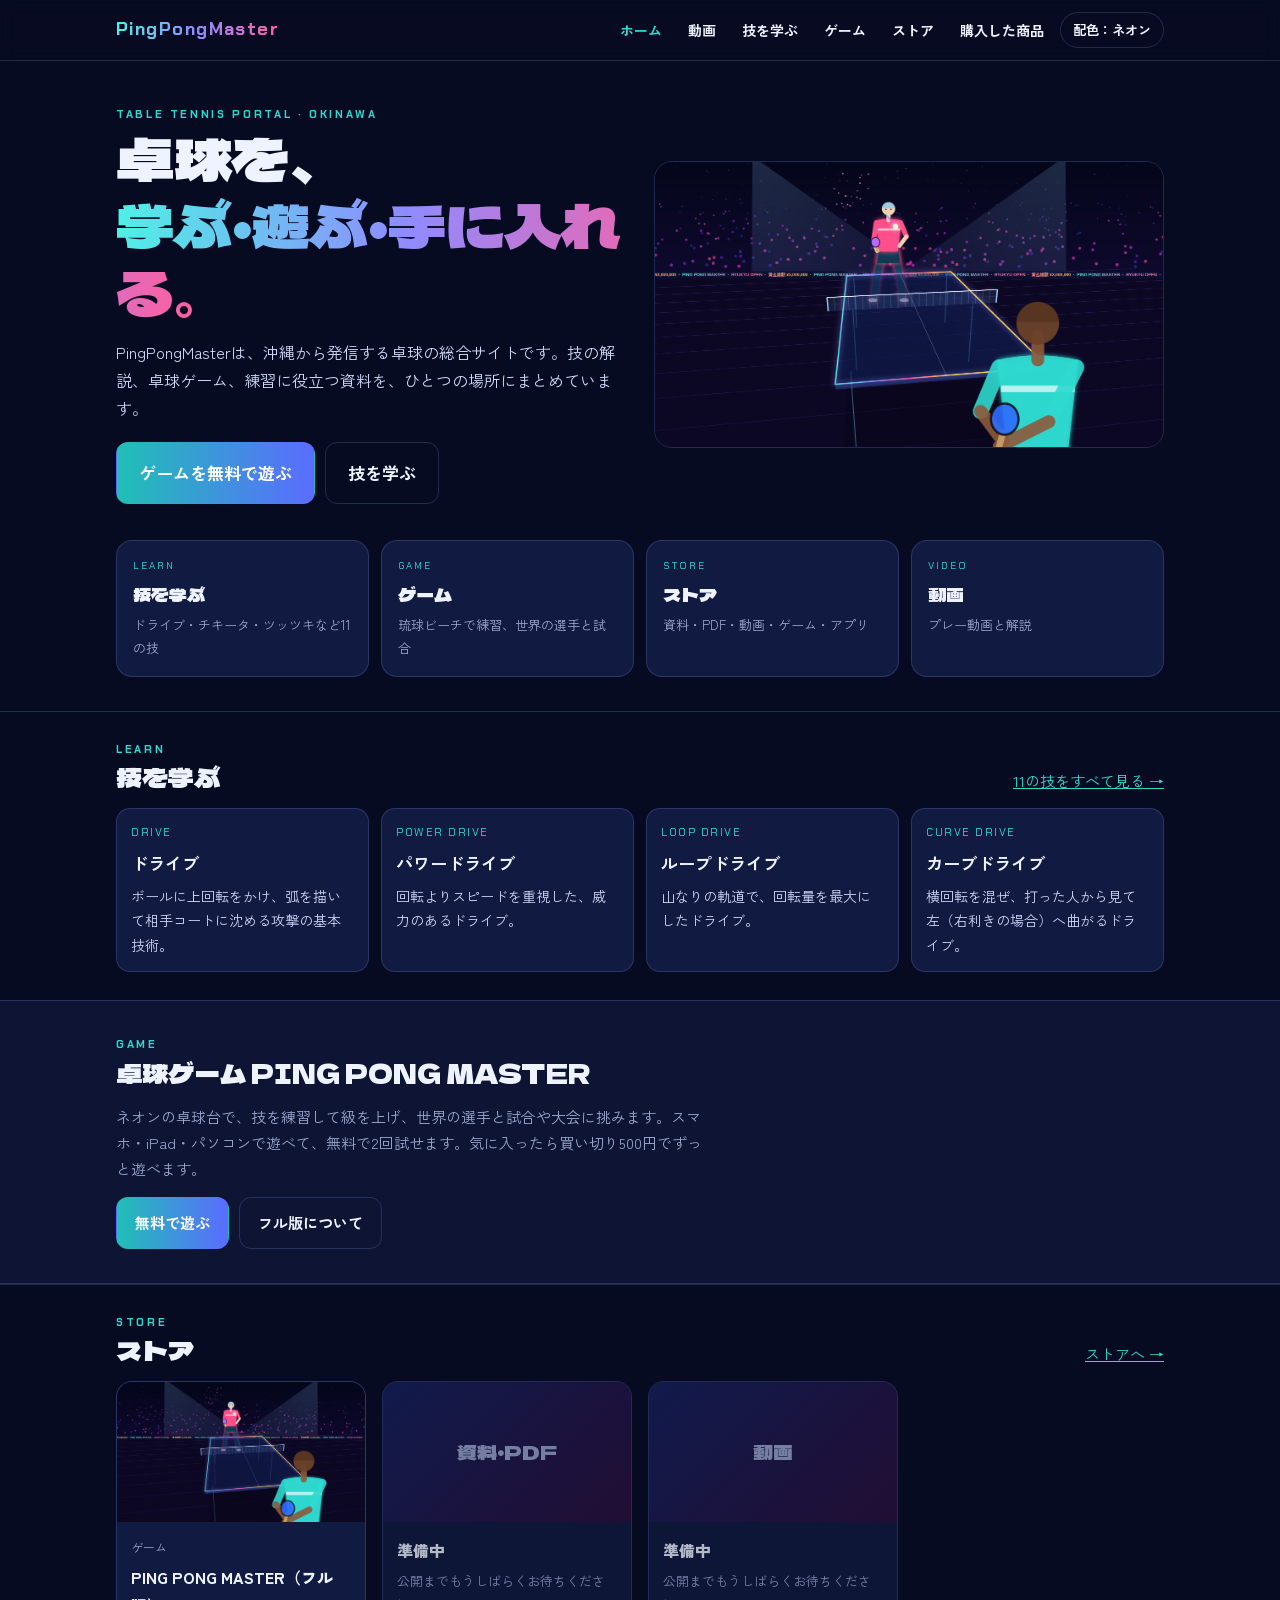
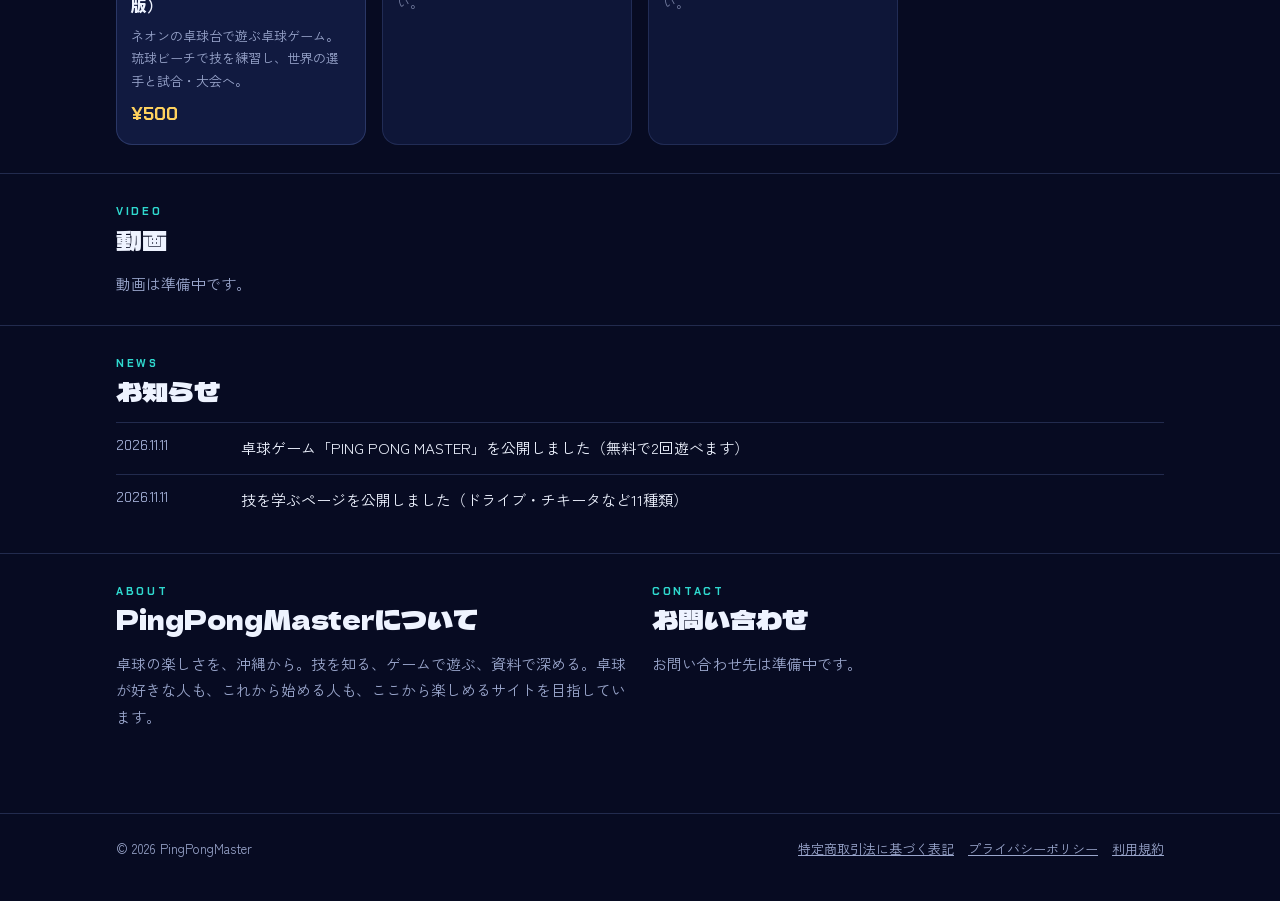
<file: index.html>
<!doctype html>
<html lang="ja" data-root="">
<head>
<meta charset="utf-8">
<meta name="viewport" content="width=device-width,initial-scale=1,viewport-fit=cover">
<title>PingPongMaster｜沖縄から発信する卓球の総合サイト</title>
<meta name="description" content="卓球の技の解説、卓球ゲーム「PING PONG MASTER」、練習に役立つ資料をひとつにまとめた卓球の総合サイト。">
<meta property="og:title" content="PingPongMaster｜沖縄から発信する卓球の総合サイト">
<meta property="og:description" content="卓球の技の解説、卓球ゲーム「PING PONG MASTER」、練習に役立つ資料をひとつにまとめた卓球の総合サイト。">
<meta property="og:image" content="assets/ppm-cover.png">
<meta name="theme-color" content="#070b22">
<link rel="icon" href="game/icon-192.png">
<link rel="preconnect" href="https://fonts.googleapis.com">
<link rel="stylesheet" href="https://fonts.googleapis.com/css2?family=Chakra+Petch:wght@500;700&family=Dela+Gothic+One&family=Zen+Kaku+Gothic+New:wght@500;700;900&display=swap">
<link rel="stylesheet" href="style.css">
<script src="config.js"></script>
<script src="shop.js"></script>
</head>
<body>
<main>
  <div class="wrap">
    <section class="portal-hero">
      <div>
        <div class="eyebrow">TABLE TENNIS PORTAL · OKINAWA</div>
        <h1>卓球を、<br><span>学ぶ・遊ぶ・手に入れる。</span></h1>
        <p class="lead" id="tagline">PingPongMasterは、沖縄から発信する卓球の総合サイトです。技の解説、卓球ゲーム、練習に役立つ資料を、ひとつの場所にまとめています。</p>
        <div class="row"><a class="btn pri big" href="game/">ゲームを無料で遊ぶ</a><a class="btn big" href="learn.html">技を学ぶ</a></div>
      </div>
      <a class="shot" style="padding:0;display:block;border-radius:18px;overflow:hidden;border:1px solid var(--line)" href="game/"><img src="assets/ppm-cover.png" alt="卓球ゲームPING PONG MASTERの画面。ネオンの卓球台で2人の選手が打ち合っている" width="1200" height="675"></a>
    </section>
    <nav class="hub" aria-label="コンテンツ">
      <a href="learn.html"><small>LEARN</small><b>技を学ぶ</b><span>ドライブ・チキータ・ツッツキなど11の技</span></a>
      <a href="game/"><small>GAME</small><b>ゲーム</b><span>琉球ビーチで練習、世界の選手と試合</span></a>
      <a href="store.html"><small>STORE</small><b>ストア</b><span>資料・PDF・動画・ゲーム・アプリ</span></a>
      <a href="#videos"><small>VIDEO</small><b>動画</b><span>プレー動画と解説</span></a>
    </nav>
  </div>

  <section class="block" style="margin-top:34px">
    <div class="wrap">
      <div class="sec-head"><div><div class="eyebrow">LEARN</div><h2>技を学ぶ</h2></div><a href="learn.html">11の技をすべて見る →</a></div>
      <div class="techs" id="techPick"></div>
    </div>
  </section>

  <section class="block band">
    <div class="wrap" style="padding-block:6px">
      <div class="sec-head"><div><div class="eyebrow">GAME</div><h2>卓球ゲーム PING PONG MASTER</h2></div></div>
      <p class="muted" style="margin:0 0 14px;max-width:40em">ネオンの卓球台で、技を練習して級を上げ、世界の選手と試合や大会に挑みます。スマホ・iPad・パソコンで遊べて、無料で2回試せます。気に入ったら買い切り500円でずっと遊べます。</p>
      <div class="row"><a class="btn pri" href="game/">無料で遊ぶ</a><a class="btn" href="item.html?id=ppm-game">フル版について</a></div>
    </div>
  </section>

  <section class="block">
    <div class="wrap">
      <div class="sec-head"><div><div class="eyebrow">STORE</div><h2>ストア</h2></div><a href="store.html">ストアへ →</a></div>
      <div class="grid" id="pick"></div>
    </div>
  </section>

  <section class="block" id="videos">
    <div class="wrap">
      <div class="sec-head"><div><div class="eyebrow">VIDEO</div><h2>動画</h2></div></div>
      <div id="videoBox"></div>
    </div>
  </section>

  <section class="block">
    <div class="wrap">
      <div class="sec-head"><div><div class="eyebrow">NEWS</div><h2>お知らせ</h2></div></div>
      <div class="news" id="news"></div>
    </div>
  </section>

  <section class="block">
    <div class="wrap" style="display:grid;grid-template-columns:minmax(0,1fr) minmax(0,1fr);gap:24px" id="aboutGrid">
      <div><div class="eyebrow">ABOUT</div><h2>PingPongMasterについて</h2><p class="muted">卓球の楽しさを、沖縄から。技を知る、ゲームで遊ぶ、資料で深める。卓球が好きな人も、これから始める人も、ここから楽しめるサイトを目指しています。</p></div>
      <div><div class="eyebrow">CONTACT</div><h2>お問い合わせ</h2><p class="muted" id="contact">準備中です。</p><div class="social" id="social"></div></div>
    </div>
  </section>
</main>
<script>
(async()=>{
  const {esc,yen,products,CATS,S}=STORE;
  const r=await fetch('techs.json').then(r=>r.json()).catch(()=>[]);
  document.getElementById('techPick').innerHTML=r.slice(0,4).map(t=>`<div class="tech"><span class="k">${esc(t.en)}</span><b>${esc(t.name)}</b><p>${esc(t.what)}</p></div>`).join('');
  const list=await products();
  const show=list.slice(0,3);
  const soon=['document','video','app'].filter(c=>!list.some(p=>p.category===c)).slice(0,Math.max(0,3-show.length));
  document.getElementById('pick').innerHTML=show.map(p=>`<a class="card" href="item.html?id=${encodeURIComponent(p.id)}"><div class="img">${p.image?`<img src="${esc(p.image)}" alt="" loading="lazy">`:''}</div><div class="body"><span class="cat">${esc(CATS[p.category]||'')}</span><span class="t">${esc(p.title)}</span><span class="muted" style="font-size:13px">${esc(p.short||'')}</span><span class="p">${p.price?yen(p.price):'無料'}</span></div></a>`).concat(soon.map(c=>`<div class="card soon"><div class="img">${esc(CATS[c])}</div><div class="body"><span class="t">準備中</span><span class="muted" style="font-size:13px">公開までもうしばらくお待ちください。</span></div></div>`)).join('');
  document.getElementById('videoBox').innerHTML=S.youtubeUrl?`<p class="muted" style="margin:0 0 12px">プレー動画や技の解説をYouTubeで公開しています。</p><a class="btn pri" href="${esc(S.youtubeUrl)}" target="_blank" rel="noopener">YouTubeで見る</a>`:'<p class="muted" style="margin:0">動画は準備中です。</p>';
  document.getElementById('news').innerHTML=(S.news||[]).map(n=>{const inner=`<time datetime="${esc(n.date)}">${esc(String(n.date).replace(/-/g,'.'))}</time><span>${esc(n.title)}</span>`;return n.url?`<a href="${esc(n.url)}">${inner}</a>`:`<div>${inner}</div>`}).join('')||'<p class="muted">お知らせはまだありません。</p>';
  document.getElementById('contact').textContent=S.email?('メール：'+S.email):'お問い合わせ先は準備中です。';
  document.getElementById('social').innerHTML=[['lineUrl','LINEで友だち追加','line'],['youtubeUrl','YouTube',''],['xUrl','X',''],['instagramUrl','Instagram','']].filter(([k])=>S[k]).map(([k,t,c])=>`<a class="btn ${c}" href="${esc(S[k])}" target="_blank" rel="noopener">${t}</a>`).join('');
  const g=document.getElementById('aboutGrid');const mq=matchMedia('(max-width:760px)');const f=()=>g.style.gridTemplateColumns=mq.matches?'1fr':'minmax(0,1fr) minmax(0,1fr)';f();mq.addEventListener&&mq.addEventListener('change',f);
})();
</script>
</body>
</html>
</file>
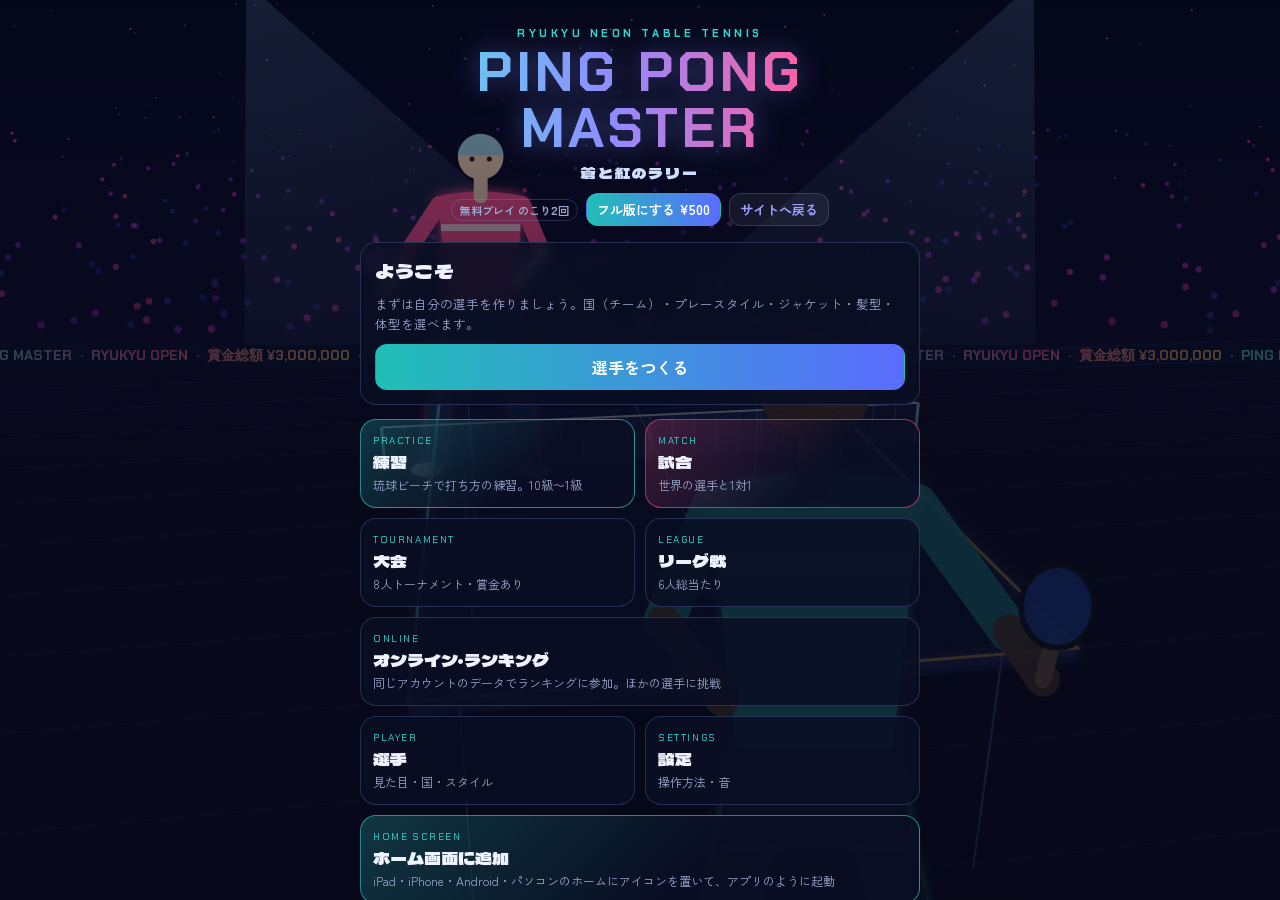
<file: game/index.html>
<!doctype html>
<html lang="ja">
<head>
<meta charset="utf-8">
<meta name="viewport" content="width=device-width,initial-scale=1,viewport-fit=cover,user-scalable=no">
<meta name="theme-color" content="#060918">
<meta name="description" content="ネオンの卓球台で遊ぶ卓球ゲーム。琉球ビーチで技を練習し、世界の選手と試合・大会へ。">
<meta name="apple-mobile-web-app-capable" content="yes">
<meta name="mobile-web-app-capable" content="yes">
<meta name="apple-mobile-web-app-status-bar-style" content="black-translucent">
<meta name="apple-mobile-web-app-title" content="PING PONG">
<link rel="manifest" href="manifest.webmanifest">
<link rel="icon" href="icon-192.png">
<link rel="apple-touch-icon" href="icon-192.png">
<script>window.PPM_STANDALONE=true;window.PPM_URL=location.href.split('#')[0];</script>
<style>:root{padding-top:env(safe-area-inset-top,0px);padding-bottom:env(safe-area-inset-bottom,0px)}body{margin:0}</style>
</head>
<body>
<title>PING PONG MASTER</title>
<link rel="preconnect" href="https://fonts.googleapis.com">
<link rel="stylesheet" href="https://fonts.googleapis.com/css2?family=Chakra+Petch:wght@500;700&family=Dela+Gothic+One&family=Zen+Kaku+Gothic+New:wght@500;700;900&display=swap">
<style>
/* Layout: full-screen game canvas; HUD pinned to edges; menus float as centered panels over a live demo rally. Single committed neon-night look. */
:root{
  color-scheme:dark;
  --ink:#eef3ff; --muted:#9aa6cc; --panel:rgba(10,14,36,.86); --panel-2:rgba(255,255,255,.06); --line:rgba(140,170,255,.22);
  --ao:#2fd9cf; --beni:#ff4f8b; --gold:#ffd25e; --ok:#4fe39a; --bad:#ff6b6b;
  --f-disp:"Dela Gothic One","Zen Kaku Gothic New","Hiragino Sans",sans-serif;
  --f-body:"Zen Kaku Gothic New","Hiragino Sans","Noto Sans JP",sans-serif;
  --f-num:"Chakra Petch","Zen Kaku Gothic New",ui-monospace,sans-serif;
}
*{box-sizing:border-box}
[hidden]{display:none!important}
html,body{height:100%;overflow:hidden}
body{background:#060918;color:var(--ink);font-family:var(--f-body);-webkit-user-select:none;user-select:none;-webkit-tap-highlight-color:transparent}
#app{position:fixed;inset:0;overflow:hidden}
#cv{position:absolute;inset:0;width:100%;height:100%;display:block;touch-action:none}
button{font:inherit;color:inherit;cursor:pointer}
button:focus-visible,select:focus-visible,input:focus-visible{outline:2px solid var(--ao);outline-offset:2px}

/* HUD */
.hud{position:absolute;inset:0;pointer-events:none}
.topbar{position:absolute;top:calc(env(safe-area-inset-top,0px) + 10px);left:max(12px,env(safe-area-inset-left,0px));right:max(12px,env(safe-area-inset-right,0px));display:flex;align-items:flex-start;justify-content:space-between;gap:8px}
.iconbtn{pointer-events:auto;width:40px;height:40px;border-radius:12px;border:1px solid var(--line);background:var(--panel);font-size:16px;display:grid;place-items:center}
.board{display:flex;flex-direction:column;align-items:center;gap:4px}
.score{display:flex;align-items:center;gap:10px;padding:6px 14px;border-radius:12px;border:1px solid var(--line);background:var(--panel);font-family:var(--f-num);font-weight:700}
.score .nm{font-size:12px;letter-spacing:.08em;max-width:6.5em;overflow:hidden;text-overflow:ellipsis;white-space:nowrap}
.score b{font-size:24px;min-width:1.3em;text-align:center;font-variant-numeric:tabular-nums}
.score i{color:var(--muted);font-style:normal}
.pips{display:flex;gap:10px;font-family:var(--f-num);font-size:11px;color:var(--muted)}
.modetag{font-family:var(--f-num);font-size:11px;letter-spacing:.12em;color:var(--muted);text-align:right;padding-top:4px;max-width:9em}
.headline{position:absolute;left:0;right:0;top:18%;text-align:center;transition:opacity .35s,transform .35s;opacity:0;transform:translateY(8px)}
.headline.show{opacity:1;transform:none}
.headline h2{margin:0;font-family:var(--f-disp);font-weight:400;font-size:clamp(28px,8vw,52px);letter-spacing:.04em;text-shadow:0 0 18px rgba(80,200,255,.55),0 2px 0 rgba(0,0,0,.6)}
.headline small{display:block;margin-top:2px;font-family:var(--f-num);font-weight:700;letter-spacing:.2em;font-size:12px;color:var(--ao)}
.caption{position:absolute;left:max(12px,env(safe-area-inset-left,0px));right:max(12px,env(safe-area-inset-right,0px));bottom:calc(env(safe-area-inset-bottom,0px) + 74px);max-width:520px;margin:0 auto;background:var(--panel);border:1px solid var(--line);border-radius:12px;padding:8px 12px;transition:opacity .3s}
.caption small{font-family:var(--f-num);font-size:10px;letter-spacing:.14em;color:var(--muted)}
.caption p{margin:2px 0 0;font-weight:700;font-size:14px}
.techbar{position:absolute;left:0;right:0;bottom:calc(env(safe-area-inset-bottom,0px) + 10px);padding-left:max(10px,env(safe-area-inset-left,0px));padding-right:max(10px,env(safe-area-inset-right,0px));display:flex;gap:6px;overflow-x:auto;pointer-events:auto;scrollbar-width:none}
.techbar::-webkit-scrollbar{display:none}
.techbar button{flex:none;border:1px solid var(--line);background:var(--panel);border-radius:12px;padding:8px 11px;font-weight:700;font-size:13px;white-space:nowrap}
.techbar button small{display:block;font-family:var(--f-num);font-size:9px;color:var(--muted);letter-spacing:.08em}
.techbar button[aria-pressed="true"]{border-color:var(--ao);background:rgba(47,217,207,.18);box-shadow:0 0 12px rgba(47,217,207,.35)}
.techbar button.req{border-color:var(--gold)}
.drillhud{position:absolute;right:max(12px,env(safe-area-inset-right,0px));top:calc(env(safe-area-inset-top,0px) + 60px);background:var(--panel);border:1px solid var(--line);border-radius:12px;padding:8px 12px;font-family:var(--f-num);font-size:12px;text-align:right}
.drillhud b{font-size:20px}
.pop{position:absolute;transform:translate(-50%,-50%);font-family:var(--f-num);font-weight:700;font-size:15px;letter-spacing:.06em;pointer-events:none;text-shadow:0 0 10px currentColor,0 1px 0 #000;white-space:nowrap;animation:pop 1s ease-out forwards}
.pop small{display:block;font-family:var(--f-body);font-size:12px;color:#fff;text-align:center}
@keyframes pop{from{opacity:1;transform:translate(-50%,-50%) scale(1.15)}to{opacity:0;transform:translate(-50%,-120%) scale(1)}}
@media (prefers-reduced-motion:reduce){.pop{animation-duration:1.4s}.headline{transition:none}}

/* Screens */
.screen{position:absolute;inset:0;overflow-y:auto;display:flex;justify-content:center;align-items:flex-start;padding-top:calc(env(safe-area-inset-top,0px) + 18px);padding-bottom:calc(env(safe-area-inset-bottom,0px) + 24px);padding-left:max(16px,env(safe-area-inset-left,0px));padding-right:max(16px,env(safe-area-inset-right,0px));background:linear-gradient(180deg,rgba(6,9,24,.35),rgba(6,9,24,.82) 55%)}
.sheet{width:100%;max-width:560px;display:flex;flex-direction:column;gap:14px}
.brand{text-align:center;padding-block:8px 2px}
.brand .eyebrow{font-family:var(--f-num);font-weight:700;letter-spacing:.32em;font-size:11px;color:var(--ao)}
.brand h1{margin:4px 0 0;font-family:var(--f-num);font-weight:700;font-size:clamp(34px,10vw,56px);letter-spacing:.06em;line-height:1;background:linear-gradient(90deg,#4ff0e6,#8f8bff 45%,#ff5fa2 80%,#ffd25e);-webkit-background-clip:text;background-clip:text;color:transparent;filter:drop-shadow(0 0 14px rgba(120,140,255,.45))}
.brand p{margin:6px 0 0;font-family:var(--f-disp);font-size:15px;letter-spacing:.12em;color:#cfe0ff}
.card{background:var(--panel);border:1px solid var(--line);border-radius:16px;padding:14px;display:flex;flex-direction:column;gap:10px;backdrop-filter:blur(6px);-webkit-backdrop-filter:blur(6px)}
.card h2{margin:0;font-family:var(--f-disp);font-weight:400;font-size:19px;letter-spacing:.03em}
.card h3{margin:0;font-size:14px}
.hint{margin:0;font-size:12.5px;color:var(--muted);line-height:1.6}
.me{display:grid;grid-template-columns:64px minmax(0,1fr);gap:12px;align-items:center}
.me canvas{width:64px;height:84px;border-radius:12px;background:rgba(255,255,255,.05)}
.me .nm{font-weight:900;font-size:17px;overflow:hidden;text-overflow:ellipsis;white-space:nowrap}
.me .stats{display:flex;flex-wrap:wrap;gap:4px 12px;font-family:var(--f-num);font-size:12px;color:var(--muted)}
.me .stats b{color:var(--ink);font-size:14px}
.xpbar{height:6px;border-radius:3px;background:rgba(255,255,255,.1);overflow:hidden}
.xpbar i{display:block;height:100%;background:linear-gradient(90deg,var(--ao),#8f8bff)}
.menu{display:grid;grid-template-columns:1fr 1fr;gap:10px}
.mbtn{border:1px solid var(--line);background:var(--panel);border-radius:16px;padding:14px 12px;text-align:left;display:flex;flex-direction:column;gap:2px;min-height:84px}
.mbtn b{font-family:var(--f-disp);font-weight:400;font-size:17px}
.mbtn span{font-size:12px;color:var(--muted)}
.mbtn small{font-family:var(--f-num);font-size:10px;letter-spacing:.16em;color:var(--ao)}
.mbtn.wide{grid-column:1/-1}
.mbtn.hot{border-color:rgba(255,79,139,.6);background:linear-gradient(135deg,rgba(255,79,139,.22),rgba(10,14,36,.86) 60%)}
.mbtn.sea{border-color:rgba(47,217,207,.6);background:linear-gradient(135deg,rgba(47,217,207,.22),rgba(10,14,36,.86) 60%)}
.row{display:flex;gap:8px;flex-wrap:wrap;align-items:center}
.btn{border:1px solid var(--line);background:var(--panel-2);border-radius:12px;padding:10px 14px;font-weight:700}
.btn.pri{background:linear-gradient(90deg,#20bfb6,#5a6cff);border-color:transparent;color:#fff}
.btn.sm{padding:6px 10px;font-size:13px}
.btn:disabled{opacity:.45;cursor:default}
.back{align-self:flex-start}
.list{display:flex;flex-direction:column;gap:8px}
.item{display:grid;grid-template-columns:minmax(0,1fr) auto;gap:4px 10px;align-items:center;border:1px solid var(--line);background:var(--panel-2);border-radius:12px;padding:10px 12px;text-align:left}
.item .t{font-weight:900;overflow:hidden;text-overflow:ellipsis;white-space:nowrap}
.item .s{font-size:12px;color:var(--muted);display:flex;gap:8px;flex-wrap:wrap;align-items:center}
.item .r{grid-row:1/3;grid-column:2;display:flex;gap:6px;align-items:center}
.kyu{font-family:var(--f-num);font-weight:700;font-size:12px;padding:3px 9px;border-radius:99px;border:1px solid var(--line);white-space:nowrap}
.kyu.done{border-color:var(--ok);color:var(--ok)}
.kyu.master{border-color:var(--gold);color:var(--gold)}
.levels{display:grid;grid-template-columns:repeat(5,1fr);gap:6px}
.levels button{border:1px solid var(--line);background:var(--panel-2);border-radius:10px;padding:8px 0;font-family:var(--f-num);font-weight:700;font-size:13px}
.levels button.clear{border-color:var(--ok);color:var(--ok)}
.levels button:disabled{opacity:.3}
.seg{display:flex;gap:6px;flex-wrap:wrap}
.seg button{border:1px solid var(--line);background:var(--panel-2);border-radius:10px;padding:7px 11px;font-size:13px;font-weight:700}
.seg button[aria-pressed="true"]{border-color:var(--ao);background:rgba(47,217,207,.18)}
.swatches{display:flex;gap:8px;flex-wrap:wrap}
.swatches button{width:32px;height:32px;border-radius:50%;border:2px solid transparent}
.swatches button[aria-pressed="true"]{border-color:#fff;box-shadow:0 0 0 2px var(--ao)}
label.f,div.f{display:flex;flex-direction:column;gap:5px;font-size:12px;font-weight:700;color:var(--muted)}
input[type=text],select{font:inherit;font-size:15px;color:var(--ink);background:rgba(255,255,255,.07);border:1px solid var(--line);border-radius:10px;padding:9px 10px;width:100%;min-width:0}
select option{background:#0d1230}
.editor{display:grid;grid-template-columns:150px minmax(0,1fr);gap:14px;align-items:start}
@media (max-width:480px){.editor{grid-template-columns:1fr}.editor .pv{justify-self:center}}
.pv canvas{width:150px;height:200px;border-radius:14px;background:radial-gradient(circle at 50% 30%,rgba(47,217,207,.18),rgba(255,255,255,.03))}
.statgrid{display:grid;grid-template-columns:auto minmax(0,1fr);gap:4px 10px;font-size:12px;align-items:center}
.statgrid i{display:block;height:6px;border-radius:3px;background:linear-gradient(90deg,var(--ao),#8f8bff)}
table.tbl{width:100%;border-collapse:collapse;font-size:13px}
.tbl th,.tbl td{padding:6px 4px;border-bottom:1px solid var(--line);text-align:left}
.tbl th{font-size:11px;color:var(--muted);font-weight:700}
.tbl td.n{font-family:var(--f-num);text-align:right;font-variant-numeric:tabular-nums}
.tbl tr.me td{color:var(--ao);font-weight:900}
.tblwrap{overflow-x:auto}
.bracket{display:grid;grid-template-columns:repeat(3,minmax(0,1fr));gap:8px;font-size:12px}
.bracket .col{display:flex;flex-direction:column;gap:6px;justify-content:space-around}
.bracket .m{border:1px solid var(--line);border-radius:10px;padding:6px 8px;background:var(--panel-2)}
.bracket .m div{display:flex;justify-content:space-between;gap:4px;overflow:hidden;white-space:nowrap}
.bracket .m .w{color:var(--ok);font-weight:900}
.bracket .m .me{color:var(--ao)}
.result h2{font-size:26px}
.big{font-family:var(--f-num);font-weight:700;font-size:40px;text-align:center;letter-spacing:.06em}
.chip{font-family:var(--f-num);font-size:11px;font-weight:700;padding:2px 8px;border-radius:99px;border:1px solid var(--line);color:var(--muted)}
.chip.cpu{color:#b9a7ff;border-color:rgba(185,167,255,.5)}
.chip.on{color:var(--ok);border-color:rgba(79,227,154,.5)}
.status{font-size:13px;color:var(--muted);min-height:1.3em}
.flag{font-size:16px}
.ctlhelp{display:grid;grid-template-columns:auto minmax(0,1fr);gap:6px 12px;font-size:13px}
.ctlhelp b{font-family:var(--f-num);color:var(--ao)}
</style>

<div id="app">
  <canvas id="cv" aria-label="卓球コート"></canvas>
  <div class="hud" id="hud">
    <div class="topbar">
      <button class="iconbtn" id="pauseBtn" aria-label="一時停止" hidden>Ⅱ</button>
      <div class="board" id="board" hidden>
        <div class="score"><span class="nm" id="pName">AO</span><b id="pScore">0</b><i>-</i><b id="oScore">0</b><span class="nm" id="oName">BENI</span></div>
        <div class="pips" id="pips"></div>
      </div>
      <div class="modetag" id="modeTag"></div>
    </div>
    <div class="drillhud" id="drillHud" hidden></div>
    <div class="headline" id="headline"><h2 id="hlBig"></h2><small id="hlSub"></small></div>
    <div class="caption" id="caption" hidden><small id="capWho">COACH</small><p id="capText"></p></div>
    <div class="techbar" id="techbar" hidden></div>
  </div>
  <div id="pops" class="hud"></div>
  <div class="screen" id="screen"><div class="sheet" id="sheet"></div></div>
</div>

<script>
"use strict";
const $=s=>document.querySelector(s);
const clamp=(v,a,b)=>Math.max(a,Math.min(b,v));
const lerp=(a,b,t)=>a+(b-a)*t;
function gauss(){let u=0,v=0;while(!u)u=Math.random();while(!v)v=Math.random();return Math.sqrt(-2*Math.log(u))*Math.cos(2*Math.PI*v)}
function hashStr(s){let h=2166136261;for(const c of s){h^=c.charCodeAt(0);h=Math.imul(h,16777619)}return h>>>0}
function rng(seed){let a=seed>>>0;return()=>{a=a+0x6D2B79F5|0;let t=Math.imul(a^a>>>15,1|a);t=t+Math.imul(t^t>>>7,61|t)^t;return((t^t>>>14)>>>0)/4294967296}}
const esc=s=>String(s).replace(/[&<>"]/g,c=>({'&':'&amp;','<':'&lt;','>':'&gt;','"':'&quot;'}[c]));

/* ================= data ================= */
const REST=.8,GRAV=9.8,KM=3.2,KS=2.0,TH=0.76,TL=1.37,TW=0.7625,NET=0.1525,BR=0.02;
const TECHS=[
  {id:'drive',name:'ドライブ',en:'DRIVE',spd:4.6,top:1.0,side:0,depth:.95,err:.10},
  {id:'power',name:'パワードライブ',en:'POWER',spd:6.0,top:1.25,side:0,depth:1.05,err:.16},
  {id:'loop',name:'ループドライブ',en:'LOOP',spd:3.2,top:1.7,side:0,depth:.95,err:.09},
  {id:'curve',name:'カーブドライブ',en:'CURVE',spd:4.4,top:.9,side:1.3,depth:.92,err:.13},
  {id:'shoot',name:'シュートドライブ',en:'SHOOT',spd:4.4,top:.9,side:-1.3,depth:.92,err:.13},
  {id:'smash',name:'スマッシュ',en:'SMASH',spd:7.2,top:.15,side:0,depth:1.0,err:.11},
  {id:'counter',name:'カウンター',en:'COUNTER',spd:5.8,top:.9,side:0,depth:1.0,err:.13},
  {id:'block',name:'ブロック',en:'BLOCK',spd:4.0,top:.15,side:0,depth:.88,err:.07},
  {id:'chiquita',name:'チキータ',en:'CHIQUITA',spd:4.4,top:1.0,side:.7,depth:.95,err:.11},
  {id:'tsutsuki',name:'ツッツキ',en:'PUSH',spd:3.3,top:-1.0,side:0,depth:.75,err:.09},
  {id:'cut',name:'カット',en:'CHOP',spd:2.9,top:-1.4,side:0,depth:1.05,err:.10},
];
const TECH=Object.fromEntries(TECHS.map(t=>[t.id,t]));
const DRILLS=[
  {id:'fdrive',name:'フォアドライブ',tech:'drive',side:'fore',feed:'top',tip:'フォア側に来る上回転を、ボールが跳ねて一番高いところで打ちます。'},
  {id:'bdrive',name:'バックドライブ',tech:'drive',side:'back',feed:'top',tip:'バック側（左）に来るボールを、体の前で打ちます。'},
  {id:'power',name:'パワードライブ',tech:'power',side:'fore',feed:'top',tip:'速くて強いドライブ。タイミングがずれるとミスしやすい技です。'},
  {id:'loop',name:'ループドライブ',tech:'loop',side:'fore',feed:'back',tip:'下回転のボールを、山なりの強い上回転で持ち上げます。'},
  {id:'curve',name:'カーブドライブ',tech:'curve',side:'fore',feed:'top',tip:'相手から見て外へ曲がっていくドライブ。'},
  {id:'shoot',name:'シュートドライブ',tech:'shoot',side:'fore',feed:'top',tip:'カーブと逆に曲がるドライブ。'},
  {id:'smash',name:'スマッシュ',tech:'smash',side:'any',feed:'lob',tip:'高く浮いたボールを上から叩きつけます。低いボールでは使えません。'},
  {id:'counter',name:'カウンター',tech:'counter',side:'any',feed:'fast',tip:'相手の速いドライブの勢いを利用して打ち返します。'},
  {id:'block',name:'ブロック',tech:'block',side:'any',feed:'fast',tip:'速いボールにラケットを合わせて、確実に返します。'},
  {id:'chiquita',name:'チキータ',tech:'chiquita',side:'back',feed:'shortback',tip:'ネット際の短い下回転を、バックで横回転をかけて払います。'},
  {id:'tsutsuki',name:'ツッツキ',tech:'tsutsuki',side:'any',feed:'back',tip:'下回転のボールを、下回転で低く返します。'},
  {id:'cut',name:'カット',tech:'cut',side:'any',feed:'top',tip:'台から離れて、強い下回転で深く返す守備の技。'},
];
const COUNTRIES=[['JPN','日本','🇯🇵'],['CHN','中国','🇨🇳'],['KOR','韓国','🇰🇷'],['TPE','台湾','🇹🇼'],['HKG','香港','🇭🇰'],['GER','ドイツ','🇩🇪'],['SWE','スウェーデン','🇸🇪'],['FRA','フランス','🇫🇷'],['GBR','イギリス','🇬🇧'],['POR','ポルトガル','🇵🇹'],['BRA','ブラジル','🇧🇷'],['USA','アメリカ','🇺🇸'],['EGY','エジプト','🇪🇬'],['NGR','ナイジェリア','🇳🇬'],['IND','インド','🇮🇳']];
const CMAP=Object.fromEntries(COUNTRIES.map(c=>[c[0],c]));
const flag=c=>(CMAP[c]||['','','🏳️'])[2];
const STYLES={
  drive:{name:'ドライブ型',desc:'ドライブ系の技が得意。パワーとスピン重視。',good:['drive','power','loop','curve','shoot'],stat:{power:5,spin:5,control:3,speed:3}},
  rush:{name:'前陣速攻型',desc:'台の近くで速く打つ。ブロック・カウンター・スマッシュが得意。',good:['block','counter','smash','chiquita'],stat:{power:4,spin:2,control:4,speed:5}},
  chop:{name:'カットマン',desc:'下回転で粘る守備型。カット・ツッツキが得意。',good:['cut','tsutsuki','block'],stat:{power:2,spin:5,control:5,speed:3}},
  all:{name:'オールラウンド',desc:'どの技も平均的に使える万能型。',good:[],stat:{power:4,spin:4,control:4,speed:4}}
};
const JACKETS=['#2fd9cf','#ff4f8b','#5a6cff','#ffd25e','#4fe39a','#ff8a3d','#b46bff','#f2f4ff','#1e2a5a','#e8324a'];
const PANTS=['#151a38','#0e3b52','#2b1238','#f2f4ff','#3a3f4f'];
const HAIRS={short:'ショート',spiky:'ツンツン',pony:'ポニーテール',bob:'ボブ',buzz:'坊主'};
const HAIRCOL=['#1d1a1a','#4a2c1a','#9a6a3a','#e8c66a','#e86a9a','#58c8ff','#f2f2f2'];
const SKINS=['#f6d2b4','#e9b48e','#c98b62','#8d5a3b'];
const BODIES={slim:'細身',std:'標準',big:'がっしり'};
const RUBBERS=['#e8324a','#2d6bff','#18b26a','#b46bff'];
const VENUES={beach:{name:'琉球ビーチ練習場',en:'RYUKYU BEACH'},arena:{name:'ネオンアリーナ',en:'NEON ARENA'}};
function randLook(seed){const r=rng(seed);const p=a=>a[Math.floor(r()*a.length)];return{jacket:p(JACKETS),pants:p(PANTS),hair:p(Object.keys(HAIRS)),hairColor:p(HAIRCOL),skin:p(SKINS),body:p(Object.keys(BODIES)),rubber:p(RUBBERS)}}
const ROSTER_SRC=[
  ['リー・ウェイ','CHN',1820,'drive'],['比嘉 ハルト','JPN',1680,'drive'],['チェン・ユー','CHN',1620,'rush'],['ルーカス・ベッカー','GER',1560,'drive'],
  ['宮城 ユイ','JPN',1520,'rush'],['パク・ジュン','KOR',1470,'drive'],['エリック・リンド','SWE',1420,'all'],['リン・ハオ','TPE',1360,'rush'],
  ['レオ・マルタン','FRA',1320,'chop'],['金城 ソウタ','JPN',1290,'all'],['ウォン・カイ','HKG',1250,'rush'],['キム・ソア','KOR',1220,'chop'],
  ['ガブリエル・ソウザ','BRA',1180,'drive'],['オマル・ハッサン','EGY',1150,'all'],['ディオゴ・メンデス','POR',1110,'rush'],['上原 ミク','JPN',1080,'chop'],
  ['アルジュン・ラオ','IND',1040,'all'],['チディ・オコロ','NGR',1000,'drive'],['ジェイク・ミラー','USA',960,'rush'],['オリバー・スミス','GBR',920,'all'],
  ['島袋 アオイ','JPN',880,'drive'],['新垣 タロウ','JPN',830,'all']
];
const ROSTER=ROSTER_SRC.map(([name,country,rating,style],i)=>({id:'cpu'+i,name,country,rating,style,look:randLook(hashStr(name)),cpu:true}));

/* ================= profile & save ================= */
const PKEY='ppm-profile-v1';
const DEF={v:1,char:{name:'プレイヤー',country:'JPN',style:'drive',jacket:'#2fd9cf',pants:'#151a38',hair:'short',hairColor:'#1d1a1a',skin:'#f6d2b4',body:'std',rubber:'#e8324a'},
  xp:0,rating:1000,money:0,grades:{},wins:0,losses:0,titles:0,ctrl:'auto',sound:true,fmt:'quick',created:false,updatedAt:0};
let PROF=JSON.parse(JSON.stringify(DEF));
try{const s=JSON.parse(localStorage.getItem(PKEY)||'null');if(s&&s.char)PROF=Object.assign(JSON.parse(JSON.stringify(DEF)),s,{char:Object.assign({},DEF.char,s.char)})}catch(e){}
const NET_={db:null,uid:null,mode:'local',ranking:[],unsub:null,saving:false,pending:false};
const lvOf=xp=>Math.floor((Math.sqrt(1+8*xp/100)-1)/2)+1;
const xpFor=lv=>100*(lv-1)*lv/2;
function saveLocal(){try{localStorage.setItem(PKEY,JSON.stringify(PROF))}catch(e){}}
let saveTimer=null;
function saveProfile(){PROF.updatedAt=Date.now();saveLocal();clearTimeout(saveTimer);saveTimer=setTimeout(pushRemote,700)}
async function pushRemote(){
  if(!NET_.db||!NET_.uid)return;
  if(NET_.saving){NET_.pending=true;return}
  NET_.saving=true;
  try{
    await NET_.db.doc('data/users/'+NET_.uid+'/profile').set(JSON.parse(JSON.stringify(PROF)));
    if(PROF.created){const c=PROF.char;await NET_.db.doc('ranking/'+NET_.uid).set({name:c.name,country:c.country,style:c.style,look:{jacket:c.jacket,pants:c.pants,hair:c.hair,hairColor:c.hairColor,skin:c.skin,body:c.body,rubber:c.rubber},level:lvOf(PROF.xp),rating:Math.round(PROF.rating),wins:PROF.wins,losses:PROF.losses,titles:PROF.titles,updatedAt:Date.now()})}
    NET_.mode='cloud';
  }catch(e){NET_.mode='local'}
  NET_.saving=false;if(NET_.pending){NET_.pending=false;pushRemote()}
}
const capP=n=>window.claude&&window.claude.use?window.claude.use(n).catch(()=>null):Promise.resolve(null);
async function initNet(){
  const[db,user]=await Promise.all([capP('db'),capP('user')]);
  let uid=null;try{uid=user?await user.id():null}catch(e){}
  if(!db||!uid){NET_.mode='local';if(SCREEN==='online')showOnline();return}
  NET_.db=db;NET_.uid=uid;
  try{
    const snap=await db.doc('data/users/'+uid+'/profile').get();
    if(snap.exists){const r=snap.data();if(r&&r.char&&(r.updatedAt||0)>(PROF.updatedAt||0)){PROF=Object.assign(JSON.parse(JSON.stringify(DEF)),JSON.parse(JSON.stringify(r)));PROF.char=Object.assign({},DEF.char,PROF.char);saveLocal();if(SCREEN==='title')showTitle()}}
    NET_.mode='cloud';
    if((PROF.updatedAt||0)>0)pushRemote();
  }catch(e){NET_.mode='local'}
  try{NET_.unsub=db.collection('ranking').orderBy('rating','desc').limit(100).onSnapshot(s=>{NET_.ranking=s.docs.map(d=>Object.assign({id:d.id},d.data()));if(SCREEN==='online')renderRanking()},()=>{})}catch(e){}
  if(SCREEN==='online')showOnline();
}

/* ================= audio ================= */
const AU={ctx:null};
function audio(){
  if(!PROF.sound)return null;
  try{if(navigator.audioSession)navigator.audioSession.type='playback'}catch(e){}
  if(!AU.ctx){try{AU.ctx=new(window.AudioContext||window.webkitAudioContext)();AU.out=AU.ctx.createGain();AU.out.gain.value=.6;AU.out.connect(AU.ctx.destination);
    const n=AU.ctx.sampleRate;AU.noise=AU.ctx.createBuffer(1,n,n);const d=AU.noise.getChannelData(0);for(let i=0;i<n;i++)d[i]=Math.random()*2-1}catch(e){return null}}
  if(AU.ctx.state==='suspended')AU.ctx.resume();
  return AU.ctx;
}
function sfx(kind,vol){
  const c=AU.ctx;if(!c||!PROF.sound||c.state!=='running')return;const t=c.currentTime;vol=vol==null?1:vol;
  const tone=(f,d,g,type)=>{const o=c.createOscillator(),e=c.createGain();o.type=type||'sine';o.frequency.setValueAtTime(f,t);o.frequency.exponentialRampToValueAtTime(f*.6,t+d);e.gain.setValueAtTime(g*vol,t);e.gain.exponentialRampToValueAtTime(.0001,t+d);o.connect(e);e.connect(AU.out);o.start(t);o.stop(t+d+.02)};
  const nz=(f,d,g,q)=>{const s=c.createBufferSource();s.buffer=AU.noise;const bp=c.createBiquadFilter();bp.type='bandpass';bp.frequency.value=f;bp.Q.value=q||1;const e=c.createGain();e.gain.setValueAtTime(g*vol,t);e.gain.exponentialRampToValueAtTime(.0001,t+d);s.connect(bp);bp.connect(e);e.connect(AU.out);s.start(t,Math.random()*.5);s.stop(t+d+.02)};
  if(kind==='hit'){nz(2600,.05,.9,1.2);tone(1100,.06,.35,'triangle')}
  else if(kind==='smash'){nz(1800,.09,1.2,.8);tone(700,.1,.5,'square')}
  else if(kind==='bounce'){tone(1500,.035,.35,'sine');nz(3500,.02,.25,2)}
  else if(kind==='net'){tone(180,.12,.5,'triangle')}
  else if(kind==='point'){tone(880,.18,.18,'sine');setTimeout(()=>sfx('chime2',vol),110)}
  else if(kind==='chime2'){tone(1320,.25,.16,'sine')}
  else if(kind==='cheer'){const s=c.createBufferSource();s.buffer=AU.noise;const bp=c.createBiquadFilter();bp.type='bandpass';bp.frequency.value=900;bp.Q.value=.4;const e=c.createGain();e.gain.setValueAtTime(.0001,t);e.gain.linearRampToValueAtTime(.35*vol,t+.25);e.gain.exponentialRampToValueAtTime(.0001,t+1.6);s.connect(bp);bp.connect(e);e.connect(AU.out);s.start(t);s.stop(t+1.7)}
  else if(kind==='miss'){tone(300,.2,.25,'sawtooth')}
}

/* ================= camera & projection ================= */
const cv=$('#cv'),ctx=cv.getContext('2d');
let W=0,H=0,DPR=1,FOC=500,CY=0;const CAM={p:[0,2.3,4],t:[0,.6,-.4]};let CF,CR,CU;
const sub=(a,b)=>[a[0]-b[0],a[1]-b[1],a[2]-b[2]],nrm=a=>{const l=Math.hypot(...a);return[a[0]/l,a[1]/l,a[2]/l]},crs=(a,b)=>[a[1]*b[2]-a[2]*b[1],a[2]*b[0]-a[0]*b[2],a[0]*b[1]-a[1]*b[0]];
function resize(){
  DPR=Math.min(2,window.devicePixelRatio||1);W=cv.clientWidth||innerWidth;H=cv.clientHeight||innerHeight;
  cv.width=Math.round(W*DPR);cv.height=Math.round(H*DPR);ctx.setTransform(DPR,0,0,DPR,0,0);
  const portrait=H>W*1.05;
  if(portrait){CAM.p=[-.45,2.55,4.15];CAM.t=[0,.55,-.35];FOC=Math.min(W*1.42,H*.95);CY=H*.47}
  else{CAM.p=[-.55,2.05,3.35];CAM.t=[0,.62,-.45];FOC=Math.min(H*1.18,W*.9);CY=H*.5}
  CF=nrm(sub(CAM.t,CAM.p));CR=nrm(crs(CF,[0,1,0]));CU=crs(CR,CF);
  buildScenery();
}
function P(x,y,z){const dx=x-CAM.p[0],dy=y-CAM.p[1],dz=z-CAM.p[2];const cz=dx*CF[0]+dy*CF[1]+dz*CF[2];if(cz<.12)return null;const s=FOC/cz;return{x:W/2+(dx*CR[0]+dy*CR[1]+dz*CR[2])*s,y:CY-(dx*CU[0]+dy*CU[1]+dz*CU[2])*s,s}}
function screenToWorldX(sx,z,y){const p0=P(0,y,z),p1=P(1,y,z);if(!p0||!p1)return 0;return(sx-p0.x)/(p1.x-p0.x)}

/* ================= game state ================= */
const BODY={p:{x:0,z:1.95,tx:0,tz:1.95,swingT:-9,swingTech:'drive',swingFore:true},o:{x:0,z:-1.95,tx:0,tz:-1.95,swingT:-9,swingTech:'drive',swingFore:true}};
const GS={mode:'demo',venue:'arena',time:0,state:'idle',balls:[],score:[0,0],games:[0,0],gameScores:[],server:'p',firstServer:'p',bestOf:1,target:11,
  pLook:null,oLook:null,pName:'',oName:'',opp:null,oppRating:1000,oppStyle:'all',rally:0,stateT:0,paused:false,
  drill:null,tech:'drive',aimReq:0,swingReq:-9,swingReqUsed:true,serveWait:false,shake:0,particles:[],ctx:null,lastPointReason:''};
const AI={p:{react:.18,speed:3.2,timing:.08,err:1,plan:0,target:null,swingAt:null,forBall:null,rating:1400,style:'drive'},o:{react:.2,speed:3,timing:.1,err:1,plan:0,target:null,swingAt:null,forBall:null,rating:1000,style:'all'}};
const other=s=>s==='p'?'o':'p';
const FS=s=>s==='p'?1:-1;   /* screen-forehand sign: world x direction of the right hand */
const DIR=s=>s==='p'?-1:1;  /* direction a side hits toward (z) */
function setAI(side,rating,style){const k=clamp((rating-800)/1000,0,1);Object.assign(AI[side],{rating,style,react:lerp(.32,.12,k),speed:lerp(2.1,3.9,k),timing:lerp(.16,.04,k),err:lerp(1.9,.55,k),target:null,swingAt:null})}
function ctrlMode(){if(PROF.ctrl!=='auto')return PROF.ctrl;const coarse=matchMedia('(pointer:coarse)').matches;if(!coarse)return'keys';return Math.min(screen.width,screen.height)<600?'easy':'touch'}
function humanSide(){return GS.mode==='demo'||window.__auto?null:'p'}

/* ================= physics ================= */
function newBall(){return{x:0,y:1,z:1.5,vx:0,vy:0,vz:0,top:0,ax:0,hitter:'o',serve:false,servedOwn:false,bouncedSide:null,netDone:false,floored:false,live:true,trail:[],lastBounceZ:0,peakT:0,hitT:0,res:null,tech:null,fore:true,age:0}}
function integ(b,dt){b.vy-=(GRAV+KM*b.top)*dt;b.vx+=b.ax*dt;const pz=b.z;b.x+=b.vx*dt;b.y+=b.vy*dt;b.z+=b.vz*dt;return pz}
function collide(b,pz,cb){
  if(!b.netDone&&pz!==0&&(pz>0)!==(b.z>0)&&b.y<TH+NET+BR&&b.y>TH-.02&&Math.abs(b.x)<.92){b.netDone=true;b.z=pz>0?BR:-BR;b.vz*=-.15;b.vx*=.3;cb&&cb('net',b)}
  if(b.vy<0&&b.y-BR<=TH&&b.y-BR>TH-.07&&Math.abs(b.x)<=TW&&Math.abs(b.z)<=TL){
    b.y=TH+BR;b.vy=-b.vy*REST;const d=Math.sign(b.vz)||1;b.vz+=d*b.top*.55;b.top*=.5;b.ax*=.4;b.vx*=.96;cb&&cb('bounce',b,b.z>0?'p':'o')}
  if(b.y<BR){b.y=BR;b.vy=-b.vy*.45;b.vx*=.6;b.vz*=.6;if(!b.floored){b.floored=true;cb&&cb('floor',b)}}
}
function predictPeak(b,side){
  const c={x:b.x,y:b.y,z:b.z,vx:b.vx,vy:b.vy,vz:b.vz,top:b.top,ax:b.ax,netDone:b.netDone,floored:false};
  let bounced=b.bouncedSide===side,stop=false,t=0;const dt=1/120;
  if(bounced&&c.vy<=0)return{x:c.x,y:c.y,z:c.z,t:0};
  for(let i=0;i<360&&!stop;i++){
    const pz=integ(c,dt);t+=dt;
    collide(c,pz,(ev,bb,s)=>{if(ev==='bounce'){if(s===side&&!bounced)bounced=true;else stop=true}else stop=true});
    if(bounced&&c.vy<=0&&!stop)return{x:c.x,y:c.y,z:c.z,t};
  }
  return null;
}
function solveShot(f,xt,zt,T,top,side,who){
  const geff=GRAV+KM*top,ax=KS*side*(who==='p'?-1:1),yt=TH+BR;let s=null;
  for(let i=0;i<16;i++){
    const vz=(zt-f.z)/T,vx=(xt-f.x-.5*ax*T*T)/T,vy=(yt-f.y+.5*geff*T*T)/T;s={vx,vy,vz,ax};
    const t0=(0-f.z)/vz;if(t0>0&&t0<T){const h=f.y+vy*t0-.5*geff*t0*t0;if(h<TH+NET+.035){T*=1.07;continue}}
    break;
  }
  return s;
}
function suitability(tech,inc,fore){
  let m=1,why='';
  const sp=inc.speed,top=inc.top,h=inc.height;
  switch(tech.id){
    case'smash':if(h<.32){m=3.6;why='低いボールはスマッシュできない'}else if(h>.5)m=.7;break;
    case'counter':if(sp<4.6){m=2.2;why='遅いボールにカウンターは合わない'}else m=.8;break;
    case'block':if(top<-.3){m=3;why='下回転にブロックはネットしやすい'}else if(sp>4.5)m=.7;break;
    case'tsutsuki':if(top>.3){m=3;why='上回転にツッツキは浮いてしまう'}else if(top<-.3)m=.7;break;
    case'chiquita':if(!inc.short){m=2;why='チキータは短いボールに使う'}if(fore){m*=1.6;why=why||'チキータはバックハンドの技'}break;
    case'cut':if(top<-.3)m=1.5;break;
    case'loop':if(top<-.3)m=.75;break;
    case'power':if(sp>6)m=1.6;break;
    default:if(top<-.6&&tech.top>0&&tech.id!=='loop')m=1.25;
  }
  return{m,why};
}
function styleMod(style,tid){const S=STYLES[style]||STYLES.all;if(style==='all')return .92;return S.good.includes(tid)?.82:(style==='chop'&&tid!=='cut'?1.1:1)}
function doHit(b,who,tid,aim,qt){
  const tech=TECH[tid]||TECH.drive,body=BODY[who];
  const fore=(b.x-body.x)*FS(who)>=-.02;
  const inc={speed:Math.hypot(b.vx,b.vz),top:b.top,height:b.y-TH,short:Math.abs(b.lastBounceZ)<.6};
  const su=suitability(tech,inc,fore);
  const style=who==='p'&&humanSide()==='p'?PROF.char.style:AI[who].style;
  const aiErr=humanSide()===who?1:AI[who].err;
  let err=tech.err*su.m*(.55+(1-qt)*1.7)*styleMod(style,tech.id)*(1+Math.max(0,inc.speed-5)*.06)*aiErr;
  if(GS.mode==='practice'&&who==='p')err*=.9;
  const d=DIR(who);
  const xt=clamp(aim,-1,1)*.6+gauss()*err*1.1;
  const zt=d*(tech.depth+gauss()*err*.8);
  const T=Math.max(.3,Math.hypot(xt-b.x,zt-b.z)/(tech.spd*(style==='drive'&&tech.top>0?1.05:1)))*(1+gauss()*err*.08);
  const s=solveShot({x:b.x,y:b.y,z:b.z},xt,zt,T,tech.top,tech.side,who);
  b.vx=s.vx;b.vy=s.vy+gauss()*err*.85;b.vz=s.vz;b.ax=s.ax;b.top=tech.top;
  b.hitter=who;b.bouncedSide=null;b.serve=false;b.netDone=false;b.hitT=GS.time;b.tech=tid;b.fore=fore;b.age=0;
  body.swingT=GS.time;body.swingTech=tid;body.swingFore=fore;
  GS.rally++;
  const sm=tid==='smash'||tid==='power';sfx(sm?'smash':'hit');if(sm)GS.shake=.25;
  burst(b.x,b.y,b.z,who==='p'?'#7ff7ee':'#ff8fb6',sm?18:10);
  return{fore,su,qt};
}

/* ================= points & rules ================= */
function onEvent(ev,b,side){
  if(!b.live)return;
  if(GS.mode==='practice')return practiceEvent(ev,b,side);
  if(ev==='bounce'){
    sfx('bounce',.8);b.lastBounceZ=b.z;
    if(b.serve&&!b.servedOwn){if(side===b.hitter){b.servedOwn=true;return}return endPoint(other(b.hitter),'サーブミス')}
    if(side===b.hitter)return endPoint(other(b.hitter),'ミス');
    if(b.bouncedSide===side)return endPoint(b.hitter,'ツーバウンド');
    b.bouncedSide=side;b.serve=false;b.peakT=GS.time+Math.max(0,b.vy)/(GRAV+KM*b.top);
  }else if(ev==='net'){sfx('net');endPoint(other(b.hitter),'ネット')}
  else if(ev==='floor'){if(b.bouncedSide&&b.bouncedSide!==b.hitter)endPoint(b.hitter,b.bouncedSide==='p'?'取れなかった':'決まった');else endPoint(other(b.hitter),'アウト')}
}
function endPoint(winner,reason){
  if(GS.state!=='rally')return;
  GS.balls.forEach(b=>b.live=false);
  GS.score[winner==='p'?0:1]++;GS.state='pointEnd';GS.stateT=GS.time;GS.lastPointReason=reason;
  if(GS.mode!=='demo'){sfx('point');if(GS.venue==='arena'&&winner==='p')sfx('cheer',.8)}
  const lastBall=GS.balls[GS.balls.length-1];
  if(GS.mode!=='demo'){
    const pn=winner==='p'?GS.pName:GS.oName;
    if(lastBall&&lastBall.hitter===winner&&(lastBall.tech==='smash'||lastBall.tech==='power')&&reason!=='ネット')say(`${pn}の${TECH[lastBall.tech].name}が決まった！`);
    else if(GS.rally>=8)say(`${GS.rally}球の長いラリー。${pn}が取った。`);
    else say(`${pn}のポイント（${reason}）`);
  }
  updateBoard();
}
function nextServer(){
  const[a,b]=GS.score,tot=a+b,t=GS.target;let swaps;
  if(a>=t-1&&b>=t-1){const base=(t-1)*2;swaps=Math.floor(base/2)+(tot-base)}else swaps=Math.floor(tot/2);
  return swaps%2===0?GS.firstServer:other(GS.firstServer);
}
function gameWinner(){const[a,b]=GS.score;if(a>=GS.target&&a-b>=2)return'p';if(b>=GS.target&&b-a>=2)return'o';return null}
function afterPoint(){
  const gw=gameWinner();
  if(gw){
    GS.gameScores.push(GS.score.slice());GS.games[gw==='p'?0:1]++;
    const need=Math.ceil(GS.bestOf/2);
    if(GS.games[0]>=need||GS.games[1]>=need)return endMatch(GS.games[0]>=need?'p':'o');
    headline(`ゲーム ${GS.games[0]}-${GS.games[1]}`,'NEXT GAME');
    GS.score=[0,0];GS.firstServer=other(GS.firstServer);
  }
  GS.server=nextServer();
  checkCalls();
  startServe();
}
function checkCalls(){
  if(GS.mode==='demo')return;
  const[a,b]=GS.score,t=GS.target,need=Math.ceil(GS.bestOf/2);
  const pg=a>=t-1&&a>b,og=b>=t-1&&b>a;
  if(a>=t-1&&b>=t-1&&a===b)headline('デュース','DEUCE');
  else if(pg||og){const w=pg?0:1;const mp=GS.games[w]===need-1;headline(mp?'マッチポイント':'ゲームポイント',mp?'MATCH POINT':'GAME POINT')}
}
function startServe(){
  GS.balls=[];GS.rally=0;GS.state='serve';GS.stateT=GS.time;AI.p.swingAt=AI.o.swingAt=null;
  const b=newBall();b.live=false;b.hitter=GS.server;GS.balls.push(b);GS.serveBall=b;
  if(GS.server===humanSide()){GS.serveWait=true;if(GS.mode!=='demo')say(serveHint())}else GS.serveWait=false;
}
function serveHint(){const m=ctrlMode();return m==='keys'?'あなたのサーブ。クリックかスペースで打ちます。技を選ぶと回転が変わります。':'あなたのサーブ。画面をタップすると打ちます。'}
function serveKind(tid){const t=TECH[tid]||TECH.drive;if(t.top<0)return'down';if(t.side)return'side';return'top'}
function doServe(who,kind,aim){
  const b=GS.serveBall;if(!b)return;const body=BODY[who],d=DIR(who),fs=FS(who);
  const sz=who==='p'?1.45:-1.45;
  const K={down:{top:-.85,side:0,depth:.42},top:{top:.6,side:0,depth:1.12},side:{top:.2,side:.9,depth:.92}}[kind]||{top:.4,side:0,depth:1};
  const L={x:clamp(aim,-1,1)*.5,z:d*K.depth};
  const sx=clamp(body.x+fs*.25,-.65,.65);
  const B={x:lerp(sx,L.x,.25),z:who==='p'?.62:-.62};
  const top2=K.top*.5;let best=null;
  for(let T2=.32;T2<=1.05;T2+=.025){
    const s=solveShot({x:B.x,y:TH+BR,z:B.z},L.x,L.z,T2,top2,K.side*.4,who);
    const vz1=s.vz-d*K.top*.55,vx1=s.vx/.96,vyB=-s.vy/REST;if(s.vy<=0)continue;
    const T1=(B.z-sz)/vz1;if(!(T1>0))continue;
    const g1=GRAV+KM*K.top,vyS=vyB+g1*T1,yS=TH+BR-(vyS*T1-.5*g1*T1*T1);
    const sc=Math.abs(yS-1.0);if(!best||sc<best.sc)best={sc,S:{x:B.x-vx1*T1,y:yS,z:sz},v:{vx:vx1,vy:vyS,vz:vz1}};
  }
  if(!best)return;
  Object.assign(b,best.S,best.v,{top:K.top,ax:KS*K.side*(who==='p'?-1:1),hitter:who,serve:true,servedOwn:false,bouncedSide:null,netDone:false,floored:false,live:true,hitT:GS.time,tech:'serve',trail:[]});
  body.swingT=GS.time;body.swingTech='drive';body.swingFore=true;
  GS.state='rally';GS.serveWait=false;sfx('hit',.8);
  if(GS.mode!=='demo'&&who===humanSide())say({down:'下回転サーブ',top:'上回転ロングサーブ',side:'横回転サーブ'}[kind]+'！');
}

/* ================= practice (multi-ball) ================= */
function startDrill(drill,level){
  GS.mode='practice';GS.venue='beach';GS.drill={d:drill,level,fed:0,done:0,ok:0,nextFeed:GS.time+1.6,total:10,need:level<=3?8:7,log:[]};
  GS.tech=drill.tech;GS.balls=[];GS.state='practice';GS.pLook=PROF.char;GS.pName=PROF.char.name;
  GS.oLook={jacket:'#ffd25e',pants:'#151a38',hair:'buzz',hairColor:'#1d1a1a',skin:'#e9b48e',body:'std',rubber:'#e8324a'};GS.oName='コーチ';
  BODY.p.x=0;BODY.p.z=1.95;BODY.o.x=0;BODY.o.z=-1.9;
  enterGame();renderTechbar();updateDrillHud();
  say(`${level}級 ${drill.name}：${drill.tip}`,'COACH');
  headline(`${drill.name} ${level}級`,`PRACTICE · ${VENUES.beach.en}`);
}
function feedBall(){
  const dr=GS.drill,L=dr.level,k=(10-L);
  const F={top:{T:.85,top:.6,z:.95},back:{T:.95,top:-.9,z:dr.d.id==='tsutsuki'?.6:.95},fast:{T:.55,top:1.2,z:1.0},lob:{T:1.3,top:.3,z:1.1},shortback:{T:.9,top:-.8,z:.34}}[dr.d.feed];
  const base=dr.d.side==='fore'?.33:dr.d.side==='back'?-.33:(Math.random()*2-1)*.35;
  const x=clamp(base+(Math.random()*2-1)*(.04+k*.035),-.68,.68);
  const zt=clamp(F.z+(Math.random()*2-1)*.05*k*.4,.25,1.25);
  const b=newBall();const from={x:BODY.o.x-.2,y:1.0,z:-1.55};
  const T=F.T*(1-k*.03);
  const s=solveShot(from,x,zt,T,F.top,0,'o');
  Object.assign(b,from,{vx:s.vx,vy:s.vy,vz:s.vz,ax:0,top:F.top,hitter:'o',live:true,hitT:GS.time,tech:'feed'});
  if(dr.d.feed==='lob'){b.vy+=0}
  GS.balls.push(b);BODY.o.swingT=GS.time;BODY.o.swingTech='block';BODY.o.swingFore=true;sfx('hit',.6);
  dr.fed++;
}
function drillZone(){
  const dr=GS.drill;if(!dr)return null;const L=dr.level;if(L>6)return null;
  const id=dr.d.tech;
  if(id==='tsutsuki')return{x0:-TW,x1:TW,z0:-.8,z1:0,label:'短く'};
  if(L<=3){const right=(dr.ok+dr.done)%2===0;return{x0:right?0:-TW,x1:right?TW:0,z0:-TL,z1:-.65,label:right?'右奥':'左奥'}}
  return{x0:-TW,x1:TW,z0:-TL,z1:-.65,label:'深く'};
}
function practiceEvent(ev,b,side){
  if(b.res)return;
  if(b.hitter==='o'){
    if(ev==='bounce'&&side==='p'){if(b.bouncedSide==='p')return practiceResult(b,false,'見送り');sfx('bounce',.7);b.bouncedSide='p';b.lastBounceZ=b.z;b.peakT=GS.time+Math.max(0,b.vy)/(GRAV+KM*b.top)}
    else if(ev==='floor'||ev==='net')practiceResult(b,false,'見送り');
  }else{
    if(ev==='bounce'&&side==='o'&&!b.bouncedSide){
      sfx('bounce',.7);b.bouncedSide='o';
      const dr=GS.drill,need=dr.d.tech,z=drillZone();
      if(b.tech!==need)return practiceResult(b,false,`技がちがう（${TECH[b.tech].name}）`);
      if(dr.d.side!=='any'&&(dr.d.side==='fore')!==b.fore)return practiceResult(b,false,dr.d.side==='fore'?'フォアで打とう':'バックで打とう');
      if(z&&!(b.x>=z.x0&&b.x<=z.x1&&b.z>=z.z0&&b.z<=z.z1))return practiceResult(b,false,`狙いは${z.label}`);
      practiceResult(b,true,'ナイス！');
    }else if(ev==='bounce')practiceResult(b,false,'ミス');
    else if(ev==='net')practiceResult(b,false,'ネット');
    else if(ev==='floor')practiceResult(b,false,'アウト');
  }
}
function practiceResult(b,ok,msg){
  b.res=ok?'ok':'ng';const dr=GS.drill;dr.done++;if(ok)dr.ok++;dr.log.push(ok);
  const p=P(b.x,b.y+.1,b.z);if(p)popText(p.x,p.y,ok?'OK':'MISS',msg,ok?'#4fe39a':'#ff6b6b');
  if(!ok)sfx('miss',.5);
  updateDrillHud();
  if(dr.done>=dr.total)setTimeout(finishDrill,900);
}
function updateDrillHud(){
  const dr=GS.drill;if(!dr)return;const z=drillZone();
  $('#drillHud').innerHTML=`${esc(dr.d.name)} ${dr.level}級<br><b>${dr.ok}</b> / ${dr.total}<br><span style="color:var(--muted)">合格 ${dr.need}球${z?' · 狙い:'+z.label:''}</span>`;
}
function finishDrill(){
  const dr=GS.drill;if(!dr||GS.mode!=='practice')return;
  const pass=dr.ok>=dr.need;let xp=0,newLv=false;
  const prev=PROF.grades[dr.d.id]||11;
  if(pass){xp=20+(10-dr.level)*8;if(dr.level<prev){PROF.grades[dr.d.id]=dr.level;xp+=30;newLv=true}}else xp=5;
  const lvBefore=lvOf(PROF.xp);PROF.xp+=xp;saveProfile();
  GS.state='idle';exitGame();
  showResult({title:pass?`${dr.level}級 合格！`:'不合格',sub:`${dr.d.name}　${dr.ok} / ${dr.total}球成功（合格は${dr.need}球）`,
    lines:[`経験値 +${xp}`+(lvOf(PROF.xp)>lvBefore?`　レベルアップ！ Lv.${lvOf(PROF.xp)}`:''),newLv?`${dr.d.name}が ${dr.level}級 になりました`:''],
    buttons:[['もう一度','drillAgain'],pass?['認定証をシェア','cert']:null,pass&&dr.level>1?[`${dr.level-1}級に挑戦`,'drillNext']:null,['練習メニューへ','practice']].filter(Boolean),win:pass});
  LAST_DRILL={d:dr.d,level:dr.level};
}
let LAST_DRILL=null;

/* ================= match ================= */
let MATCH_CTX=null;
function startMatch(opp,opts){
  opts=opts||{};
  GS.mode='match';GS.venue=opts.venue||'arena';
  const fmt=opts.fmt||PROF.fmt;GS.bestOf=fmt==='long'?5:fmt==='std'?3:1;GS.target=11;
  GS.score=[0,0];GS.games=[0,0];GS.gameScores=[];GS.firstServer=Math.random()<.5?'p':'o';GS.server=GS.firstServer;
  GS.opp=opp;GS.pLook=PROF.char;GS.oLook=opp.look;GS.pName=PROF.char.name;GS.oName=opp.name;
  setAI('o',opp.rating,opp.style);GS.tech='drive';
  BODY.p.x=0;BODY.p.z=1.95;BODY.o.x=0;BODY.o.z=-1.95;
  MATCH_CTX=opts;
  enterGame();renderTechbar();updateBoard();
  headline(`${flag(PROF.char.country)} vs ${flag(opp.country)}`,`${VENUES[GS.venue].en}${opts.label?' · '+opts.label:''}`);
  say(`${opp.name}（${(CMAP[opp.country]||[])[1]||''}・${STYLES[opp.style].name}・R${opp.rating}）との試合。`+controlsHint(),'MATCH');
  setTimeout(()=>{if(GS.mode==='match')startServe()},1400);GS.state='idle';
}
function endMatch(w){
  GS.state='matchEnd';const won=w==='p';const opp=GS.opp;
  headline(won?`${GS.pName}、決着。`:`${GS.oName}、決着。`,won?'YOU WIN':'YOU LOSE');
  if(GS.mode==='demo'){setTimeout(startDemo,2200);return}
  sfx(won?'cheer':'miss',1);
  const exp=1/(1+Math.pow(10,(opp.rating-PROF.rating)/400));
  const dR=Math.round(32*((won?1:0)-exp));
  const xp=won?60+Math.max(0,Math.round((opp.rating-PROF.rating)/10)):15;
  const lvBefore=lvOf(PROF.xp);
  PROF.rating=Math.max(100,PROF.rating+dR);PROF.xp+=xp;if(won)PROF.wins++;else PROF.losses++;
  const ctxm=MATCH_CTX||{};
  setTimeout(()=>{
    exitGame();
    let extra=[];
    if(ctxm.onEnd)extra=ctxm.onEnd(won,GS.games.slice())||[];
    saveProfile();
    showResult({title:won?'勝利！':'敗北',sub:`${GS.pName} ${GS.games[0]} - ${GS.games[1]} ${GS.oName}`,
      lines:[GS.gameScores.map(s=>s.join('-')).join('　'),`経験値 +${xp}`+(lvOf(PROF.xp)>lvBefore?`　レベルアップ！ Lv.${lvOf(PROF.xp)}`:''),`レーティング ${dR>=0?'+':''}${dR}（${Math.round(PROF.rating)}）`,...extra],
      buttons:ctxm.buttons?ctxm.buttons(won):[['もう一度','rematch'],['メニューへ','title']],win:won});
  },2300);
}

/* ================= tournament & league ================= */
let TOUR=null;
function meEntrant(){return{id:'me',name:PROF.char.name,country:PROF.char.country,rating:Math.round(PROF.rating),style:PROF.char.style,look:PROF.char,cpu:false}}
function pickField(n){
  const r=PROF.rating;const pool=ROSTER.slice().sort((a,b)=>Math.abs(a.rating-r)-Math.abs(b.rating-r)).slice(0,n+3);
  pool.sort(()=>Math.random()-.5);return pool.slice(0,n);
}
function simWin(a,b){const p=1/(1+Math.pow(10,(b.rating-a.rating)/400));const aw=Math.random()<p;return{w:aw?a:b,l:aw?b:a,score:Math.random()<.55?'2-0':'2-1'}}
function newTournament(){
  const f=pickField(7);const all=[meEntrant(),...f].sort((a,b)=>b.rating-a.rating);
  const order=[0,7,3,4,1,6,2,5];const seeded=order.map(i=>all[i]);
  TOUR={type:'tour',rounds:[[[seeded[0],seeded[1]],[seeded[2],seeded[3]],[seeded[4],seeded[5]],[seeded[6],seeded[7]]]],results:[[]],alive:true,champion:null,prize:0};
  showTour();
}
const ROUND_NAMES=['準々決勝','準決勝','決勝'];const PRIZE=[0,50000,150000,400000,1000000];
function tourMyMatch(){if(!TOUR||!TOUR.alive)return null;const r=TOUR.rounds.length-1;return TOUR.rounds[r].find(m=>m[0].id==='me'||m[1].id==='me')}
function tourPlay(){
  const m=tourMyMatch();if(!m)return;const opp=m[0].id==='me'?m[1]:m[0];const r=TOUR.rounds.length-1;
  startMatch(opp,{venue:'arena',label:'RYUKYU OPEN '+ROUND_NAMES[r],onEnd:(won)=>tourAdvance(won,opp),buttons:()=>[['大会に戻る','tour']]});
}
function tourAdvance(won,opp){
  const r=TOUR.rounds.length-1,res=[];
  for(const m of TOUR.rounds[r]){
    if(m[0].id==='me'||m[1].id==='me'){const me=m[0].id==='me'?m[0]:m[1];res.push({w:won?me:opp,l:won?opp:me,score:won?'勝':'負'})}
    else res.push(simWin(m[0],m[1]));
  }
  TOUR.results[r]=res;const lines=[];
  if(!won){TOUR.alive=false;TOUR.prize=PRIZE[r+1]||0;PROF.money+=TOUR.prize;lines.push(`${ROUND_NAMES[r]}で敗退。賞金 ¥${TOUR.prize.toLocaleString()}`)}
  else if(r===2){TOUR.alive=false;TOUR.champion='me';TOUR.prize=PRIZE[4];PROF.money+=TOUR.prize;PROF.titles++;PROF.xp+=150;lines.push(`優勝！ 賞金 ¥${TOUR.prize.toLocaleString()}　経験値 +150`)}
  else lines.push(`${ROUND_NAMES[r+1]}進出！`);
  if(r<2){const ws=res.map(x=>x.w);TOUR.rounds.push(ws.reduce((a,_,i)=>i%2?a:a.concat([[ws[i],ws[i+1]]]),[]));TOUR.results.push([])}
  if(!won&&r<2){let cur=res.map(x=>x.w);for(let rr=r+1;rr<3;rr++){const ms=cur.reduce((a,_,i)=>i%2?a:a.concat([[cur[i],cur[i+1]]]),[]);if(TOUR.rounds.length<=rr)TOUR.rounds.push(ms);const rs=ms.map(m=>simWin(m[0],m[1]));TOUR.results[rr]=rs;cur=rs.map(x=>x.w)}TOUR.champion=cur[0].name}
  return lines;
}
function newLeague(){
  const f=pickField(5);const ents=[meEntrant(),...f];
  const n=ents.length,rounds=[];const idx=ents.map((_,i)=>i);
  for(let r=0;r<n-1;r++){const pairs=[];for(let i=0;i<n/2;i++)pairs.push([ents[idx[i]],ents[idx[n-1-i]]]);rounds.push(pairs);idx.splice(1,0,idx.pop())}
  TOUR={type:'league',ents,rounds,round:0,table:Object.fromEntries(ents.map(e=>[e.id,{w:0,l:0,gw:0,gl:0}])),done:false,prize:0};
  showLeague();
}
function leagueStandings(){return TOUR.ents.slice().sort((a,b)=>{const A=TOUR.table[a.id],B=TOUR.table[b.id];return(B.w-A.w)||((B.gw-B.gl)-(A.gw-A.gl))||(b.rating-a.rating)})}
function leaguePlay(){
  const pairs=TOUR.rounds[TOUR.round];const m=pairs.find(p=>p[0].id==='me'||p[1].id==='me');const opp=m[0].id==='me'?m[1]:m[0];
  startMatch(opp,{venue:'arena',label:`リーグ 第${TOUR.round+1}節`,onEnd:(won,g)=>{
    const t=TOUR.table;t.me.w+=won?1:0;t.me.l+=won?0:1;t[opp.id].w+=won?0:1;t[opp.id].l+=won?1:0;
    t.me.gw+=g[0];t.me.gl+=g[1];t[opp.id].gw+=g[1];t[opp.id].gl+=g[0];
    for(const p of pairs){if(p[0].id==='me'||p[1].id==='me')continue;const s=simWin(p[0],p[1]);t[s.w.id].w++;t[s.l.id].l++;const[a,b]=s.score.split('-').map(Number);t[s.w.id].gw+=a;t[s.w.id].gl+=b;t[s.l.id].gw+=b;t[s.l.id].gl+=a}
    TOUR.round++;const lines=[];
    if(TOUR.round>=TOUR.rounds.length){TOUR.done=true;const pos=leagueStandings().findIndex(e=>e.id==='me')+1;const pr=[0,800000,300000,100000][pos]||0;TOUR.prize=pr;PROF.money+=pr;if(pos===1){PROF.titles++;PROF.xp+=120}lines.push(`リーグ最終順位 ${pos}位`+(pr?`　賞金 ¥${pr.toLocaleString()}`:''))}
    return lines;
  },buttons:()=>[['リーグ表へ','league']]});
}

/* ================= AI ================= */
function incoming(side){let best=null;for(const b of GS.balls){if(!b.live||b.res||b.hitter===side)continue;if(b.bouncedSide&&b.bouncedSide!==side)continue;if(!best||(side==='p'?b.z>best.z:b.z<best.z))best=b}return best}
function moveBody(body,tx,tz,speed,dt){const dx=tx-body.x,dz=tz-body.z,d=Math.hypot(dx,dz);if(d<1e-4)return;const st=Math.min(d,speed*dt);body.x+=dx/d*st;body.z+=dz/d*st}
const zClamp=(s,z)=>s==='p'?clamp(z,1.42,2.9):clamp(z,-2.9,-1.42);
function homeZ(s,style){const z=style==='chop'?2.45:style==='rush'?1.65:1.95;return s==='p'?z:-z}
function canHit(b,side){return b.live&&!b.res&&b.hitter!==side&&b.bouncedSide===side&&b.y>.33&&!b.netDone&&!b.floored}
function reachOK(b,body){const dx=b.x-body.x,dz=b.z-body.z;return dx*dx/(.95*.95)+dz*dz/(.8*.8)<=1}
function chooseAiTech(b,side){
  const ai=AI[side],h=b.y-TH,sp=Math.hypot(b.vx,b.vz),st=ai.style,r=Math.random();
  if(h>.55&&r<.6+ai.err*-.1+.3)return'smash';
  if(b.top<-.4){if(Math.abs(b.lastBounceZ)<.6&&st!=='chop'&&r<.4)return'chiquita';return st==='chop'||r<.45?'tsutsuki':'loop'}
  if(sp>4.8){if(st==='chop')return'cut';return r<.5?'block':'counter'}
  if(st==='chop')return r<.7?'cut':'drive';
  const opts=st==='rush'?['drive','counter','block','drive','smash']:['drive','power','curve','shoot','drive','loop'];
  return opts[Math.floor(r*opts.length)];
}
function aiUpdate(side,dt){
  const ai=AI[side],body=BODY[side];
  if(GS.state==='serve'&&GS.server===side&&!GS.serveWait){
    const b=GS.serveBall;if(b){b.x=body.x+FS(side)*.25;b.y=TH+.2+Math.abs(Math.sin((GS.time-GS.stateT)*3))*.05;b.z=body.z+DIR(side)*.15}
    if(GS.time-GS.stateT>1.0+Math.random()*.02){const kinds=['down','top','side'];doServe(side,kinds[Math.floor(Math.random()*3)],(Math.random()*2-1))}
    moveBody(body,0,homeZ(side,ai.style),ai.speed,dt);return;
  }
  const b=incoming(side);
  if(!b||GS.state!=='rally'&&GS.state!=='practice'){moveBody(body,0,homeZ(side,ai.style),ai.speed*.6,dt);return}
  if(GS.time>ai.plan||ai.forBall!==b){ai.target=predictPeak(b,side);ai.plan=GS.time+.1;if(ai.forBall!==b){ai.forBall=b;ai.swingAt=null}}
  if(ai.target&&GS.time>b.hitT+ai.react){
    const t=ai.target,fore=(t.x-body.x)*FS(side)>-.25||Math.abs(t.x)<.2;
    moveBody(body,t.x-FS(side)*(fore?.32:-.3),zClamp(side,t.z-DIR(side)*.32),ai.speed,dt);
  }
  if(canHit(b,side)&&reachOK(b,body)){
    if(ai.swingAt==null)ai.swingAt=b.peakT+gauss()*ai.timing;
    if(GS.time>=ai.swingAt||b.vy<-2.2||b.y<.55){
      const qt=1-Math.min(1,Math.abs(GS.time-b.peakT)/.3);
      const tid=side==='p'&&(GS.mode==='practice'||window.__autoTech)?GS.tech:chooseAiTech(b,side);
      const tgtSide=-Math.sign(BODY[other(side)].x||(Math.random()-.5));
      doHit(b,side,tid,tgtSide*(.3+Math.random()*.7)*(Math.random()<.2?-1:1),qt);ai.swingAt=null;
    }
  }
}

/* ================= human input ================= */
const KEYS={};let MOUSEX=null,TOUCH=null,FINGERX=null;
function aimFromX(sx){return clamp((sx/W-.5)*2.4,-1,1)}
function requestSwing(aim){
  audio();
  const hs=humanSide();if(!hs||GS.paused)return;
  if(GS.state==='serve'&&GS.serveWait&&GS.server===hs){doServe(hs,serveKind(GS.tech),aim);return}
  GS.swingReq=GS.time;GS.swingReqUsed=false;GS.aimReq=aim;BODY.p.swingT=GS.time;BODY.p.swingTech=GS.tech;
}
function humanUpdate(dt){
  const body=BODY.p,mode=ctrlMode();
  const spd=(STYLES[PROF.char.style].stat.speed/4)*3.1;
  if(GS.state==='serve'&&GS.serveWait){const b=GS.serveBall;if(b){b.x=body.x+.25;b.y=TH+.2+Math.abs(Math.sin((GS.time-GS.stateT)*3))*.05;b.z=body.z-.15}}
  const b=incoming('p');
  let peak=null;
  if(b){if(GS.time>AI.p.plan||AI.p.forBall!==b){AI.p.target=predictPeak(b,'p');AI.p.plan=GS.time+.08;AI.p.forBall=b}peak=AI.p.target}
  if(mode==='keys'){
    let vx=0,vz=0;if(KEYS.ArrowLeft||KEYS.KeyA)vx-=1;if(KEYS.ArrowRight||KEYS.KeyD)vx+=1;if(KEYS.ArrowUp||KEYS.KeyW)vz-=1;if(KEYS.ArrowDown||KEYS.KeyS)vz+=1;
    body.x=clamp(body.x+vx*spd*dt,-1.6,1.6);body.z=zClamp('p',body.z+vz*spd*dt);
  }else if(mode==='touch'){
    if(FINGERX!=null){const wx=screenToWorldX(FINGERX,body.z,.9);moveBody(body,clamp(wx,-1.6,1.6),body.z,spd*1.4,dt)}
    const tz=peak?zClamp('p',peak.z+.32):homeZ('p',PROF.char.style);moveBody(body,body.x,tz,spd,dt);
  }else{
    if(peak&&b&&GS.time>b.hitT+.1){const want=GS.mode==='practice'&&GS.drill&&GS.drill.d.side!=='any'?GS.drill.d.side:null;const back=want?want==='back':(GS.tech==='chiquita'||peak.x<-.3);moveBody(body,peak.x-(back?-.3:.32),zClamp('p',peak.z+.32),spd*1.15,dt)}
    else if(!b)moveBody(body,0,homeZ('p',PROF.char.style),spd*.6,dt);
  }
  // swing resolution
  if(!GS.swingReqUsed&&GS.time-GS.swingReq>.32){GS.swingReqUsed=true;const nb=GS.balls.find(x=>x.live&&x.bouncedSide==='p'&&x.hitter==='o');if(nb&&!reachOK(nb,body)){const p=P(body.x,1.6,body.z);if(p)popText(p.x,p.y-30,'空振り','届かない','#ff6b6b')}}
  for(const bb of GS.balls){
    if(!GS.swingReqUsed&&canHit(bb,'p')&&reachOK(bb,body)){
      const dtp=GS.swingReq-bb.peakT;const qt=1-Math.min(1,Math.abs(dtp)/.3);
      const r=doHit(bb,'p',GS.tech,GS.aimReq,qt);GS.swingReqUsed=true;
      const lab=qt>.82?'PERFECT':qt>.5?'GOOD':dtp<0?'EARLY':'LATE';const col=qt>.82?'#ffd25e':qt>.5?'#7ff7ee':'#ff9b9b';
      const p=P(bb.x,bb.y+.15,bb.z);if(p)popText(p.x,p.y,lab,(r.fore?'フォア':'バック')+TECH[GS.tech].name+(r.su.why?'　'+r.su.why:''),col);
    }
  }
}
cv.addEventListener('pointerdown',e=>{
  audio();if(SCREEN)return;e.preventDefault();
  if(e.pointerType==='mouse'){if(e.button===0)requestSwing(aimFromX(e.clientX));return}
  TOUCH={x:e.clientX,y:e.clientY,t:performance.now(),id:e.pointerId};
  if(ctrlMode()==='touch')FINGERX=e.clientX;else requestSwing(aimFromX(e.clientX));
});
cv.addEventListener('pointermove',e=>{if(e.pointerType==='mouse'){MOUSEX=e.clientX;return}if(TOUCH&&e.pointerId===TOUCH.id&&ctrlMode()==='touch')FINGERX=e.clientX});
function endTouch(e){
  if(!TOUCH||e.pointerId!==TOUCH.id)return;const dx=e.clientX-TOUCH.x,dy=e.clientY-TOUCH.y,dt=performance.now()-TOUCH.t,dist=Math.hypot(dx,dy);const mode=ctrlMode();TOUCH=null;
  if(mode==='touch'){FINGERX=null;if(dy<-30&&dt<400)requestSwing(clamp(dx/90,-1,1));else if(dist<14&&dt<320)requestSwing(0);return}
  if(dist>25&&!GS.swingReqUsed)GS.aimReq=clamp(dx/90,-1,1);
}
cv.addEventListener('pointerup',endTouch);cv.addEventListener('pointercancel',e=>{TOUCH=null;FINGERX=null});
addEventListener('keydown',e=>{
  if(SCREEN)return;KEYS[e.code]=true;
  if(e.code==='Space'){e.preventDefault();requestSwing(MOUSEX!=null?aimFromX(MOUSEX):0)}
  if(e.code==='Escape'||e.code==='KeyP')togglePause();
  const n='1234567890-'.indexOf(e.key);if(n>=0&&TECHS[n])setTech(TECHS[n].id);
  if(e.code==='KeyQ'||e.code==='KeyE'){const i=TECHS.findIndex(t=>t.id===GS.tech);setTech(TECHS[(i+(e.code==='KeyE'?1:TECHS.length-1))%TECHS.length].id)}
  if(e.code.startsWith('Arrow'))e.preventDefault();
});
addEventListener('keyup',e=>{KEYS[e.code]=false});
addEventListener('blur',()=>{for(const k in KEYS)KEYS[k]=false});
function setTech(id){GS.tech=id;renderTechbar()}
function controlsHint(){const m=ctrlMode();return m==='keys'?' ← → ↑ ↓で移動、クリック/スペースで打つ。マウスの位置でコース、1〜0キーで技を切り替え。':m==='touch'?' 指を左右に動かして移動、上にはじく（タップでもOK）と打つ。':' 移動は自動。ボールが跳ねたらタップ！左右にスワイプでコースを狙います。'}

/* ================= HUD ================= */
let hlTimer=null,capTimer=null;
function headline(big,small,ms){$('#hlBig').textContent=big;$('#hlSub').textContent=small||'';const h=$('#headline');h.classList.add('show');clearTimeout(hlTimer);hlTimer=setTimeout(()=>h.classList.remove('show'),ms||1600)}
function say(t,who){if(GS.mode==='demo')return;$('#capWho').textContent=who||(GS.mode==='practice'?'COACH':'COMMENTARY');$('#capText').textContent=t;$('#caption').hidden=false;clearTimeout(capTimer);capTimer=setTimeout(()=>$('#caption').hidden=true,5200)}
function popText(x,y,big,small,col){const d=document.createElement('div');d.className='pop';d.style.left=x+'px';d.style.top=y+'px';d.style.color=col;d.innerHTML=esc(big)+(small?`<small>${esc(small)}</small>`:'');$('#pops').appendChild(d);setTimeout(()=>d.remove(),1100)}
function updateBoard(){
  $('#pName').textContent=GS.pName;$('#oName').textContent=GS.oName;$('#pScore').textContent=GS.score[0];$('#oScore').textContent=GS.score[1];
  $('#pName').style.color=(GS.pLook||{}).jacket||'var(--ao)';$('#oName').style.color=(GS.oLook||{}).jacket||'var(--beni)';
  $('#pips').textContent=GS.bestOf>1?`GAMES ${GS.games[0]} - ${GS.games[1]}　·　${GS.bestOf}ゲームマッチ`:'11点 1ゲーム';
}
function renderTechbar(){
  const req=GS.mode==='practice'&&GS.drill?GS.drill.d.tech:null;
  $('#techbar').innerHTML=TECHS.map((t,i)=>`<button data-tech="${t.id}" aria-pressed="${GS.tech===t.id}" class="${req===t.id?'req':''}">${t.name}<small>${ctrlMode()==='keys'?('1234567890-'[i]+' · '):''}${t.en}</small></button>`).join('');
  const b=$('#techbar').querySelector('[aria-pressed="true"]');if(b&&b.scrollIntoView)b.scrollIntoView({block:'nearest',inline:'center'});
}
$('#techbar').addEventListener('click',e=>{const b=e.target.closest('[data-tech]');if(b){audio();setTech(b.dataset.tech)}});
function enterGame(){SCREEN=null;$('#screen').hidden=true;$('#pauseBtn').hidden=false;$('#techbar').hidden=false;$('#board').hidden=GS.mode==='practice';$('#drillHud').hidden=GS.mode!=='practice';$('#modeTag').textContent=VENUES[GS.venue].en;GS.paused=false;audio()}
function exitGame(){$('#pauseBtn').hidden=true;$('#techbar').hidden=true;$('#board').hidden=true;$('#drillHud').hidden=true;$('#caption').hidden=true;$('#modeTag').textContent=''}
function togglePause(){
  if(GS.mode==='demo'||SCREEN&&SCREEN!=='pause')return;
  if(!GS.paused){GS.paused=true;show('pause',`<div class="card"><h2>一時停止</h2><p class="hint">${esc(controlsHint().trim())}</p><div class="row"><button class="btn pri" data-act="resume">再開する</button><button class="btn" data-act="quit">やめてメニューへ</button></div></div>`)}
  else{GS.paused=false;SCREEN=null;$('#screen').hidden=true}
}
$('#pauseBtn').addEventListener('click',togglePause);

/* ================= particles ================= */
function burst(x,y,z,col,n){for(let i=0;i<n;i++)GS.particles.push({x,y,z,vx:(Math.random()-.5)*2.4,vy:Math.random()*2,vz:(Math.random()-.5)*2.4,life:.5+Math.random()*.3,col})}

/* ================= scenery ================= */
let SCN={};
function buildScenery(){
  const r=rng(7);SCN.crowd=[];for(let i=0;i<260;i++)SCN.crowd.push({u:r(),v:r(),c:r(),ph:r()*6});
  SCN.stars=[];for(let i=0;i<90;i++)SCN.stars.push({x:r(),y:r(),s:r()});
  SCN.flowers=[];for(let i=0;i<14;i++)SCN.flowers.push({side:i%2?1:-1,u:r(),v:r(),s:.6+r()*.6,rot:r()*6});
}
function drawFlower(c,x,y,s,rot,col){
  c.save();c.translate(x,y);c.rotate(rot);c.fillStyle=col;
  for(let i=0;i<5;i++){c.rotate(Math.PI*2/5);c.beginPath();c.ellipse(0,-s*.55,s*.32,s*.55,0,0,Math.PI*2);c.fill()}
  c.fillStyle='#ffe066';c.beginPath();c.arc(0,0,s*.14,0,Math.PI*2);c.fill();
  c.strokeStyle='#ffe066';c.lineWidth=Math.max(1,s*.06);c.beginPath();c.moveTo(0,0);c.lineTo(s*.2,-s*.7);c.stroke();c.restore();
}
function drawBeach(){
  const c=ctx,hz=(P(0,1.4,-9)||{y:H*.25}).y,fl=(P(0,0,-3.6)||{y:H*.35}).y;
  const sky=c.createLinearGradient(0,0,0,hz);sky.addColorStop(0,'#3aa8e8');sky.addColorStop(1,'#bdeaff');c.fillStyle=sky;c.fillRect(0,0,W,hz);
  const sun=c.createRadialGradient(W*.78,hz*.35,0,W*.78,hz*.35,W*.25);sun.addColorStop(0,'rgba(255,250,220,.95)');sun.addColorStop(1,'rgba(255,250,220,0)');c.fillStyle=sun;c.fillRect(0,0,W,hz);
  for(let i=0;i<4;i++){c.fillStyle='rgba(255,255,255,.75)';const cx=((i*.31+GS.time*.004)%1.2-.1)*W,cy=hz*(.25+.15*(i%2));c.beginPath();c.ellipse(cx,cy,W*.08,hz*.05,0,0,Math.PI*2);c.ellipse(cx+W*.05,cy-hz*.03,W*.06,hz*.05,0,0,Math.PI*2);c.fill()}
  const seaH=(fl-hz)*.55;const sea=c.createLinearGradient(0,hz,0,hz+seaH);sea.addColorStop(0,'#0a64b8');sea.addColorStop(.5,'#1aa6c9');sea.addColorStop(1,'#5fe0d6');c.fillStyle=sea;c.fillRect(0,hz,W,seaH);
  c.strokeStyle='rgba(255,255,255,.55)';c.lineWidth=1;for(let i=0;i<10;i++){const y=hz+seaH*(i/10)+2;const off=(GS.time*20*(1+i*.2))%60;c.beginPath();for(let x=-60+off;x<W;x+=60){c.moveTo(x,y);c.lineTo(x+18+i*2,y)}c.stroke()}
  const sand=c.createLinearGradient(0,hz+seaH,0,fl);sand.addColorStop(0,'#dff3f6');sand.addColorStop(1,'#f4ecd6');c.fillStyle=sand;c.fillRect(0,hz+seaH,W,fl-hz-seaH);
  // palms
  for(const px of[.08,.9,.62]){const bx=W*px,by=hz+seaH+(fl-hz-seaH)*.6,h=(fl-hz)*1.5;c.strokeStyle='#5a3d22';c.lineWidth=Math.max(3,W*.008);c.beginPath();c.moveTo(bx,by);c.quadraticCurveTo(bx+h*.15,by-h*.5,bx+h*.08,by-h);c.stroke();
    c.strokeStyle='#1f8a4c';c.lineWidth=Math.max(2,W*.006);for(let k=0;k<6;k++){const a=-Math.PI/2+(k-2.5)*.55;c.beginPath();c.moveTo(bx+h*.08,by-h);c.quadraticCurveTo(bx+h*.08+Math.cos(a)*h*.3,by-h+Math.sin(a)*h*.25-h*.08,bx+h*.08+Math.cos(a)*h*.45,by-h+Math.sin(a)*h*.2+h*.12);c.stroke()}}
  // window frames
  c.fillStyle='#5b3b24';const top=Math.max(0,hz-(fl-hz)*1.2);c.fillRect(0,top-8,W,10);c.fillRect(0,fl-6,W,12);
  const n=W>H?6:4;for(let i=0;i<=n;i++){c.fillRect(i*W/n-5,top,10,fl-top)}
  c.fillStyle='rgba(255,255,255,.08)';for(let i=0;i<n;i++){c.beginPath();c.moveTo(i*W/n+20,top);c.lineTo(i*W/n+60,top);c.lineTo(i*W/n+10,fl);c.lineTo(i*W/n-30,fl);c.fill()}
  // wall above window
  const wall=c.createLinearGradient(0,0,0,top);wall.addColorStop(0,'#e9dcc6');wall.addColorStop(1,'#d8c6a8');c.fillStyle=wall;c.fillRect(0,0,W,top-8);
  // floor
  const fg=c.createLinearGradient(0,fl,0,H);fg.addColorStop(0,'#b98a5c');fg.addColorStop(1,'#8a5a34');c.fillStyle=fg;c.fillRect(0,fl,W,H-fl);
  c.strokeStyle='rgba(60,30,10,.25)';c.lineWidth=1;for(let x=-4;x<=4;x+=.5){const a=P(x,0,-3.6),b=P(x,0,4);if(a&&b){c.beginPath();c.moveTo(a.x,a.y);c.lineTo(b.x,b.y);c.stroke()}}
  // hibiscus planters at the window line
  for(const f of SCN.flowers){const x=f.side<0?W*(.02+f.u*.16):W*(.82+f.u*.16),y=fl-6-f.v*(fl-hz)*.35,s=Math.max(8,W*.022)*f.s;
    c.fillStyle='#2f9e57';c.beginPath();c.ellipse(x-s*.6,y+s*.4,s*.7,s*.35,.5,0,Math.PI*2);c.ellipse(x+s*.6,y+s*.5,s*.7,s*.35,-.5,0,Math.PI*2);c.fill();drawFlower(c,x,y,s,f.rot,f.u>.5?'#e8324a':'#ff5f8f')}
  c.fillStyle='#2b6a8c';for(const sx of[W*.1,W*.9]){c.beginPath();c.moveTo(sx-W*.07,fl-4);c.lineTo(sx+W*.07,fl-4);c.lineTo(sx+W*.055,fl+H*.03);c.lineTo(sx-W*.055,fl+H*.03);c.fill()}
}
function drawArena(){
  const c=ctx,fl=(P(0,0,-3.8)||{y:H*.35}).y;
  const bg=c.createLinearGradient(0,0,0,H);bg.addColorStop(0,'#04061a');bg.addColorStop(.55,'#120a34');bg.addColorStop(1,'#1d0b38');c.fillStyle=bg;c.fillRect(0,0,W,H);
  for(const s of SCN.stars){c.fillStyle=`rgba(200,220,255,${.2+.5*Math.abs(Math.sin(GS.time*.7+s.s*9))*s.s})`;c.fillRect(s.x*W,s.y*fl*.55,1.6,1.6)}
  // stands
  for(const p of SCN.crowd){const y=fl*.35+p.v*fl*.55,x=p.u*W;const bob=Math.sin(GS.time*4+p.ph)*(GS.state==='pointEnd'?2:.4);c.fillStyle=`hsla(${220+p.c*120},60%,${30+p.c*25}%,.75)`;c.beginPath();c.arc(x,y+bob,1.6+p.v*2.2,0,Math.PI*2);c.fill()}
  // spotlights
  for(const sx of[.2,.8]){const g=c.createRadialGradient(W*sx,0,0,W*sx,0,H*.9);g.addColorStop(0,'rgba(140,200,255,.18)');g.addColorStop(1,'rgba(140,200,255,0)');c.fillStyle=g;c.beginPath();c.moveTo(W*sx-10,0);c.lineTo(W*sx+10,0);c.lineTo(W*.5+W*(sx-.5)*.2+W*.25,fl+H*.2);c.lineTo(W*.5+W*(sx-.5)*.2-W*.25,fl+H*.2);c.fill()}
  // LED board
  const bh=Math.max(14,H*.025);c.fillStyle='#0b1030';c.fillRect(0,fl-bh,W,bh);
  c.save();c.beginPath();c.rect(0,fl-bh,W,bh);c.clip();c.font=`700 ${Math.round(bh*.62)}px "Chakra Petch",sans-serif`;c.textBaseline='middle';
  const txt='PING PONG MASTER  ·  RYUKYU OPEN  ·  賞金総額 ¥3,000,000  ·  ';const tw=c.measureText(txt).width;const off=(GS.time*40)%tw;
  for(let x=-off;x<W;x+=tw){const g=c.createLinearGradient(x,0,x+tw,0);g.addColorStop(0,'#4ff0e6');g.addColorStop(.5,'#ff5fa2');g.addColorStop(1,'#ffd25e');c.fillStyle=g;c.fillText(txt,x,fl-bh/2)}c.restore();
  // floor grid
  c.fillStyle='#0c0824';c.fillRect(0,fl,W,H-fl);
  c.lineWidth=1;for(let x=-6;x<=6;x+=.5){const a=P(x,0,-3.8),b=P(x,0,5);if(a&&b){c.strokeStyle='rgba(130,90,255,.22)';c.beginPath();c.moveTo(a.x,a.y);c.lineTo(b.x,b.y);c.stroke()}}
  for(let z=-3.8;z<=5;z+=.5){const a=P(-6,0,z),b=P(6,0,z);if(a&&b){c.strokeStyle='rgba(130,90,255,.22)';c.beginPath();c.moveTo(a.x,a.y);c.lineTo(b.x,b.y);c.stroke()}}
}

/* ================= figures ================= */
function drawHair(c,hx,hy,hr,L,front){
  c.fillStyle=L.hairColor;const st=L.hair;
  if(st==='buzz'){c.globalAlpha*=.55;c.beginPath();c.arc(hx,hy,hr*1.02,Math.PI*1.02,Math.PI*1.98);c.fill();if(!front){c.beginPath();c.arc(hx,hy,hr*1.02,0,Math.PI*2);c.fill()}c.globalAlpha/=.55;return}
  if(!front){c.beginPath();c.arc(hx,hy,hr*1.08,0,Math.PI*2);c.fill()}
  else{c.beginPath();c.arc(hx,hy,hr*1.08,Math.PI*.95,Math.PI*2.05);c.lineTo(hx+hr*.9,hy-hr*.15);c.quadraticCurveTo(hx,hy-hr*.45,hx-hr*.9,hy-hr*.15);c.fill()}
  if(st==='spiky'){for(let i=-2;i<=2;i++){const a=-Math.PI/2+i*.45;c.beginPath();c.moveTo(hx+Math.cos(a-.2)*hr,hy+Math.sin(a-.2)*hr);c.lineTo(hx+Math.cos(a)*hr*1.65,hy+Math.sin(a)*hr*1.65);c.lineTo(hx+Math.cos(a+.2)*hr,hy+Math.sin(a+.2)*hr);c.fill()}}
  if(st==='pony'){c.beginPath();c.ellipse(hx+(front?hr*1.05:0),hy+hr*(front?.2:1.0),hr*.32,hr*.75,front?.4:0,0,Math.PI*2);c.fill()}
  if(st==='bob'){c.beginPath();c.ellipse(hx-hr*.85,hy+hr*.35,hr*.32,hr*.7,0,0,Math.PI*2);c.ellipse(hx+hr*.85,hy+hr*.35,hr*.32,hr*.7,0,0,Math.PI*2);c.fill();if(!front){c.beginPath();c.ellipse(hx,hy+hr*.5,hr*1.05,hr*.65,0,0,Math.PI*2);c.fill()}}
}
function drawFigure(c,fx,fy,s,L,front,hand,alpha,glow){
  L=L||DEF.char;const bw=L.body==='slim'?.86:L.body==='big'?1.2:1;
  c.save();c.globalAlpha=alpha==null?1:alpha;c.lineCap='round';c.lineJoin='round';
  c.fillStyle='rgba(0,0,0,.28)';c.beginPath();c.ellipse(fx,fy,.34*s,.08*s,0,0,Math.PI*2);c.fill();
  const hipY=fy-.86*s,shY=fy-1.4*s,headY=fy-1.6*s,hr=.115*s,rs=front?-1:1;
  if(glow){c.shadowColor=L.jacket;c.shadowBlur=12}
  c.strokeStyle=L.pants;c.lineWidth=.11*s*bw;
  for(const sd of[-1,1]){c.beginPath();c.moveTo(fx+sd*.1*s*bw,hipY);c.lineTo(fx+sd*.2*s,fy-.43*s);c.lineTo(fx+sd*.25*s,fy-.03*s);c.stroke()}
  c.fillStyle='#f4f6ff';for(const sd of[-1,1]){c.beginPath();c.ellipse(fx+sd*.27*s,fy-.02*s,.08*s,.035*s,0,0,Math.PI*2);c.fill()}
  c.fillStyle=L.pants;c.beginPath();c.moveTo(fx-.17*s*bw,hipY-.06*s);c.lineTo(fx+.17*s*bw,hipY-.06*s);c.lineTo(fx+.2*s*bw,hipY+.2*s);c.lineTo(fx-.2*s*bw,hipY+.2*s);c.fill();
  c.fillStyle=L.jacket;c.beginPath();c.moveTo(fx-.16*s*bw,hipY);c.lineTo(fx+.16*s*bw,hipY);c.lineTo(fx+.22*s*bw,shY);c.quadraticCurveTo(fx,shY-.05*s,fx-.22*s*bw,shY);c.closePath();c.fill();
  c.shadowBlur=0;
  c.fillStyle='rgba(255,255,255,.75)';c.fillRect(fx-.2*s*bw,shY+.14*s,.4*s*bw,.035*s);
  // free arm
  const fsx=fx-rs*.21*s*bw,fsy=shY+.04*s;
  c.strokeStyle=L.jacket;c.lineWidth=.085*s;c.beginPath();c.moveTo(fsx,fsy);c.lineTo(fsx-rs*.1*s,fsy+.24*s);c.stroke();
  c.strokeStyle=L.skin;c.lineWidth=.07*s;c.beginPath();c.moveTo(fsx-rs*.1*s,fsy+.24*s);c.lineTo(fsx+rs*.02*s,fsy+.4*s);c.stroke();
  // racket arm
  const rsx=fx+rs*.21*s*bw,rsy=shY+.04*s;const hx=hand?hand.x:fx+rs*.42*s,hy=hand?hand.y:shY+.38*s;
  const ex=(rsx+hx)/2+rs*.06*s,ey=(rsy+hy)/2+.08*s;
  c.strokeStyle=L.jacket;c.lineWidth=.085*s;c.beginPath();c.moveTo(rsx,rsy);c.lineTo(ex,ey);c.stroke();
  c.strokeStyle=L.skin;c.lineWidth=.07*s;c.beginPath();c.moveTo(ex,ey);c.lineTo(hx,hy);c.stroke();
  // head
  c.strokeStyle=L.skin;c.lineWidth=.07*s;c.beginPath();c.moveTo(fx,shY);c.lineTo(fx,headY+hr*.6);c.stroke();
  c.fillStyle=L.skin;c.beginPath();c.arc(fx,headY,hr,0,Math.PI*2);c.fill();
  drawHair(c,fx,headY,hr,L,front);
  if(front){c.fillStyle='#1b1b2a';c.beginPath();c.arc(fx-hr*.38,headY+hr*.1,Math.max(1,hr*.11),0,Math.PI*2);c.arc(fx+hr*.38,headY+hr*.1,Math.max(1,hr*.11),0,Math.PI*2);c.fill()}
  // paddle
  c.strokeStyle='#c9a06a';c.lineWidth=.035*s;c.beginPath();c.moveTo(hx,hy);c.lineTo(hx+rs*.02*s,hy-.08*s);c.stroke();
  c.fillStyle=L.rubber;c.strokeStyle='#111';c.lineWidth=Math.max(1,.012*s);c.beginPath();c.ellipse(hx+rs*.03*s,hy-.15*s,.075*s,.085*s,0,0,Math.PI*2);c.fill();c.stroke();
  c.restore();
}
function handPos(side){
  const b=BODY[side],fs=FS(side),d=DIR(side);const ph=clamp((GS.time-b.swingT)/.3,0,1);
  const sw=ph<1?Math.sin(ph*Math.PI):0;const fore=b.swingFore;const tid=b.swingTech;
  let hx=b.x+fs*(fore?.4:-.25),hy=1.0,hz=b.z;
  if(ph<1){
    const down=tid==='smash'||tid==='cut'||tid==='tsutsuki';
    const t=ph;hy=down?lerp(1.55,.9,t):lerp(.8,1.45,t);hz=b.z+d*lerp(-.15,.3,t);hx+=fs*(fore?lerp(.15,-.25,t):lerp(-.1,.25,t))*(tid==='block'?.3:1);
  }else hz=b.z+d*.12;
  return{x:hx,y:hy+sw*.05,z:hz};
}

/* ================= render ================= */
function drawTable(){
  const c=ctx,beach=GS.venue==='beach';
  const cn=[P(-TW,TH,-TL),P(TW,TH,-TL),P(TW,TH,TL),P(-TW,TH,TL)];if(cn.some(p=>!p))return;
  // legs
  c.strokeStyle=beach?'#2a2f3a':'rgba(120,200,255,.6)';c.lineWidth=beach?4:2;
  for(const[x,z]of[[-TW+.1,-TL+.15],[TW-.1,-TL+.15],[TW-.1,TL-.15],[-TW+.1,TL-.15],[-TW+.1,-.05],[TW-.1,-.05]]){const a=P(x,TH,z),b=P(x,0,z);if(a&&b){c.beginPath();c.moveTo(a.x,a.y);c.lineTo(b.x,b.y);c.stroke()}}
  const sh=[P(-TW,0,-TL),P(TW,0,-TL),P(TW,0,TL),P(-TW,0,TL)];if(sh.every(Boolean)){c.fillStyle='rgba(0,0,0,.18)';c.beginPath();sh.forEach((p,i)=>i?c.lineTo(p.x,p.y):c.moveTo(p.x,p.y));c.fill()}
  // side thickness
  const th=[P(-TW,TH-.04,TL),P(TW,TH-.04,TL)];
  c.fillStyle=beach?'#123c74':'rgba(40,60,140,.55)';c.beginPath();c.moveTo(cn[3].x,cn[3].y);c.lineTo(cn[2].x,cn[2].y);c.lineTo(th[1].x,th[1].y);c.lineTo(th[0].x,th[0].y);c.fill();
  c.fillStyle=beach?'#1d5fb0':'rgba(18,34,90,.55)';c.beginPath();cn.forEach((p,i)=>i?c.lineTo(p.x,p.y):c.moveTo(p.x,p.y));c.closePath();c.fill();
  // zone
  const z=GS.mode==='practice'?drillZone():null;
  if(z){const q=[P(z.x0,TH+.001,z.z0),P(z.x1,TH+.001,z.z0),P(z.x1,TH+.001,z.z1),P(z.x0,TH+.001,z.z1)];if(q.every(Boolean)){c.fillStyle=`rgba(255,210,94,${.22+.1*Math.sin(GS.time*5)})`;c.beginPath();q.forEach((p,i)=>i?c.lineTo(p.x,p.y):c.moveTo(p.x,p.y));c.fill()}}
  // lines
  if(beach){c.strokeStyle='#f4f8ff';c.lineWidth=2;c.beginPath();cn.forEach((p,i)=>i?c.lineTo(p.x,p.y):c.moveTo(p.x,p.y));c.closePath();c.stroke();const a=P(0,TH,-TL),b=P(0,TH,TL);c.lineWidth=1;c.beginPath();c.moveTo(a.x,a.y);c.lineTo(b.x,b.y);c.stroke()}
  else{
    const g=c.createLinearGradient(cn[3].x,0,cn[1].x,0);g.addColorStop(0,'#4ff0e6');g.addColorStop(.35,'#8f8bff');g.addColorStop(.65,'#ff5fa2');g.addColorStop(1,'#ffd25e');
    c.save();c.shadowColor='#8f8bff';c.shadowBlur=14;c.strokeStyle=g;c.lineWidth=3;c.beginPath();cn.forEach((p,i)=>i?c.lineTo(p.x,p.y):c.moveTo(p.x,p.y));c.closePath();c.stroke();c.restore();
    const a=P(0,TH,-TL),b=P(0,TH,TL);c.strokeStyle='rgba(200,220,255,.5)';c.lineWidth=1;c.beginPath();c.moveTo(a.x,a.y);c.lineTo(b.x,b.y);c.stroke();
  }
}
function drawNet(){
  const c=ctx,beach=GS.venue==='beach';const a=P(-.915,TH,0),b=P(.915,TH,0),at=P(-.915,TH+NET,0),bt=P(.915,TH+NET,0);if(!a||!b||!at||!bt)return;
  c.fillStyle=beach?'rgba(20,20,30,.35)':'rgba(120,180,255,.12)';c.beginPath();c.moveTo(a.x,a.y);c.lineTo(b.x,b.y);c.lineTo(bt.x,bt.y);c.lineTo(at.x,at.y);c.fill();
  c.strokeStyle=beach?'rgba(30,30,40,.5)':'rgba(160,210,255,.35)';c.lineWidth=1;for(let i=0;i<=24;i++){const t=i/24;c.beginPath();c.moveTo(lerp(a.x,b.x,t),lerp(a.y,b.y,t));c.lineTo(lerp(at.x,bt.x,t),lerp(at.y,bt.y,t));c.stroke()}
  c.strokeStyle=beach?'#ffffff':'#e8f0ff';c.lineWidth=2;c.beginPath();c.moveTo(at.x,at.y);c.lineTo(bt.x,bt.y);c.stroke();
  c.strokeStyle=beach?'#333':'#9fdcff';c.lineWidth=3;for(const[p,q]of[[a,at],[b,bt]]){c.beginPath();c.moveTo(p.x,p.y);c.lineTo(q.x,q.y);c.stroke()}
}
function drawBall(b){
  const c=ctx;
  // shadow
  const onT=Math.abs(b.x)<=TW&&Math.abs(b.z)<=TL&&b.y>=TH;const sp=P(b.x,onT?TH+.001:0,b.z);
  if(sp){c.fillStyle='rgba(0,0,0,.28)';c.beginPath();c.ellipse(sp.x,sp.y,Math.max(2,.025*sp.s),Math.max(1,.01*sp.s),0,0,Math.PI*2);c.fill()}
  // trail
  const tr=b.trail;for(let i=1;i<tr.length;i++){const p0=P(...tr[i-1]),p1=P(...tr[i]);if(!p0||!p1)continue;const a=i/tr.length;c.strokeStyle=`hsla(${(GS.time*120+i*24)%360},100%,65%,${a*.8})`;c.lineWidth=Math.max(1,.03*p1.s*a);c.beginPath();c.moveTo(p0.x,p0.y);c.lineTo(p1.x,p1.y);c.stroke()}
  const p=P(b.x,b.y,b.z);if(!p)return;const r=Math.max(3,BR*1.6*p.s);
  c.save();c.shadowColor='#fff3c4';c.shadowBlur=12;c.fillStyle='#fff7e0';c.beginPath();c.arc(p.x,p.y,r,0,Math.PI*2);c.fill();c.restore();
}
function drawParticles(dt){const c=ctx;for(const q of GS.particles){q.life-=dt;q.x+=q.vx*dt;q.y+=q.vy*dt;q.z+=q.vz*dt;q.vy-=4*dt;const p=P(q.x,q.y,q.z);if(!p||q.life<=0)continue;c.globalAlpha=clamp(q.life*2,0,1);c.fillStyle=q.col;c.fillRect(p.x-1.5,p.y-1.5,3,3)}c.globalAlpha=1;GS.particles=GS.particles.filter(q=>q.life>0)}
function drawPlayerAt(side){
  const b=BODY[side],L=side==='p'?(GS.pLook||PROF.char):(GS.oLook||ROSTER[0].look);const f=P(b.x,0,b.z);if(!f)return;
  const h=handPos(side),hp=P(h.x,h.y,h.z);
  const top=P(b.x,1.6,b.z);const s=top?(f.y-top.y)/1.6:f.s;
  drawFigure(ctx,f.x,f.y,s,L,side==='o',hp,side==='p'?.9:1,GS.venue==='arena');
}
function render(dt){
  const c=ctx;c.save();
  if(GS.shake>0){GS.shake-=dt;c.translate((Math.random()-.5)*8*GS.shake*4,(Math.random()-.5)*8*GS.shake*4)}
  if(GS.venue==='beach')drawBeach();else drawArena();
  drawPlayerAt('o');
  drawTable();
  const far=GS.balls.filter(b=>b.z<0),near=GS.balls.filter(b=>b.z>=0);
  far.forEach(drawBall);drawNet();near.forEach(drawBall);
  drawParticles(dt);
  drawPlayerAt('p');
  c.restore();
}

/* ================= loop ================= */
let lastT=performance.now();
function step(dt){
  GS.time+=dt;
  const hs=humanSide();
  if(GS.state==='pointEnd'&&GS.time-GS.stateT>1.5)afterPoint();
  if(GS.mode==='practice'&&GS.drill){const dr=GS.drill;if(dr.fed<dr.total&&GS.time>=dr.nextFeed){feedBall();dr.nextFeed=GS.time+Math.max(1.25,2.3-(10-dr.level)*.11)}}
  if(hs==='p')humanUpdate(dt);else aiUpdate('p',dt);
  if(GS.mode!=='practice')aiUpdate('o',dt);else{moveBody(BODY.o,0,-1.9,1,dt)}
  const sub=4,h=dt/sub;
  for(const b of GS.balls){
    if(!b.live&&!b.floored&&GS.state!=='pointEnd'&&b!==GS.serveBall)continue;
    if(b===GS.serveBall&&GS.state==='serve')continue;
    for(let i=0;i<sub;i++){const pz=integ(b,h);collide(b,pz,onEvent)}
    b.age+=dt;b.trail.push([b.x,b.y,b.z]);if(b.trail.length>14)b.trail.shift();
  }
  GS.balls=GS.balls.filter(b=>b===GS.serveBall||(b.live&&!b.res?b.age<8:b.age<3.5));
  if(GS.state==='rally'&&!GS.balls.some(b=>b.live)){const lb=GS.serveBall;GS.state='rally';endPoint(lb&&lb.bouncedSide&&lb.bouncedSide!==lb.hitter?lb.hitter:other(lb?lb.hitter:'o'),'アウト')}
}
function loop(now){
  let dt=Math.min(.05,(now-lastT)/1000);lastT=now;
  if(!GS.paused){const n=Math.ceil(dt/(1/120));for(let i=0;i<n;i++)step(dt/n)}
  render(GS.paused?0:dt);
  requestAnimationFrame(loop);
}

/* ================= demo (title background) ================= */
function startDemo(){
  GS.mode='demo';GS.venue='arena';GS.bestOf=1;GS.target=11;GS.score=[0,0];GS.games=[0,0];GS.gameScores=[];GS.firstServer='p';GS.server='p';
  const a=ROSTER[1],b=ROSTER[0];GS.pLook=Object.assign({},a.look,{jacket:'#2fd9cf'});GS.oLook=Object.assign({},b.look,{jacket:'#ff4f8b'});GS.pName='AO';GS.oName='BENI';
  setAI('p',1700,'drive');setAI('o',1700,'drive');BODY.p.x=0;BODY.p.z=1.95;BODY.o.x=0;BODY.o.z=-1.95;
  startServe();
}

/* ================= screens ================= */
let SCREEN='title';
function show(name,html){SCREEN=name;$('#screen').hidden=false;$('#sheet').innerHTML=html;$('#screen').scrollTop=0;drawMiniFigures()}
function drawMiniFigures(){
  document.querySelectorAll('canvas[data-fig]').forEach(cn=>{const L=cn.dataset.fig==='me'?PROF.char:JSON.parse(cn.dataset.fig);const r=Math.min(2,devicePixelRatio||1);const w=cn.clientWidth||64,h=cn.clientHeight||84;cn.width=w*r;cn.height=h*r;const c=cn.getContext('2d');c.setTransform(r,0,0,r,0,0);c.clearRect(0,0,w,h);const s=h/2.05;drawFigure(c,w/2,h-s*.12,s,L,true,{x:w/2-s*.42,y:h-s*1.0},1,false)});
}
function meCard(){
  const c=PROF.char,lv=lvOf(PROF.xp),pct=Math.round(100*(PROF.xp-xpFor(lv))/(xpFor(lv+1)-xpFor(lv)));
  return `<div class="card me"><canvas data-fig="me" aria-hidden="true"></canvas><div style="min-width:0;display:flex;flex-direction:column;gap:5px">
    <div class="nm">${flag(c.country)} ${esc(c.name)}</div>
    <div class="stats"><span>Lv <b>${lv}</b></span><span>R <b>${Math.round(PROF.rating)}</b></span><span>${PROF.wins}勝${PROF.losses}敗</span><span>賞金 <b>¥${PROF.money.toLocaleString()}</b></span><span>${esc(STYLES[c.style].name)}</span></div>
    <div class="xpbar"><i style="width:${pct}%"></i></div></div></div>`;
}
function showTitle(){
  if(GS.mode!=='demo')startDemo();exitGame();
  show('title',`<div class="brand"><div class="eyebrow">RYUKYU NEON TABLE TENNIS</div><h1>PING PONG<br>MASTER</h1><p>蒼と紅のラリー</p></div>
  ${PROF.created?meCard():`<div class="card"><h2>ようこそ</h2><p class="hint">まずは自分の選手を作りましょう。国（チーム）・プレースタイル・ジャケット・髪型・体型を選べます。</p><button class="btn pri" data-act="editor">選手をつくる</button></div>`}
  <div class="menu">
    <button class="mbtn sea" data-act="practice"><small>PRACTICE</small><b>練習</b><span>琉球ビーチで打ち方の練習。10級〜1級</span></button>
    <button class="mbtn hot" data-act="matchmenu"><small>MATCH</small><b>試合</b><span>世界の選手と1対1</span></button>
    <button class="mbtn" data-act="tour"><small>TOURNAMENT</small><b>大会</b><span>8人トーナメント・賞金あり</span></button>
    <button class="mbtn" data-act="league"><small>LEAGUE</small><b>リーグ戦</b><span>6人総当たり</span></button>
    <button class="mbtn wide" data-act="online"><small>ONLINE</small><b>オンライン・ランキング</b><span>同じアカウントのデータでランキングに参加。ほかの選手に挑戦</span></button>
    <button class="mbtn" data-act="editor"><small>PLAYER</small><b>選手</b><span>見た目・国・スタイル</span></button>
    <button class="mbtn" data-act="settings"><small>SETTINGS</small><b>設定</b><span>操作方法・音</span></button>
    <button class="mbtn wide sea" data-act="install"><small>HOME SCREEN</small><b>ホーム画面に追加</b><span>iPad・iPhone・Android・パソコンのホームにアイコンを置いて、アプリのように起動</span></button>
  </div>`);
  if(window.PPM_AFTER_TITLE)window.PPM_AFTER_TITLE();
}
function kyuLabel(g){return g>10?'未取得':g===1?'1級':g+'級'}
function showPractice(){
  show('practice',`<button class="btn sm back" data-act="title">← メニュー</button>
  <div class="card"><h2>練習（多球練習）</h2><p class="hint">琉球ビーチ練習場で、コーチが一定の間隔でボールを10球出します。指定の技で返して、合格球数に届けば級が上がります。10級から始めて1級を目指しましょう。</p></div>
  <div class="list">${DRILLS.map(d=>{const g=PROF.grades[d.id]||11;return`<button class="item" data-act="drill" data-id="${d.id}"><span class="t">${esc(d.name)}</span><span class="r"><span class="kyu ${g===1?'master':g<=10?'done':''}">${kyuLabel(g)}</span></span><span class="s">${esc(d.tip)}</span></button>`}).join('')}</div>`);
}
function showDrill(id){
  const d=DRILLS.find(x=>x.id===id);const g=PROF.grades[d.id]||11;const unlocked=Math.max(1,g-1);
  show('drill',`<button class="btn sm back" data-act="practice">← 練習メニュー</button>
  <div class="card"><h2>${esc(d.name)}</h2><p class="hint">${esc(d.tip)}</p>
  <p class="hint">使う技：<b style="color:var(--gold)">${esc(TECH[d.tech].name)}</b>${d.side!=='any'?`（${d.side==='fore'?'フォア':'バック'}）`:''}。6級からは狙う場所（黄色のエリア）が出ます。</p>
  <h3>級をえらぶ</h3><div class="levels">${[10,9,8,7,6,5,4,3,2,1].map(l=>`<button data-act="drillgo" data-id="${d.id}" data-lv="${l}" class="${l>=g?'clear':''}" ${l<unlocked?'disabled':''}>${l}級</button>`).join('')}</div>
  <p class="hint">${esc(controlsHint().trim())}</p></div>`);
}
function oppItem(o,act){return`<button class="item" data-act="${act}" data-id="${esc(o.id)}"><span class="t"><span class="flag">${flag(o.country)}</span> ${esc(o.name)}</span><span class="r"><span class="chip ${o.cpu?'cpu':'on'}">${o.cpu?'CPU':'ONLINE'}</span><b style="font-family:var(--f-num)">R${o.rating}</b></span><span class="s">${esc((CMAP[o.country]||[])[1]||'')}・${esc(STYLES[o.style]?STYLES[o.style].name:'')}${o.level?'・Lv'+o.level:''}</span></button>`}
function showMatchMenu(){
  const list=ROSTER.slice().sort((a,b)=>b.rating-a.rating);
  show('match',`<button class="btn sm back" data-act="title">← メニュー</button>
  <div class="card"><h2>試合</h2><div class="row"><span class="hint">会場</span><div class="seg" id="venueSeg"><button data-v="arena" aria-pressed="true">ネオンアリーナ</button><button data-v="beach" aria-pressed="false">琉球ビーチ</button></div></div>
  <div class="row"><span class="hint">形式</span><div class="seg" id="fmtSeg">${[['quick','11点1ゲーム'],['std','3ゲーム'],['long','5ゲーム']].map(([k,n])=>`<button data-f="${k}" aria-pressed="${PROF.fmt===k}">${n}</button>`).join('')}</div></div>
  <p class="hint">あなたのレーティングは ${Math.round(PROF.rating)}。近い相手ほど接戦になります。</p></div>
  <div class="list">${list.map(o=>oppItem(o,'vs')).join('')}</div>`);
}
function showTour(){
  if(!TOUR||TOUR.type!=='tour'){show('tour',`<button class="btn sm back" data-act="title">← メニュー</button><div class="card"><h2>RYUKYU OPEN（トーナメント）</h2><p class="hint">8人のトーナメント。3回勝てば優勝です。賞金：優勝 ¥1,000,000／準優勝 ¥400,000／ベスト4 ¥150,000／ベスト8 ¥50,000（ゲーム内のお金）。会場はネオンアリーナ。</p><button class="btn pri" data-act="tournew">エントリーする</button></div>`);return}
  const col=r=>{const ms=TOUR.rounds[r]||[];const res=TOUR.results[r]||[];return`<div class="col">${ms.map((m,i)=>{const w=res[i]&&res[i].w;return`<div class="m">${m.map(e=>`<div class="${w&&w.id===e.id?'w':''} ${e.id==='me'?'me':''}"><span>${flag(e.country)} ${esc(e.name)}</span><span>${e.rating}</span></div>`).join('')}</div>`}).join('')||'<div class="m"><div><span>—</span></div></div>'}</div>`};
  const my=tourMyMatch();
  show('tour',`<button class="btn sm back" data-act="title">← メニュー</button>
  <div class="card"><h2>RYUKYU OPEN</h2>
  ${TOUR.alive&&my?`<p class="hint">次は${ROUND_NAMES[TOUR.rounds.length-1]}。相手：${flag((my[0].id==='me'?my[1]:my[0]).country)} ${esc((my[0].id==='me'?my[1]:my[0]).name)}</p><button class="btn pri" data-act="tourplay">試合へ</button>`:`<p class="hint">${TOUR.champion==='me'?'あなたが優勝しました！':'優勝：'+esc(TOUR.champion||'')}　獲得賞金 ¥${TOUR.prize.toLocaleString()}</p><button class="btn pri" data-act="tournew">もう一度エントリー</button>`}
  <div class="tblwrap"><div class="bracket" style="min-width:420px">${col(0)}${col(1)}${col(2)}</div></div></div>`);
}
function showLeague(){
  if(!TOUR||TOUR.type!=='league'){show('league',`<button class="btn sm back" data-act="title">← メニュー</button><div class="card"><h2>リーグ戦</h2><p class="hint">6人の総当たり戦（5試合）。勝ち数で順位を決め、同じならゲーム差で決まります。賞金：1位 ¥800,000／2位 ¥300,000／3位 ¥100,000。</p><button class="btn pri" data-act="leaguenew">リーグに参加</button></div>`);return}
  const st=leagueStandings();
  show('league',`<button class="btn sm back" data-act="title">← メニュー</button>
  <div class="card"><h2>リーグ戦 ${TOUR.done?'（終了）':`第${TOUR.round+1}節 / ${TOUR.rounds.length}`}</h2>
  <div class="tblwrap"><table class="tbl"><thead><tr><th>順位</th><th>選手</th><th>勝</th><th>敗</th><th>ゲーム差</th></tr></thead><tbody>
  ${st.map((e,i)=>{const t=TOUR.table[e.id];return`<tr class="${e.id==='me'?'me':''}"><td class="n">${i+1}</td><td>${flag(e.country)} ${esc(e.name)}</td><td class="n">${t.w}</td><td class="n">${t.l}</td><td class="n">${t.gw-t.gl>0?'+':''}${t.gw-t.gl}</td></tr>`}).join('')}</tbody></table></div>
  ${TOUR.done?`<p class="hint">獲得賞金 ¥${TOUR.prize.toLocaleString()}</p><button class="btn pri" data-act="leaguenew">新しいリーグ</button>`:(()=>{const m=TOUR.rounds[TOUR.round].find(p=>p[0].id==='me'||p[1].id==='me');const o=m[0].id==='me'?m[1]:m[0];return`<p class="hint">次の相手：${flag(o.country)} ${esc(o.name)}（R${o.rating}）</p><button class="btn pri" data-act="leagueplay">試合へ</button>`})()}</div>`);
}
function showOnline(){
  show('online',`<button class="btn sm back" data-act="title">← メニュー</button>
  <div class="card"><h2>オンライン・ランキング</h2><p class="hint" id="netNote"></p></div>
  <div class="card"><h3>世界ランキング</h3><div class="tblwrap" id="rankBox"></div></div>`);
  renderRanking();
}
function renderRanking(){
  const note=$('#netNote');if(!note)return;
  note.textContent=window.PPM_STANDALONE&&!NET_.db?'オンラインランキングは今後のアップデートで対応予定です。いまはCPU選手とあなたのランキングを表示しています。成績はこの端末に保存されます。':NET_.db?'あなたの成績はClaudeアカウントに保存され、スマホ・iPad・パソコンのどれから開いても同じデータで遊べます。試合に勝ってレーティングを上げると順位が上がります。オンラインの選手に「挑戦」すると、その選手のデータで動くCPUと対戦します。':'オンライン機能は、Claudeにサインインした状態でこのゲームを開くと使えます。いまはこの端末だけに保存しています。下はCPU選手を含むランキングです。';
  const online=NET_.ranking.filter(r=>r&&r.name).map(r=>({id:'on:'+r.id,name:r.name,country:r.country,rating:Math.round(r.rating||1000),style:r.style||'all',look:r.look||randLook(1),level:r.level,cpu:false,self:r.id===NET_.uid}));
  const meIn=online.some(o=>o.self);
  const rows=[...online,...ROSTER,...(meIn||!PROF.created?[]:[Object.assign(meEntrant(),{self:true,level:lvOf(PROF.xp)})])].sort((a,b)=>b.rating-a.rating);
  $('#rankBox').innerHTML=`<table class="tbl"><thead><tr><th>順位</th><th>選手</th><th></th><th>R</th><th></th></tr></thead><tbody>${rows.map((o,i)=>`<tr class="${o.self?'me':''}"><td class="n">${i+1}</td><td>${flag(o.country)} ${esc(o.name)}${o.level?` <span class="chip">Lv${o.level}</span>`:''}</td><td><span class="chip ${o.cpu?'cpu':'on'}">${o.cpu?'CPU':'ONLINE'}</span></td><td class="n">${o.rating}</td><td>${o.self?'':`<button class="btn sm" data-act="challenge" data-id="${esc(o.id)}">挑戦</button>`}</td></tr>`).join('')}</tbody></table>`;
  RANK_ROWS=rows;
}
let RANK_ROWS=[];
let ED=null;
function showEditor(){
  ED=JSON.parse(JSON.stringify(PROF.char));
  const sw=(key,arr)=>`<div class="swatches" data-key="${key}">${arr.map(c=>`<button style="background:${c}" data-val="${c}" aria-pressed="${ED[key]===c}" aria-label="${c}"></button>`).join('')}</div>`;
  const seg=(key,obj)=>`<div class="seg" data-key="${key}">${Object.entries(obj).map(([k,v])=>`<button data-val="${k}" aria-pressed="${ED[key]===k}">${esc(typeof v==='string'?v:v.name)}</button>`).join('')}</div>`;
  show('editor',`<button class="btn sm back" data-act="title">← メニュー</button>
  <div class="card"><h2>選手をつくる</h2>
  <div class="editor"><div class="pv"><canvas id="pvCanvas" data-fig="${esc(JSON.stringify(ED))}" aria-label="選手のプレビュー"></canvas></div>
  <div style="display:flex;flex-direction:column;gap:12px;min-width:0">
    <label class="f">選手名<input type="text" id="edName" maxlength="14" value="${esc(ED.name)}"></label>
    <label class="f">国・チーム<select id="edCountry">${COUNTRIES.map(c=>`<option value="${c[0]}" ${ED.country===c[0]?'selected':''}>${c[2]} ${c[1]}（チーム${c[1]}）</option>`).join('')}</select></label>
  </div></div>
  <div class="f">プレースタイル${seg('style',STYLES)}</div><p class="hint" id="styleDesc">${esc(STYLES[ED.style].desc)}</p>
  <div class="statgrid" id="statGrid"></div>
  <div class="f">ジャケット${sw('jacket',JACKETS)}</div>
  <div class="f">パンツ${sw('pants',PANTS)}</div>
  <div class="f">髪型${seg('hair',HAIRS)}</div>
  <div class="f">髪の色${sw('hairColor',HAIRCOL)}</div>
  <div class="f">肌の色${sw('skin',SKINS)}</div>
  <div class="f">体型${seg('body',BODIES)}</div>
  <div class="f">ラバーの色${sw('rubber',RUBBERS)}</div>
  <div class="row"><button class="btn pri" data-act="edsave">この選手で決定</button><span class="status" id="edStatus"></span></div></div>`);
  renderStats();
}
function renderStats(){const s=STYLES[ED.style].stat;$('#statGrid').innerHTML=[['パワー','power'],['回転','spin'],['安定','control'],['スピード','speed']].map(([n,k])=>`<span>${n}</span><i style="width:${s[k]*20}%"></i>`).join('');$('#styleDesc').textContent=STYLES[ED.style].desc}
function redrawPreview(){const cn=$('#pvCanvas');if(cn){cn.dataset.fig=JSON.stringify(ED);drawMiniFigures()}}
function showSettings(){
  const m=[['auto','自動'],['easy','かんたん（スマホ）'],['touch','タッチ移動（iPad）'],['keys','キーボード＋マウス（PC）']];
  show('settings',`<button class="btn sm back" data-act="title">← メニュー</button>
  <div class="card"><h2>操作方法</h2><div class="seg" id="ctrlSeg">${m.map(([k,n])=>`<button data-c="${k}" aria-pressed="${PROF.ctrl===k}">${n}</button>`).join('')}</div>
  <p class="hint">「自動」は端末に合わせて選びます。いまは「${{easy:'かんたん',touch:'タッチ移動',keys:'キーボード＋マウス'}[ctrlMode()]}」です。</p>
  <div class="ctlhelp"><b>スマホ</b><span>移動は自動。ボールが跳ねたらタップ。左右にスワイプでコースを狙う。</span><b>iPad</b><span>指を左右に動かして移動。上にはじくか、タップで打つ。</span><b>PC</b><span>← → ↑ ↓（WASD）で移動。クリックかスペースで打つ。マウスの位置でコース。1〜0・−キーかQ/Eで技を切り替え。Escで一時停止。</span></div>
  <p class="hint">技は画面下のボタンで選びます。フォアかバックかは、ボールが体の右側か左側かで自動で決まります。</p></div>
  <div class="card"><h2>音</h2><div class="seg" id="sndSeg"><button data-s="1" aria-pressed="${PROF.sound}">オン</button><button data-s="0" aria-pressed="${!PROF.sound}">オフ</button></div><p class="hint">iPhoneで音が出ないときは、マナーモードを解除して音量を上げてください。</p></div>
  <div class="card"><h2>データ</h2><p class="hint">${NET_.db?'データはClaudeアカウントに保存されています。同じアカウントなら、スマホ・iPad・パソコンで続きから遊べます。':'いまはこの端末のブラウザに保存しています。Claudeにサインインして開くと、アカウントに保存されます。'}</p></div>`);
}
const GAME_URL=window.PPM_URL||'https://claude.ai/artifact/HATpVbPemWHSXyACePF9E4';
let deviceKind=function(){const ua=navigator.userAgent||'';if(/iPad/.test(ua)||(/Macintosh/.test(ua)&&navigator.maxTouchPoints>1))return'ipad';if(/iPhone|iPod/.test(ua))return'iphone';if(/Android/.test(ua))return'android';return'pc'};
function showInstall(){
  const k=deviceKind();
  const steps={
    ipad:['下の「リンクをコピー」を押します。','Safariを開き、アドレス欄に貼り付けて開きます（Claudeアプリの中からはホーム画面に追加できません）。','画面右上の共有ボタン（四角から上向きの矢印）を押します。','「ホーム画面に追加」を選び、名前を「PING PONG MASTER」にして「追加」を押します。','ホーム画面のアイコンから起動します。初めての時はClaudeにサインインしてください。'],
    iphone:['下の「リンクをコピー」を押します。','Safariを開き、アドレス欄に貼り付けて開きます（Claudeアプリの中からはホーム画面に追加できません）。','画面下の共有ボタン（四角から上向きの矢印）を押します。','「ホーム画面に追加」を選び、「追加」を押します。','ホーム画面のアイコンから起動します。初めての時はClaudeにサインインしてください。'],
    android:['下の「リンクをコピー」を押します。','Chromeを開き、アドレス欄に貼り付けて開きます。','右上の︙メニューを押します。','「ホーム画面に追加」を選び、「追加」を押します。','ホーム画面のアイコンから起動します。'],
    pc:['下の「リンクをコピー」を押します。','ChromeかEdgeでリンクを開きます。','ブックマークに追加するか、︙メニューの「保存して共有」→「ショートカットを作成」で、デスクトップにアイコンを作れます。MacのSafariなら「ファイル」→「Dockに追加」。','アイコンから起動します。初めての時はClaudeにサインインしてください。']
  }[k];
  const name={ipad:'iPad',iphone:'iPhone',android:'Android',pc:'パソコン'}[k];
  show('install',`<button class="btn sm back" data-act="title">← メニュー</button>
  <div class="card"><h2>ホーム画面に追加（${name}）</h2>
  <ol style="margin:0;padding-left:1.3em;display:flex;flex-direction:column;gap:8px;font-size:14px;line-height:1.6">${steps.map(s=>`<li>${esc(s)}</li>`).join('')}</ol>
  <label class="f">このゲームのリンク<input type="text" id="gameUrl" readonly value="${GAME_URL}"></label>
  <div class="row"><button class="btn pri" data-act="copyurl">リンクをコピー</button><span class="status" id="copyStatus"></span></div>
  <p class="hint">このリンクは今のところ持ち主しか開けません。家族や友だちのホーム画面にも置きたいときは、先に共有メニューから共有してください。成績はアカウントに保存されるので、どの端末のアイコンから開いても同じデータで遊べます。</p></div>
  <div class="card"><h3>ほかの端末の手順</h3><div class="seg">${['ipad','iphone','android','pc'].filter(x=>x!==k).map(x=>`<button data-act="installfor" data-k="${x}">${({ipad:'iPad',iphone:'iPhone',android:'Android',pc:'パソコン'})[x]}</button>`).join('')}</div></div>`);
}
function showResult(o){
  show('result',`<div class="card result" style="margin-top:12vh"><div class="big" style="color:${o.win?'var(--gold)':'var(--muted)'}">${esc(o.title)}</div><p style="text-align:center;margin:0;font-weight:700">${esc(o.sub)}</p>
  ${o.lines.filter(Boolean).map(l=>`<p class="hint" style="text-align:center">${esc(l)}</p>`).join('')}
  <div class="row" style="justify-content:center">${o.buttons.map(([n,a],i)=>`<button class="btn ${i===0?'pri':''}" data-act="${a}">${esc(n)}</button>`).join('')}</div></div>`);
}
let LAST_OPP=null,LAST_OPTS=null;
$('#sheet').addEventListener('click',e=>{
  audio();
  const sv=e.target.closest('#venueSeg button,#fmtSeg button,#ctrlSeg button,#sndSeg button');
  if(sv){const p=sv.parentElement;p.querySelectorAll('button').forEach(b=>b.setAttribute('aria-pressed',String(b===sv)));
    if(sv.dataset.f){PROF.fmt=sv.dataset.f;saveProfile()}if(sv.dataset.c){PROF.ctrl=sv.dataset.c;saveProfile();showSettings()}if(sv.dataset.s){PROF.sound=sv.dataset.s==='1';saveProfile()}return}
  const ed=e.target.closest('.editor ~ label .seg button, .swatches button, [data-key] button');
  if(ed&&SCREEN==='editor'){const key=ed.parentElement.dataset.key;ED[key]=ed.dataset.val;ed.parentElement.querySelectorAll('button').forEach(b=>b.setAttribute('aria-pressed',String(b===ed)));if(key==='style')renderStats();redrawPreview();return}
  const a=e.target.closest('[data-act]');if(!a)return;const act=a.dataset.act;
  if(window.PPM_GATE&&['drillgo','drillAgain','drillNext','vs','rematch','tourplay','leagueplay','challenge'].includes(act)&&!window.PPM_GATE(act))return;
  switch(act){
    case'title':showTitle();break;
    case'practice':showPractice();break;
    case'drill':showDrill(a.dataset.id);break;
    case'drillgo':{const d=DRILLS.find(x=>x.id===a.dataset.id);startDrill(d,+a.dataset.lv);break}
    case'drillAgain':if(LAST_DRILL)startDrill(LAST_DRILL.d,LAST_DRILL.level);break;
    case'drillNext':if(LAST_DRILL)startDrill(LAST_DRILL.d,LAST_DRILL.level-1);break;
    case'matchmenu':showMatchMenu();break;
    case'vs':{const o=ROSTER.find(x=>x.id===a.dataset.id);const v=($('#venueSeg [aria-pressed="true"]')||{}).dataset;LAST_OPP=o;LAST_OPTS={venue:v?v.v:'arena'};startMatch(o,LAST_OPTS);break}
    case'rematch':if(LAST_OPP)startMatch(LAST_OPP,LAST_OPTS);break;
    case'tour':showTour();break;
    case'tournew':newTournament();break;
    case'tourplay':tourPlay();break;
    case'league':showLeague();break;
    case'leaguenew':newLeague();break;
    case'leagueplay':leaguePlay();break;
    case'online':showOnline();break;
    case'challenge':{const o=RANK_ROWS.find(x=>x.id===a.dataset.id);if(o){LAST_OPP=o;LAST_OPTS={venue:'arena',label:o.cpu?'RANKING':'ONLINE CHALLENGE',buttons:()=>[['ランキングへ','online'],['もう一度','rematch']]};startMatch(o,LAST_OPTS)}break}
    case'editor':showEditor();break;
    case'edsave':{ED.name=($('#edName').value||'').trim().slice(0,14)||'プレイヤー';ED.country=$('#edCountry').value;PROF.char=ED;PROF.created=true;saveProfile();showTitle();break}
    case'settings':showSettings();break;
    case'install':showInstall();break;
    case'installfor':{const real=deviceKind;deviceKind=()=>a.dataset.k;showInstall();deviceKind=real;break}
    case'copyurl':{const inp=$('#gameUrl'),st=$('#copyStatus');const fb=()=>{inp.focus();inp.select();st.textContent='選択しました。長押しして「コピー」を選んでください。'};try{const pr=navigator.clipboard&&navigator.clipboard.writeText(GAME_URL);if(pr)pr.then(()=>st.textContent='コピーしました。',fb);else fb()}catch(err){fb()}break}
    case'resume':togglePause();break;
    case'quit':GS.paused=false;GS.state='idle';GS.drill=null;exitGame();showTitle();break;
  }
});
$('#sheet').addEventListener('input',e=>{if(e.target.id==='edName'&&ED){ED.name=e.target.value}if(e.target.id==='edCountry'&&ED){ED.country=e.target.value}});

/* ================= boot ================= */
addEventListener('resize',()=>{resize();if(SCREEN)drawMiniFigures()});
document.addEventListener('visibilitychange',()=>{if(document.hidden&&GS.mode!=='demo'&&!GS.paused&&!SCREEN)togglePause()});
resize();startDemo();showTitle();requestAnimationFrame(loop);initNet();
if(document.fonts&&document.fonts.ready)document.fonts.ready.then(()=>{if(SCREEN)drawMiniFigures()});
</script>
<script src="gate.js"></script>
</body>
</html>
</file>
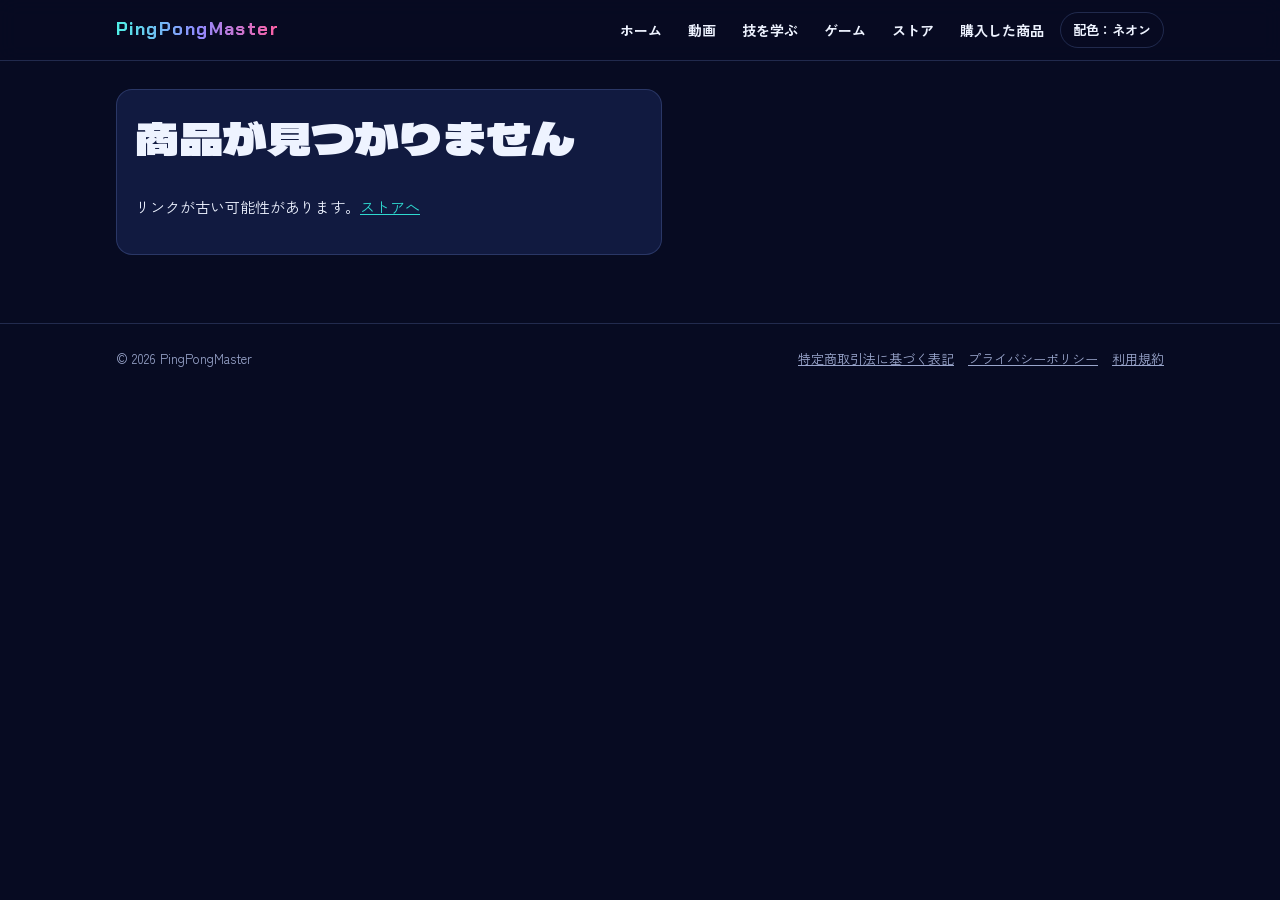
<file: item.html>
<!doctype html>
<html lang="ja" data-root="">
<head>
<meta charset="utf-8">
<meta name="viewport" content="width=device-width,initial-scale=1,viewport-fit=cover">
<title>商品 | {shop}</title>
<meta name="description" content="商品の詳細">
<meta name="theme-color" content="#070b22">
<link rel="preconnect" href="https://fonts.googleapis.com">
<link rel="stylesheet" href="https://fonts.googleapis.com/css2?family=Chakra+Petch:wght@500;700&family=Dela+Gothic+One&family=Zen+Kaku+Gothic+New:wght@500;700;900&display=swap">
<link rel="stylesheet" href="style.css">
<script src="config.js"></script>
<script src="shop.js"></script>
</head>
<body>
<main class="wrap">
  <div class="item" id="item"><p class="muted">読み込み中…</p></div>
</main>
<script>
(async()=>{
  const {esc,yen,products,CATS,S,buyUrl}=STORE;
  const id=new URLSearchParams(location.search).get('id');
  const p=(await products()).find(x=>x.id===id);
  const box=document.getElementById('item');
  if(!p){box.innerHTML='<div class="panel"><h1>商品が見つかりません</h1><p>リンクが古い可能性があります。<a href="store.html#items">ストアへ</a></p></div>';return}
  document.title=p.title+' | '+(S.name||'STORE');
  const buy=buyUrl(p);
  const isGame=p.type==='game';
  box.innerHTML=`
  <div style="display:flex;flex-direction:column;gap:18px;min-width:0">
    <div class="media">${p.image?`<img src="${esc(p.image)}" alt="${esc(p.title)}の画像">`:''}</div>
    <div><span class="eyebrow">${esc(CATS[p.category]||'')}</span><h1 style="margin-top:6px">${esc(p.title)}</h1><p style="margin:10px 0 0">${esc(p.short||'')}</p></div>
    ${p.bullets&&p.bullets.length?`<div><h2 style="font-size:18px;margin-bottom:8px">できること</h2><ul class="points">${p.bullets.map(b=>`<li>${esc(b)}</li>`).join('')}</ul></div>`:''}
    <div><h2 style="font-size:18px;margin-bottom:8px">説明</h2><p class="desc">${esc(p.description||'')}</p></div>
    ${p.requirements?`<div><h2 style="font-size:18px;margin-bottom:8px">動作環境</h2><p class="note" style="margin:0">${esc(p.requirements)}</p></div>`:''}
  </div>
  <aside class="buybox" aria-label="購入">
    ${p.badge?`<span class="chip on" style="align-self:flex-start">${esc(p.badge)}</span>`:''}<div class="price">${p.price?yen(p.price):'無料'}<small>${p.price?'税込・買い切り':''}</small></div>
    ${isGame?`<a class="btn big" href="${esc(p.playUrl||'game/')}">まずは無料で遊ぶ（${p.freePlays||2}回まで）</a>`:''}
    ${p.price?(buy?`<a class="btn pri big" href="${esc(buy)}">購入する（カード決済）</a>`:`<button class="btn pri big" disabled>準備中（まだ購入できません）</button>`):''}
    ${S.lineUrl?`<a class="btn line" href="${esc(S.lineUrl)}" target="_blank" rel="noopener">LINEで質問する</a>`:''}
    <div class="notice"><b>ご購入前にご確認ください</b><br>
      ・お支払いはクレジットカード（Stripe）です。<br>
      ・${isGame?'支払い完了後すぐに、購入完了ページでフル版が使えるようになります。':'支払い完了後すぐに、購入完了ページからダウンロードできます。'}<br>
      ${isGame?'・1つの購入コードで遊べるのは1台です。機種変更のときは1回だけ新しい端末に移せます（前の端末では遊べなくなります）。<br>':''}
      ・デジタル商品のため、購入後の返品・キャンセルはできません。不具合で使えない場合は返金します。<br>
      ・購入すると<a href="legal/terms.html">利用規約</a>に同意したものとします。</div>
    <p class="note" style="margin:0"><a href="legal/tokushoho.html">特定商取引法に基づく表記</a>・<a href="legal/privacy.html">プライバシーポリシー</a></p>
  </aside>`;
})();
</script>
</body>
</html>
</file>
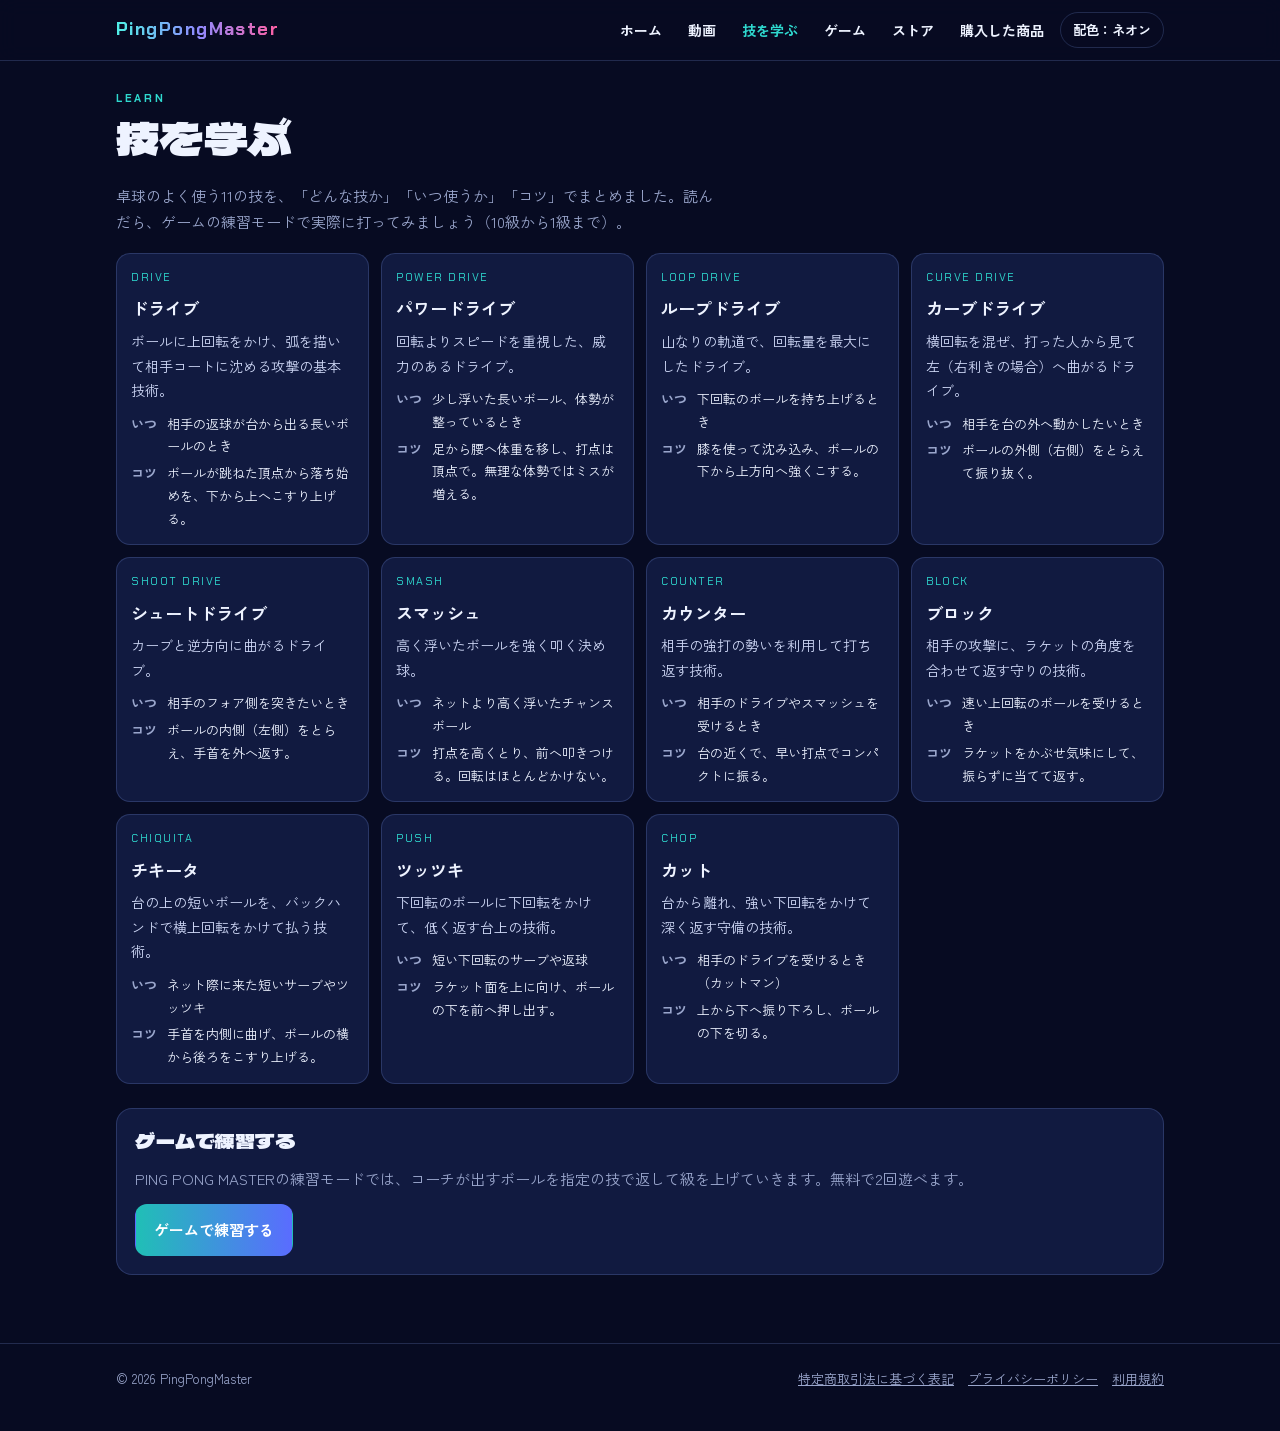
<file: learn.html>
<!doctype html>
<html lang="ja" data-root="">
<head>
<meta charset="utf-8">
<meta name="viewport" content="width=device-width,initial-scale=1,viewport-fit=cover">
<title>技を学ぶ｜PingPongMaster</title>
<meta name="description" content="ドライブ、チキータ、ツッツキ、スマッシュなど、卓球の11の技を、いつ使うか・コツと合わせて解説します。">
<meta property="og:title" content="技を学ぶ｜PingPongMaster">
<meta property="og:description" content="ドライブ、チキータ、ツッツキ、スマッシュなど、卓球の11の技を、いつ使うか・コツと合わせて解説します。">
<meta property="og:image" content="assets/ppm-cover.png">
<meta name="theme-color" content="#070b22">
<link rel="icon" href="game/icon-192.png">
<link rel="preconnect" href="https://fonts.googleapis.com">
<link rel="stylesheet" href="https://fonts.googleapis.com/css2?family=Chakra+Petch:wght@500;700&family=Dela+Gothic+One&family=Zen+Kaku+Gothic+New:wght@500;700;900&display=swap">
<link rel="stylesheet" href="style.css">
<script src="config.js"></script>
<script src="shop.js"></script>
</head>
<body>
<main class="wrap" style="padding-block:28px">
  <div class="eyebrow">LEARN</div>
  <h1>技を学ぶ</h1>
  <p class="muted" style="max-width:40em">卓球のよく使う11の技を、「どんな技か」「いつ使うか」「コツ」でまとめました。読んだら、ゲームの練習モードで実際に打ってみましょう（10級から1級まで）。</p>
  <div class="techs" id="all" style="margin-top:18px"></div>
  <section class="panel" style="margin-top:24px">
    <h2 style="font-size:20px">ゲームで練習する</h2>
    <p class="muted" style="margin:0">PING PONG MASTERの練習モードでは、コーチが出すボールを指定の技で返して級を上げていきます。無料で2回遊べます。</p>
    <div class="row"><a class="btn pri" href="game/">ゲームで練習する</a></div>
  </section>
</main>
<script>
(async()=>{const {esc}=STORE;const r=await fetch('techs.json').then(r=>r.json()).catch(()=>[]);
document.getElementById('all').innerHTML=r.map(t=>`<article class="tech" id="${esc(t.id)}"><span class="k">${esc(t.en)}</span><b>${esc(t.name)}</b><p>${esc(t.what)}</p><dl><dt>いつ</dt><dd>${esc(t.when)}</dd><dt>コツ</dt><dd>${esc(t.point)}</dd></dl></article>`).join('')})();
</script>
</body>
</html>
</file>
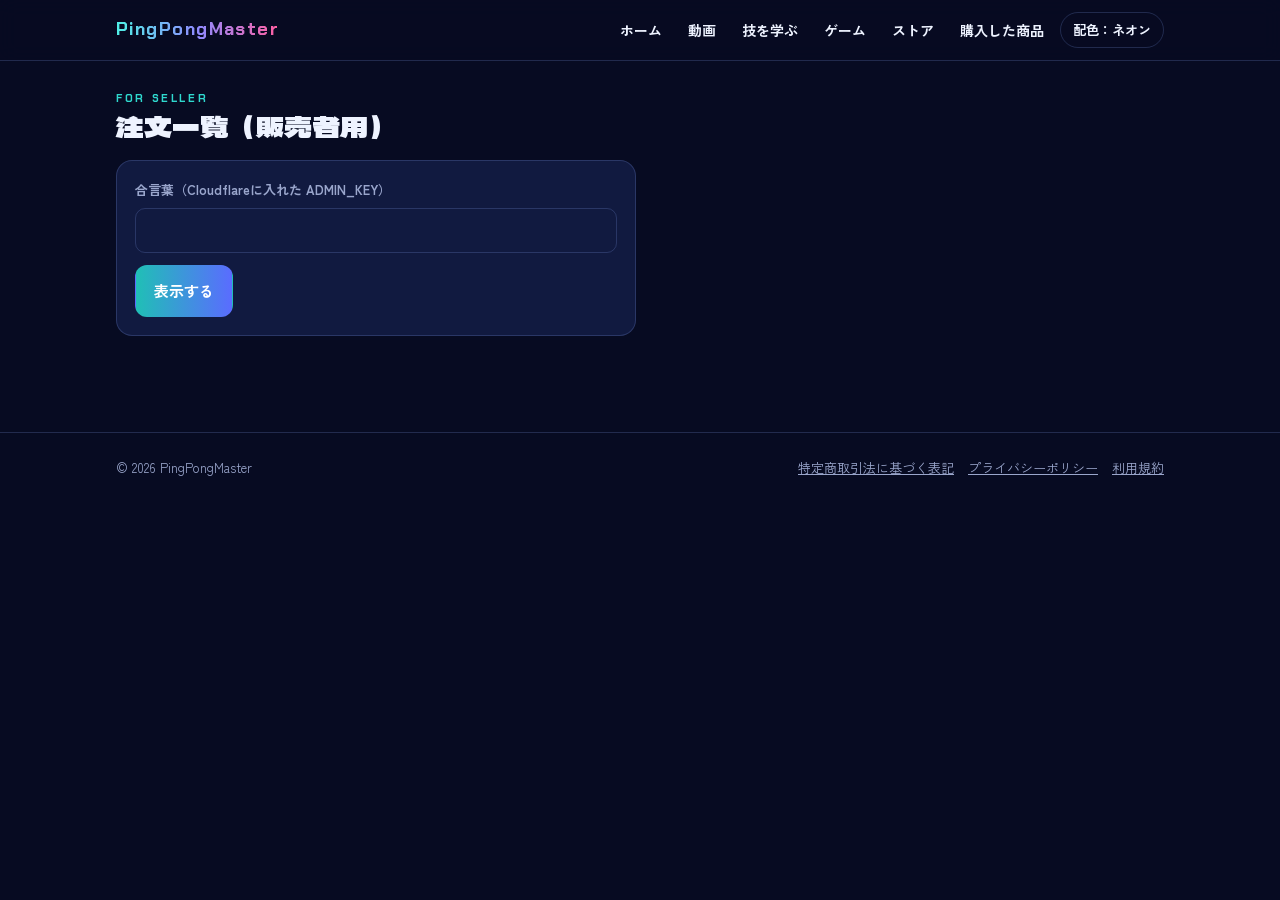
<file: orders.html>
<!doctype html>
<html lang="ja" data-root="">
<head>
<meta charset="utf-8">
<meta name="viewport" content="width=device-width,initial-scale=1,viewport-fit=cover">
<meta name="robots" content="noindex,nofollow">
<title>注文一覧 | {shop}</title>
<link rel="preconnect" href="https://fonts.googleapis.com">
<link rel="stylesheet" href="https://fonts.googleapis.com/css2?family=Chakra+Petch:wght@500;700&family=Dela+Gothic+One&family=Zen+Kaku+Gothic+New:wght@500;700;900&display=swap">
<link rel="stylesheet" href="style.css">
<script src="config.js"></script>
<script src="shop.js"></script>
</head>
<body>
<main class="wrap" style="padding-block:28px">
  <div class="eyebrow">FOR SELLER</div>
  <h1 style="font-size:28px">注文一覧（販売者用）</h1>
  <form class="panel" id="f" style="max-width:520px;margin-top:14px">
    <label class="f">合言葉（Cloudflareに入れた ADMIN_KEY）<input type="text" id="k" autocomplete="off" required></label>
    <div class="row"><button class="btn pri" type="submit">表示する</button><span class="status" id="st"></span></div>
  </form>
  <div id="sum" class="row" style="margin-top:16px"></div>
  <div style="overflow-x:auto;margin-top:12px"><table class="tbl" id="tb" style="min-width:760px"></table></div>
</main>
<script>
document.getElementById('f').addEventListener('submit',async e=>{
  e.preventDefault();const {esc,yen}=STORE;const st=document.getElementById('st');st.className='status';st.textContent='読み込んでいます…';
  const k=document.getElementById('k').value.trim();
  try{const r=await fetch('/api/orders',{headers:{'x-admin-key':k}});const d=await r.json();
    if(!d.ok){st.className='status err';st.textContent=d.reason==='auth'?'合言葉が違います。':d.reason==='no_kv'?'注文の記録（KV）がまだ設定されていません。手順書の「KVの設定」をご覧ください。':'読み込めませんでした。';return}
    st.className='status ok';st.textContent=d.orders.length+'件';
    const total=d.orders.reduce((a,o)=>a+(o.amount||0),0),got=d.orders.filter(o=>o.received).length;
    document.getElementById('sum').innerHTML=`<div class="panel" style="flex:1 1 160px"><span class="muted">注文</span><b style="font-size:24px">${d.orders.length}件</b></div><div class="panel" style="flex:1 1 160px"><span class="muted">売上（税込）</span><b style="font-size:24px">${yen(total)}</b></div><div class="panel" style="flex:1 1 160px"><span class="muted">受け取り済み</span><b style="font-size:24px">${got} / ${d.orders.length}</b></div>`;
    document.getElementById('tb').innerHTML='<tr><th>注文日時</th><th>商品</th><th>購入者</th><th>金額</th><th>受け取り</th><th>ゲームの端末</th></tr>'+d.orders.map(o=>`<tr><td>${esc(new Date(o.at).toLocaleString('ja-JP'))}</td><td>${esc(o.name)}</td><td>${esc(o.email)}</td><td>${yen(o.amount||0)}</td><td>${o.received?`<span style="color:var(--ok)">済み</span><br><span class="muted" style="font-size:12px">${esc(new Date(o.receivedAt).toLocaleString('ja-JP'))}</span>`:'<span style="color:var(--gold)">まだ</span>'}</td><td>${o.type!=='game'?'—':o.lic?`登録あり・引っ越し${o.lic.moves||0}/1回<br><button class="btn sm" data-reset="${esc(o.code)}">端末の登録を消す</button>`:'まだ登録なし'}</td></tr>`).join('');
    document.getElementById('tb').onclick=async ev=>{const b=ev.target.closest('[data-reset]');if(!b)return;
      if(b.dataset.sure!=='1'){b.dataset.sure='1';b.textContent='もう一度押すと消します';return}
      b.disabled=true;b.textContent='消しています…';
      try{const r=await fetch('/api/license-reset',{method:'POST',headers:{'x-admin-key':k,'content-type':'application/json'},body:JSON.stringify({code:b.dataset.reset})});const d=await r.json();b.textContent=d.ok?'消しました（次に入れた端末が1台目になります）':'消せませんでした'}catch(e){b.textContent='通信できませんでした'}};
  }catch(err){st.className='status err';st.textContent='通信できませんでした。'}
});
</script>
</body>
</html>
</file>
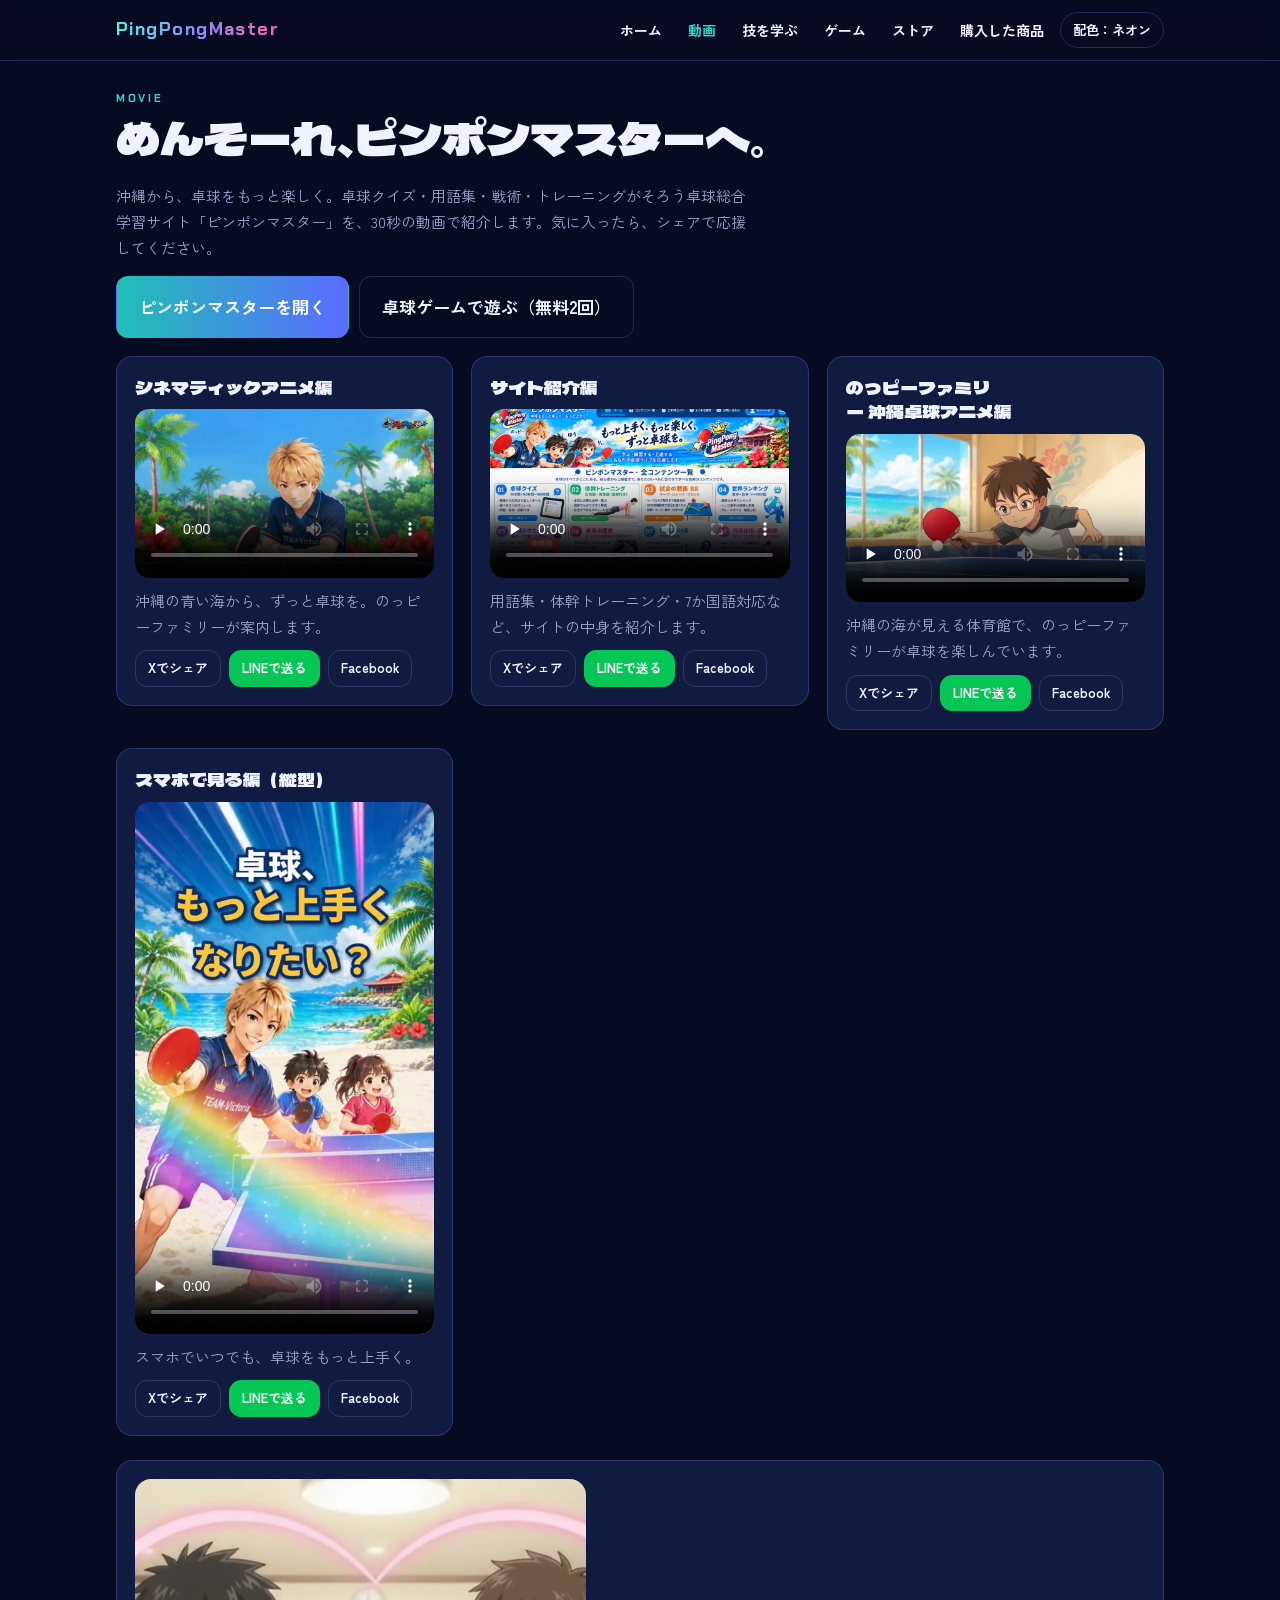
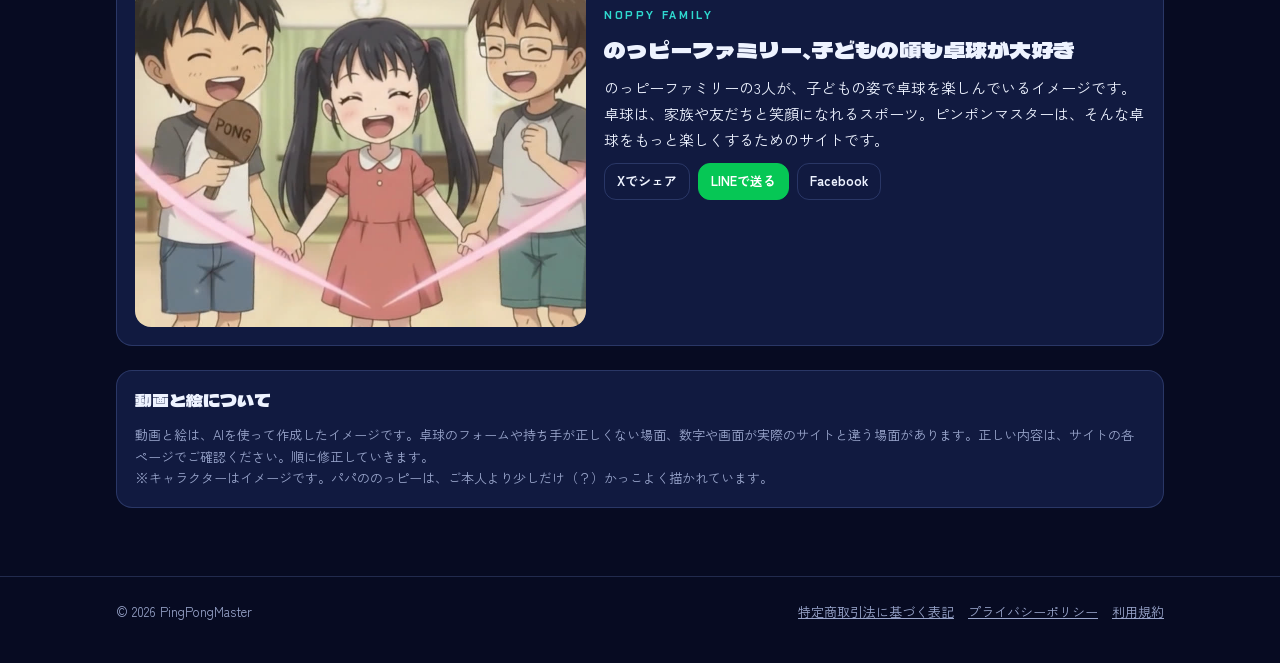
<file: pr.html>
<!doctype html>
<html lang="ja" data-root="">
<head>
<meta charset="utf-8">
<meta name="viewport" content="width=device-width,initial-scale=1,viewport-fit=cover">
<title>動画で見るピンポンマスター｜PingPongMaster</title>
<meta name="description" content="沖縄から、卓球をもっと楽しく。のっピーファミリーと一緒に、ピンポンマスターの紹介動画をご覧ください。">
<meta property="og:title" content="めんそーれ、ピンポンマスターへ。">
<meta property="og:description" content="沖縄から、卓球をもっと楽しく。卓球クイズ・用語集・戦術・トレーニングがそろう卓球総合学習サイト。">
<meta property="og:image" content="assets/pr/pr-a.jpg">
<meta name="twitter:card" content="summary_large_image">
<meta name="theme-color" content="#070b22">
<link rel="icon" href="game/icon-192.png">
<link rel="preconnect" href="https://fonts.googleapis.com">
<link rel="stylesheet" href="https://fonts.googleapis.com/css2?family=Chakra+Petch:wght@500;700&family=Dela+Gothic+One&family=Zen+Kaku+Gothic+New:wght@500;700;900&display=swap">
<link rel="stylesheet" href="style.css">
<script src="config.js"></script>
<script src="shop.js"></script>
<style>
.vids{display:grid;grid-template-columns:repeat(auto-fit,minmax(300px,1fr));gap:18px;margin-top:18px;align-items:start}
.vid{display:flex;flex-direction:column;gap:10px}
.vid video{width:100%;border-radius:14px;background:#000;display:block}
.vid.tall video{max-height:78vh;width:auto;max-width:100%;margin:0 auto}
.vid h2{font-size:18px;margin:0}
.share{display:flex;flex-wrap:wrap;gap:8px}
.kids{display:grid;grid-template-columns:minmax(0,1fr) minmax(0,1.2fr);gap:18px;align-items:center}
.kids img{width:100%;border-radius:16px;display:block}
@media (max-width:720px){.kids{grid-template-columns:1fr}}
</style>
</head>
<body>
<main class="wrap" style="padding-block:28px">
  <div class="eyebrow">MOVIE</div>
  <h1>めんそーれ、ピンポンマスターへ。</h1>
  <p class="muted" style="max-width:42em">沖縄から、卓球をもっと楽しく。卓球クイズ・用語集・戦術・トレーニングがそろう卓球総合学習サイト「ピンポンマスター」を、30秒の動画で紹介します。気に入ったら、シェアで応援してください。</p>
  <div class="row" style="margin-top:12px"><a class="btn pri big" id="mainSite" href="https://pingpongai-fy83ekxm.manus.space/" target="_blank" rel="noopener">ピンポンマスターを開く</a><a class="btn big" href="game/">卓球ゲームで遊ぶ（無料2回）</a></div>

  <div class="vids">
    <section class="vid panel"><h2>シネマティックアニメ編</h2><video src="assets/pr/pr-a.mp4" poster="assets/pr/pr-a.jpg" controls playsinline preload="none"></video><p class="muted" style="margin:0">沖縄の青い海から、ずっと卓球を。のっピーファミリーが案内します。</p><div class="share" data-v="シネマティックアニメ編"></div></section>
    <section class="vid panel"><h2>サイト紹介編</h2><video src="assets/pr/pr-b.mp4" poster="assets/pr/pr-b.jpg" controls playsinline preload="none"></video><p class="muted" style="margin:0">用語集・体幹トレーニング・7か国語対応など、サイトの中身を紹介します。</p><div class="share" data-v="サイト紹介編"></div></section>
    <section class="vid panel"><h2>のっピーファミリー 沖縄卓球アニメ編</h2><video src="assets/pr/pr-anime.mp4" poster="assets/pr/pr-anime.jpg" controls playsinline preload="none"></video><p class="muted" style="margin:0">沖縄の海が見える体育館で、のっピーファミリーが卓球を楽しんでいます。</p><div class="share" data-v="沖縄卓球アニメ編"></div></section>
    <section class="vid panel tall"><h2>スマホで見る編（縦型）</h2><video src="assets/pr/pr-c.mp4" poster="assets/pr/pr-c.jpg" controls playsinline preload="none"></video><p class="muted" style="margin:0">スマホでいつでも、卓球をもっと上手く。</p><div class="share" data-v="スマホで見る編"></div></section>
  </div>

  <section class="panel" style="margin-top:24px">
    <div class="kids">
      <img src="assets/pr/noppy-kids.jpg" alt="子どもの姿になったのっピーファミリーの3人が、手をつないで笑っている絵" loading="lazy">
      <div style="display:flex;flex-direction:column;gap:10px">
        <div class="eyebrow">NOPPY FAMILY</div>
        <h2 style="font-size:22px;margin:0">のっピーファミリー、子どもの頃も卓球が大好き</h2>
        <p style="margin:0">のっピーファミリーの3人が、子どもの姿で卓球を楽しんでいるイメージです。卓球は、家族や友だちと笑顔になれるスポーツ。ピンポンマスターは、そんな卓球をもっと楽しくするためのサイトです。</p>
        <div class="share" data-v="のっピーファミリー"></div>
      </div>
    </div>
  </section>

  <section class="panel" style="margin-top:24px">
    <h2 style="font-size:17px">動画と絵について</h2>
    <p class="note" style="margin:0">動画と絵は、AIを使って作成したイメージです。卓球のフォームや持ち手が正しくない場面、数字や画面が実際のサイトと違う場面があります。正しい内容は、サイトの各ページでご確認ください。順に修正していきます。<br>※キャラクターはイメージです。パパののっピーは、ご本人より少しだけ（？）かっこよく描かれています。</p>
  </section>
</main>
<script>
(()=>{const url='https://pingpongai-fy83ekxm.manus.space/';
 document.querySelectorAll('.share').forEach(el=>{const t=`ピンポンマスターの動画「${el.dataset.v}」 めんそーれ、ピンポンマスターへ。 #ピンポンマスター挑戦 #卓球 #沖縄`;const u=encodeURIComponent(url),tx=encodeURIComponent(t);
  el.innerHTML=`<a class="btn sm" target="_blank" rel="noopener" href="https://twitter.com/intent/tweet?text=${tx}&url=${u}">Xでシェア</a><a class="btn sm line" target="_blank" rel="noopener" href="https://social-plugins.line.me/lineit/share?url=${u}&text=${tx}">LINEで送る</a><a class="btn sm" target="_blank" rel="noopener" href="https://www.facebook.com/sharer/sharer.php?u=${u}">Facebook</a>`+(navigator.share?`<button class="btn sm" type="button">ほかのアプリで送る</button>`:'');
  const b=el.querySelector('button');if(b)b.onclick=()=>navigator.share({title:'ピンポンマスター',text:t,url}).catch(()=>{});});
 document.querySelectorAll('video').forEach(v=>v.addEventListener('play',()=>document.querySelectorAll('video').forEach(o=>{if(o!==v)o.pause()})));
})();
</script>
</body>
</html>
</file>
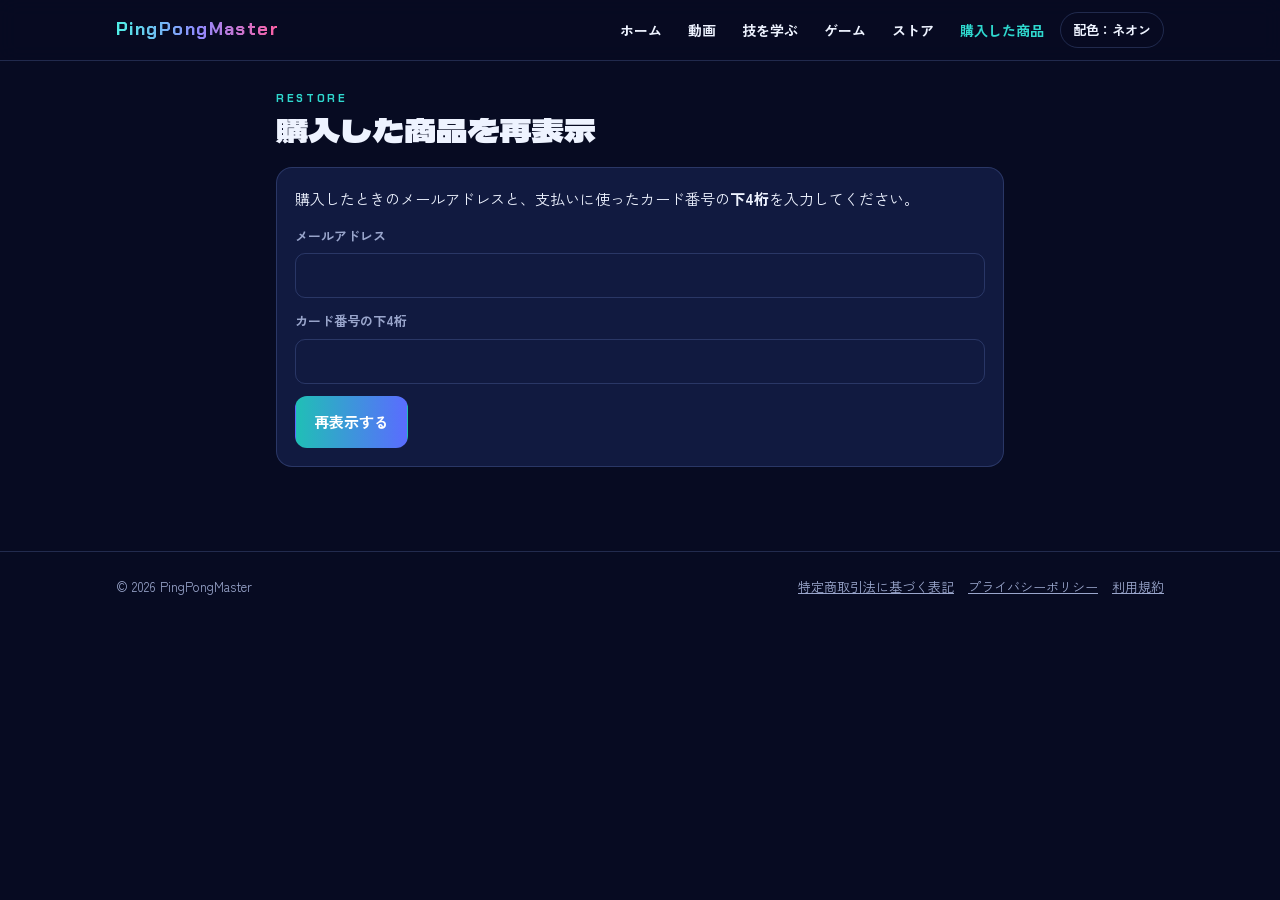
<file: restore.html>
<!doctype html>
<html lang="ja" data-root="">
<head>
<meta charset="utf-8">
<meta name="viewport" content="width=device-width,initial-scale=1,viewport-fit=cover">
<title>購入した商品を再表示 | {shop}</title>
<meta name="description" content="購入した商品の受け取り直し">
<meta name="theme-color" content="#070b22">
<link rel="preconnect" href="https://fonts.googleapis.com">
<link rel="stylesheet" href="https://fonts.googleapis.com/css2?family=Chakra+Petch:wght@500;700&family=Dela+Gothic+One&family=Zen+Kaku+Gothic+New:wght@500;700;900&display=swap">
<link rel="stylesheet" href="style.css">
<script src="config.js"></script>
<script src="shop.js"></script>
</head>
<body>
<main class="wrap doc">
  <div class="eyebrow">RESTORE</div>
  <h1>購入した商品を再表示</h1>
  <form class="panel" id="f">
    <p style="margin:0">購入したときのメールアドレスと、支払いに使ったカード番号の<b>下4桁</b>を入力してください。</p>
    <label class="f">メールアドレス<input type="email" id="em" required autocomplete="email"></label>
    <label class="f">カード番号の下4桁<input type="text" id="l4" inputmode="numeric" pattern="\d{4}" maxlength="4" required></label>
    <div class="row"><button class="btn pri" type="submit">再表示する</button><span class="status" id="st"></span></div>
  </form>
  <div id="out" style="margin-top:16px;display:flex;flex-direction:column;gap:12px"></div>
</main>
<script>
document.getElementById('f').addEventListener('submit',async e=>{
  e.preventDefault();const {esc}=STORE;const st=document.getElementById('st'),out=document.getElementById('out');
  st.className='status';st.textContent='確認しています…';out.innerHTML='';
  try{const r=await fetch('/api/restore',{method:'POST',headers:{'content-type':'application/json'},body:JSON.stringify({email:document.getElementById('em').value.trim(),last4:document.getElementById('l4').value.trim()})});const d=await r.json();
    if(!d.ok){st.className='status err';st.textContent='入力内容を確認してください。';return}
    if(!d.items.length){st.className='status err';st.textContent='該当する購入が見つかりませんでした。メールアドレスと下4桁をご確認ください。';return}
    st.className='status ok';st.textContent=d.items.length+'件見つかりました。';const sv=d.seller||{};
    out.innerHTML=d.items.map(it=>{if(it.type==='game'&&it.code){try{localStorage.setItem('ppm-license',JSON.stringify({code:it.code,pid:it.pid,at:Date.now()}))}catch(e){}}
      return `<div class="panel"><h2 style="font-size:18px">${esc(it.name)}</h2>${it.type==='game'&&it.code?`<div class="code">${esc(it.code)}</div><a class="btn pri" href="${esc(it.url)}">ゲームを開く（この端末もフル版になりました）</a>`:it.url?`<a class="btn pri" href="${esc(it.url)}" target="_blank" rel="noopener">ダウンロードする</a>`:`<p class="status err">${esc(it.note||'')}</p>`}</div>`}).join('')+(sv.address||sv.phone?`<div class="panel"><h2 style="font-size:17px">販売事業者の情報</h2><p style="margin:0">${esc(sv.name||'')}<br>所在地：${esc(sv.address||'')}<br>電話番号：${esc(sv.phone||'')}<br>お問い合わせ：${esc(sv.email||'')}</p></div>`:'');
  }catch(err){st.className='status err';st.textContent='通信できませんでした。時間をおいてもう一度お試しください。'}
});
</script>
</body>
</html>
</file>
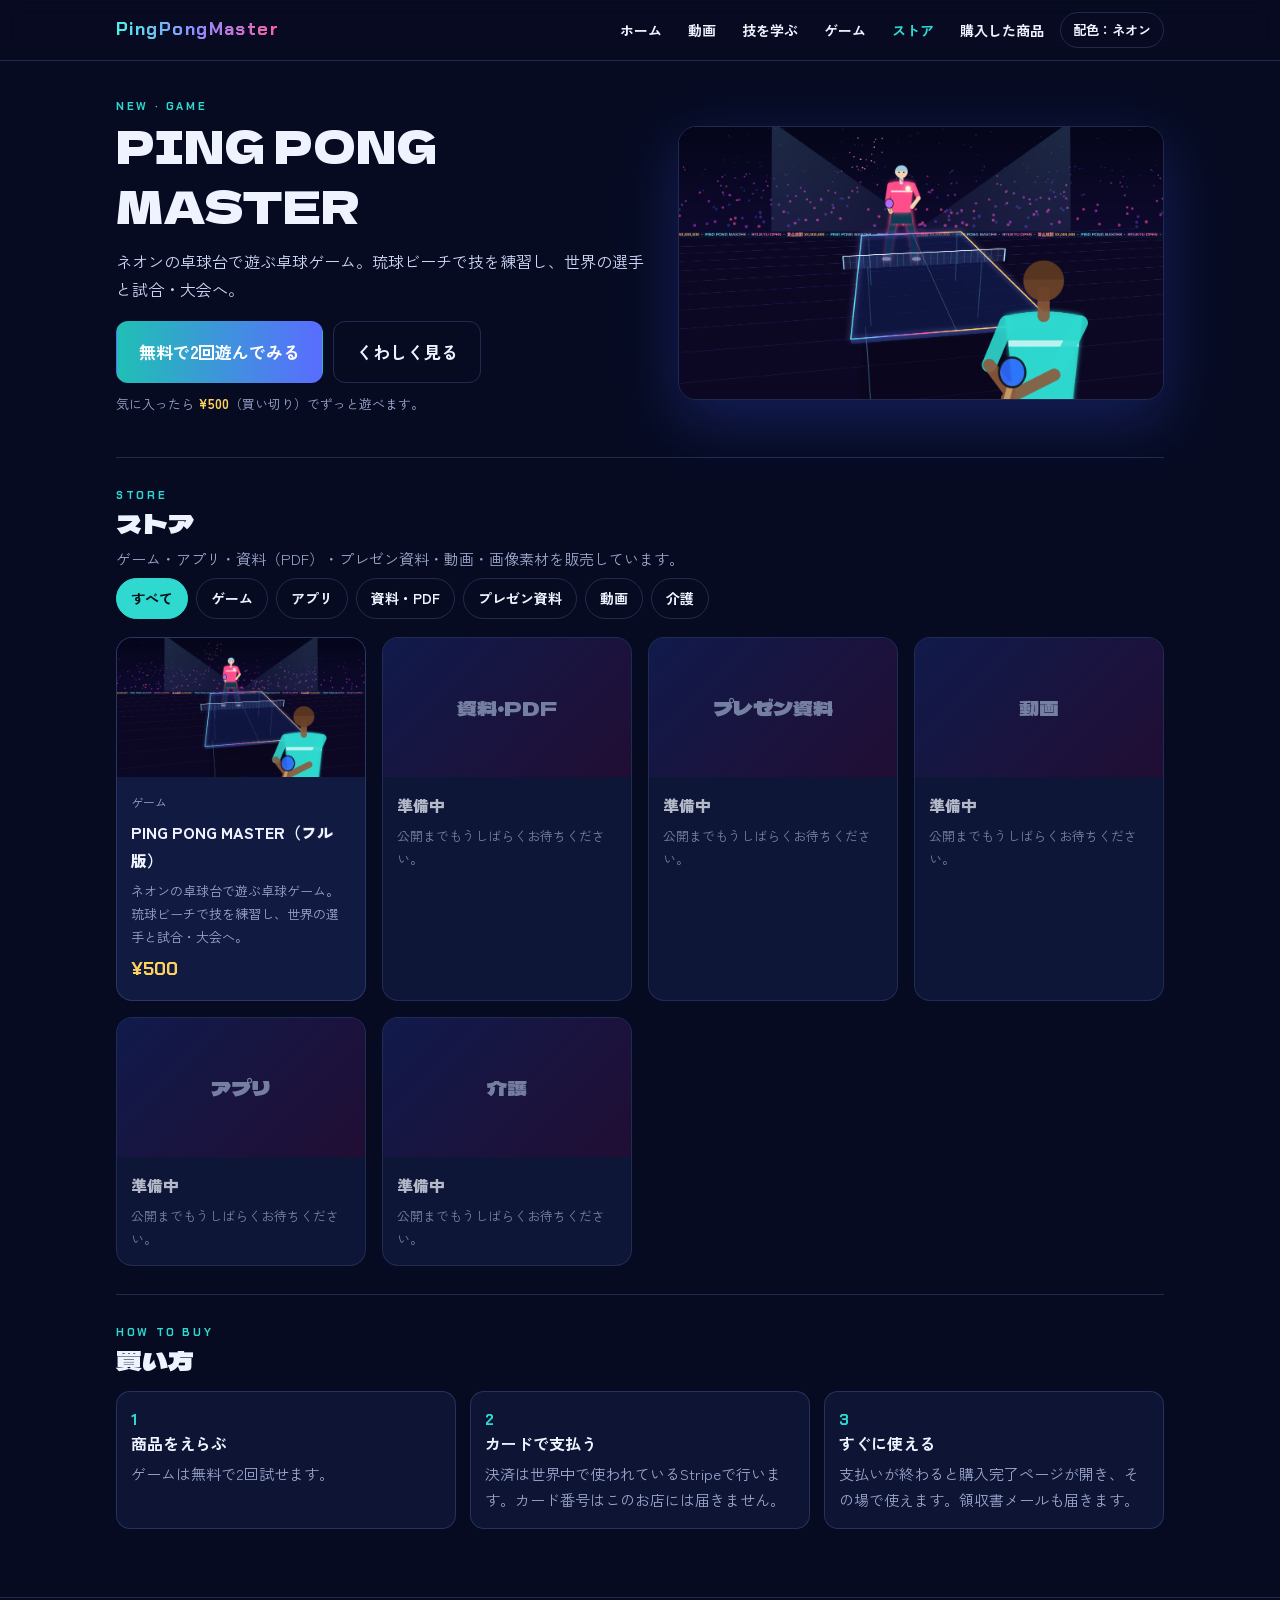
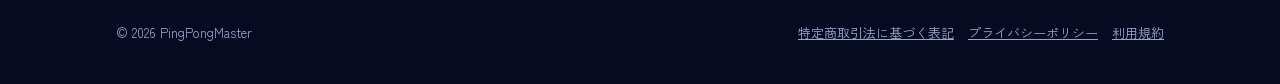
<file: store.html>
<!doctype html>
<html lang="ja" data-root="">
<head>
<meta charset="utf-8">
<meta name="viewport" content="width=device-width,initial-scale=1,viewport-fit=cover">
<title>ストア | {shop}</title>
<meta name="description" content="卓球と沖縄から生まれたゲーム・学べるデジタルコンテンツのお店">
<meta name="theme-color" content="#070b22">
<link rel="preconnect" href="https://fonts.googleapis.com">
<link rel="stylesheet" href="https://fonts.googleapis.com/css2?family=Chakra+Petch:wght@500;700&family=Dela+Gothic+One&family=Zen+Kaku+Gothic+New:wght@500;700;900&display=swap">
<link rel="stylesheet" href="style.css">
<script src="config.js"></script>
<script src="shop.js"></script>
</head>
<body>
<main class="wrap">
  <section class="hero" id="hero">
    <div>
      <div class="eyebrow">NEW · GAME</div>
      <h1 id="heroTitle">PING PONG MASTER</h1>
      <p class="lead" id="heroLead"></p>
      <div class="row"><a class="btn pri big" id="heroPlay" href="game/">無料で2回遊んでみる</a><a class="btn big" id="heroItem" href="item.html?id=ppm-game">くわしく見る</a></div>
      <p class="muted" style="font-size:13px;margin-top:10px">気に入ったら <b id="heroPrice" style="color:var(--gold)"></b>（買い切り）でずっと遊べます。</p>
    </div>
    <a class="shot" href="item.html?id=ppm-game"><img src="assets/ppm-cover.png" alt="PING PONG MASTERのゲーム画面。ネオンの卓球台で2人の選手が打ち合っている" width="1200" height="675"></a>
  </section>

  <section class="block" id="items">
    <div class="eyebrow">STORE</div>
    <h2>ストア</h2>
    <p class="muted" style="margin:6px 0 0">ゲーム・アプリ・資料（PDF）・プレゼン資料・動画・画像素材を販売しています。</p>
    <div class="tabs" id="tabs" role="group" aria-label="カテゴリ"></div>
    <div class="grid" id="grid"></div>
  </section>

  <section class="block">
    <div class="eyebrow">HOW TO BUY</div>
    <h2>買い方</h2>
    <div class="steps">
      <div><b>1</b><h3>商品をえらぶ</h3><p class="muted" style="margin:6px 0 0">ゲームは無料で2回試せます。</p></div>
      <div><b>2</b><h3>カードで支払う</h3><p class="muted" style="margin:6px 0 0">決済は世界中で使われているStripeで行います。カード番号はこのお店には届きません。</p></div>
      <div><b>3</b><h3>すぐに使える</h3><p class="muted" style="margin:6px 0 0">支払いが終わると購入完了ページが開き、その場で使えます。領収書メールも届きます。</p></div>
    </div>
  </section>
</main>
<script>
(async()=>{
  const {esc,yen,products,CATS,S}=STORE;
  const list=await products();
  const g=list.find(p=>p.id==='ppm-game');
  if(g){document.getElementById('heroLead').textContent=g.short;document.getElementById('heroPrice').textContent=yen(g.price)}
  const soon=['document','slides','video','app','care'];
  let cur='all';
  const tabs=document.getElementById('tabs');
  const keys=['all',...Object.keys(CATS).filter(k=>k!=='other'&&(list.some(p=>p.category===k)||soon.includes(k)))];
  tabs.innerHTML=keys.map(k=>`<button data-k="${k}" aria-pressed="${k==='all'}">${k==='all'?'すべて':CATS[k]}</button>`).join('');
  tabs.addEventListener('click',e=>{const b=e.target.closest('button');if(!b)return;cur=b.dataset.k;tabs.querySelectorAll('button').forEach(x=>x.setAttribute('aria-pressed',String(x===b)));render()});
  function render(){
    const items=list.filter(p=>cur==='all'||p.category===cur);
    const html=items.map(p=>`<a class="card" href="item.html?id=${encodeURIComponent(p.id)}"><div class="img">${p.image?`<img src="${esc(p.image)}" alt="" loading="lazy">`:''}</div><div class="body"><span class="cat">${esc(CATS[p.category]||'')}</span><span class="t">${esc(p.title)}</span><span class="muted" style="font-size:13px">${esc(p.short||'')}</span><span class="p">${p.price?yen(p.price):'無料'}</span></div></a>`);
    const empty=(cur==='all'?soon.filter(c=>!list.some(p=>p.category===c)):(items.length?[]:[cur])).map(c=>`<div class="card soon"><div class="img">${esc(CATS[c])}</div><div class="body"><span class="t">準備中</span><span class="muted" style="font-size:13px">${S.lineUrl?'LINEで友だち追加すると、公開したときにお知らせします。':'公開までもうしばらくお待ちください。'}</span></div></div>`);
    document.getElementById('grid').innerHTML=html.concat(empty).join('');
  }
  render();
})();
</script>
</body>
</html>
</file>
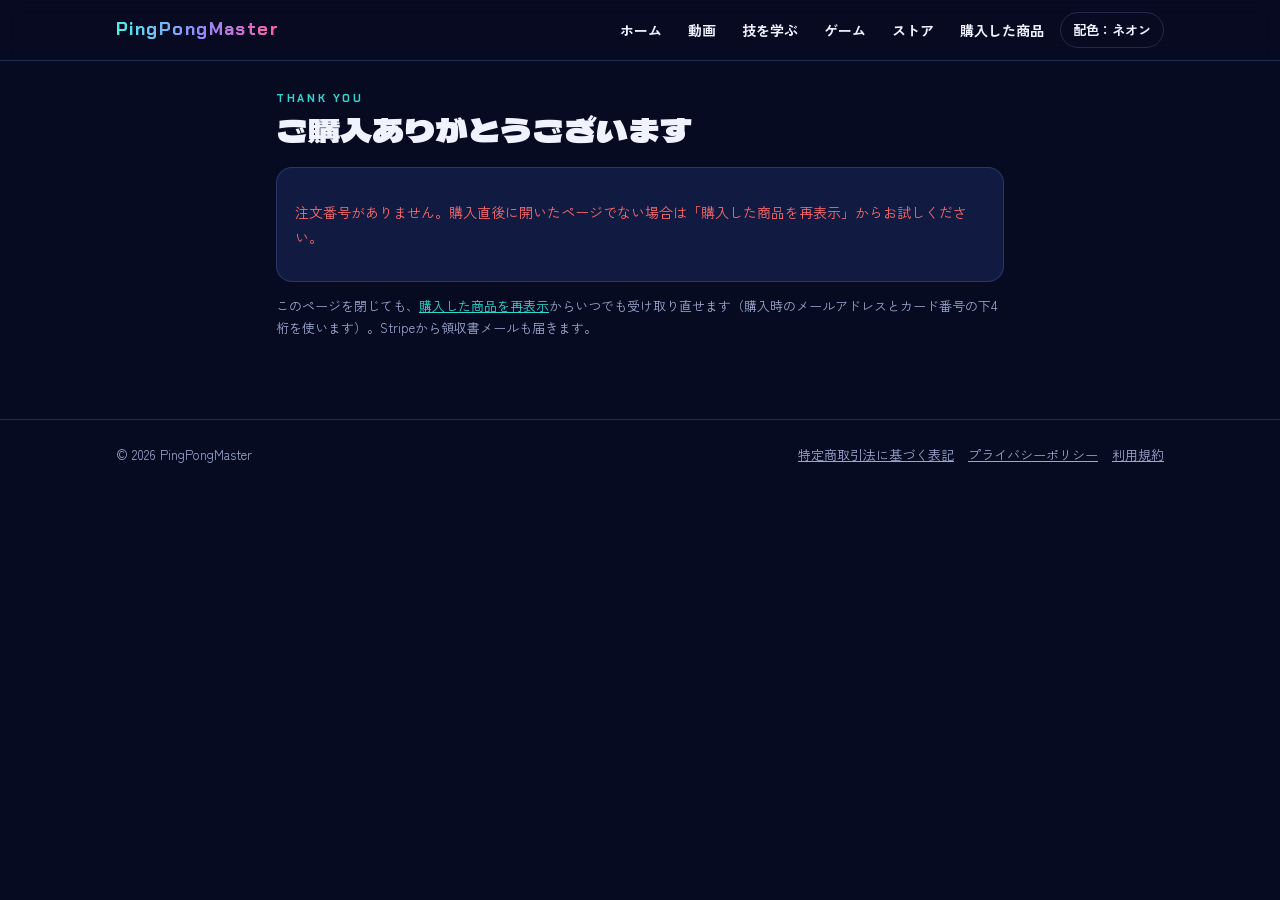
<file: thanks.html>
<!doctype html>
<html lang="ja" data-root="">
<head>
<meta charset="utf-8">
<meta name="viewport" content="width=device-width,initial-scale=1,viewport-fit=cover">
<title>ご購入ありがとうございます | {shop}</title>
<meta name="description" content="購入完了">
<meta name="theme-color" content="#070b22">
<link rel="preconnect" href="https://fonts.googleapis.com">
<link rel="stylesheet" href="https://fonts.googleapis.com/css2?family=Chakra+Petch:wght@500;700&family=Dela+Gothic+One&family=Zen+Kaku+Gothic+New:wght@500;700;900&display=swap">
<link rel="stylesheet" href="style.css">
<script src="config.js"></script>
<script src="shop.js"></script>
</head>
<body>
<main class="wrap doc">
  <div class="eyebrow">THANK YOU</div>
  <h1>ご購入ありがとうございます</h1>
  <div class="panel" id="box"><p class="status">お支払いを確認しています…</p></div>
  <div class="panel" id="seller" hidden style="margin-top:14px"></div>
  <div class="panel" id="share" hidden style="margin-top:14px"></div>
  <p class="note">このページを閉じても、<a href="restore.html">購入した商品を再表示</a>からいつでも受け取り直せます（購入時のメールアドレスとカード番号の下4桁を使います）。Stripeから領収書メールも届きます。</p>
</main>
<script>
(async()=>{
  const {esc,yen,products,S}=STORE;const box=document.getElementById('box');
  const sid=new URLSearchParams(location.search).get('session_id');
  if(!sid){box.innerHTML='<p class="status err">注文番号がありません。購入直後に開いたページでない場合は「購入した商品を再表示」からお試しください。</p>';return}
  let d=null;
  for(let i=0;i<4&&!(d&&d.ok);i++){try{const r=await fetch('/api/claim?session_id='+encodeURIComponent(sid));d=await r.json()}catch(e){d=null}if(!(d&&d.ok))await new Promise(r=>setTimeout(r,1500))}
  if(!d||!d.ok){box.innerHTML=`<p class="status err">${d&&d.reason==='unpaid'?'お支払いの確認がまだ取れていません。少し待ってからこのページを再読み込みしてください。':'購入内容を確認できませんでした。お支払いは完了しています。お手数ですが、お問い合わせください。'}</p>${d&&d.reason&&d.reason!=='unpaid'?`<p class="note" style="margin:0">理由：${esc(d.reason==='not_configured'?'お店の設定（Cloudflareの STRIPE_SECRET_KEY / LICENSE_SECRET）がまだ反映されていません':d.reason==='bad_session'?'注文番号の形が正しくありません（Stripeの「支払い後」のURLに {CHECKOUT_SESSION_ID} が入っているか確認）':(d.message||d.reason))}</p>`:(!d?'<p class="note" style="margin:0">理由：お店のサーバーにつながりませんでした（Cloudflareに公開したアドレスで開いているか確認）</p>':'')}`;return}
  const dev=(()=>{try{let v=localStorage.getItem('ppm-device');if(!v){v=(crypto.randomUUID?crypto.randomUUID():Date.now().toString(36)+Math.random().toString(36).slice(2)+Math.random().toString(36).slice(2)).replace(/[^A-Za-z0-9-]/g,'');localStorage.setItem('ppm-device',v)}return v}catch(e){return''}})();
  const act={};
  for(const it of d.items){if(it.type==='game'&&it.code){try{const r=await fetch('/api/activate',{method:'POST',headers:{'content-type':'application/json'},body:JSON.stringify({code:it.code,email:d.email,device:dev})});act[it.code]=await r.json()}catch(e){act[it.code]=null}
    if(act[it.code]&&act[it.code].ok){try{localStorage.setItem('ppm-license',JSON.stringify({code:it.code,pid:it.pid,at:Date.now()}))}catch(e){}}}}
  box.innerHTML='<p class="status ok" style="margin:0">お支払いを確認しました。</p>'+d.items.map(it=>{
    const a=act[it.code];const here=a&&a.ok;
    return `<div style="display:flex;flex-direction:column;gap:10px;border-top:1px solid var(--line);padding-top:12px"><h2 style="font-size:20px">${esc(it.name)}</h2>
      ${it.type==='game'&&it.code?`<p style="margin:0">${here?'この端末は、もうフル版になっています。':'この購入コードは、ほかの端末で使われています。この端末で遊ぶときは、ゲームの「購入コードをお持ちの方」から引っ越してください。'}</p><p class="note" style="margin:0">1つの購入コードで遊べるのは<b>1台</b>です。機種変更のときは、新しい端末でメールアドレス（${esc(d.email||'')}）と購入コードを入れると<b>引っ越し</b>できます（<b>1回まで</b>。前の端末では遊べなくなります）。購入コードは人に教えないでください。</p><div class="code">${esc(it.code)}</div><div class="row"><a class="btn pri big" href="${esc(it.url)}">ゲームを開く</a><button class="btn" data-copy="${esc(it.code)}">購入コードをコピー</button></div>`
      : it.url?`<p style="margin:0">下のボタンからダウンロードしてください。${d.mail?'ダウンロードが完了すると、確認のメールが届きます。':''}</p><a class="btn pri big" href="${esc(it.url)}">ダウンロードする</a>`:`<p class="status err">${esc(it.note||'')}</p>`}</div>`}).join('');
  box.addEventListener('click',e=>{const b=e.target.closest('[data-copy]');if(!b)return;navigator.clipboard&&navigator.clipboard.writeText(b.dataset.copy).then(()=>b.textContent='コピーしました',()=>{})});
  const s=d.seller||{};
  const sel=document.getElementById('seller');sel.hidden=false;
  sel.innerHTML=`<h2 style="font-size:17px">販売事業者の情報</h2><table class="tbl"><tr><th>販売事業者</th><td>${esc(s.name||S.seller||'')}</td></tr><tr><th>所在地</th><td>${esc(s.address||'')}</td></tr><tr><th>電話番号</th><td>${esc(s.phone||'')}</td></tr><tr><th>お問い合わせ</th><td>${esc(s.email||S.email||'')}</td></tr></table><p class="note" style="margin:0">ご購入者様にのみお知らせしています。お問い合わせはメールでお願いします。</p>`;
  const shareUrl=encodeURIComponent(location.origin+'/');const name=d.items[0]?d.items[0].name:'';const text=encodeURIComponent(`${S.name||''}で「${name}」を手に入れました！`);
  const others=(await products()).filter(p=>!d.items.some(i=>i.pid===p.id)).slice(0,3);
  const sh=document.getElementById('share');sh.hidden=false;
  sh.innerHTML=`<h2 style="font-size:17px">よかったらシェアしてください</h2><div class="row"><a class="btn" target="_blank" rel="noopener" href="https://twitter.com/intent/tweet?text=${text}&url=${shareUrl}">Xでシェア</a><a class="btn line" target="_blank" rel="noopener" href="https://social-plugins.line.me/lineit/share?url=${shareUrl}">LINEで送る</a><a class="btn" target="_blank" rel="noopener" href="https://www.facebook.com/sharer/sharer.php?u=${shareUrl}">Facebook</a></div>${others.length?`<h2 style="font-size:17px;margin-top:6px">こちらもおすすめ</h2><div class="grid">${others.map(p=>`<a class="card" href="item.html?id=${encodeURIComponent(p.id)}"><div class="img">${p.image?`<img src="${esc(p.image)}" alt="" loading="lazy">`:''}</div><div class="body"><span class="t">${esc(p.title)}</span><span class="p">${p.price?yen(p.price):'無料'}</span></div></a>`).join('')}</div>`:''}${S.lineUrl?`<p style="margin:0">新しいゲームやコンテンツのお知らせは、<a href="${esc(S.lineUrl)}" target="_blank" rel="noopener">LINE公式アカウント</a>でお届けしています。</p>`:''}`;
})();
</script>
</body>
</html>
</file>
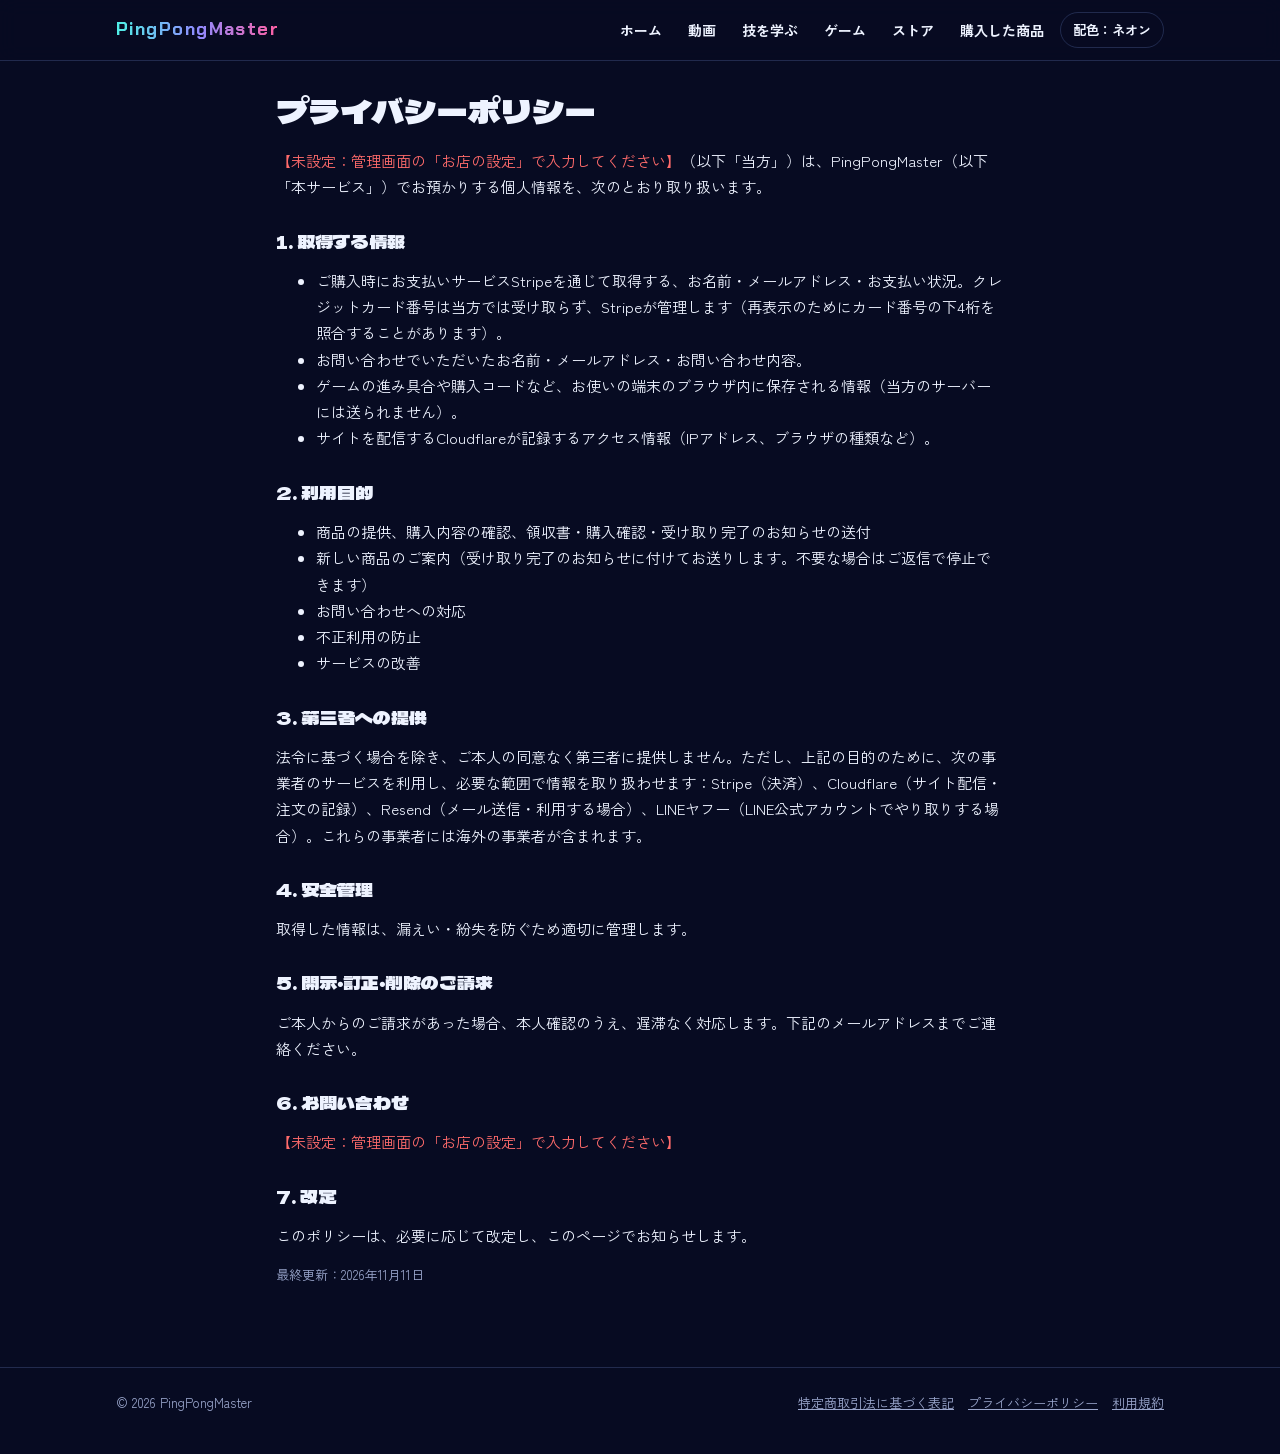
<file: legal/privacy.html>
<!doctype html>
<html lang="ja" data-root="../">
<head>
<meta charset="utf-8">
<meta name="viewport" content="width=device-width,initial-scale=1,viewport-fit=cover">
<title>プライバシーポリシー | {shop}</title>
<meta name="theme-color" content="#070b22">
<link rel="preconnect" href="https://fonts.googleapis.com">
<link rel="stylesheet" href="https://fonts.googleapis.com/css2?family=Chakra+Petch:wght@500;700&family=Dela+Gothic+One&family=Zen+Kaku+Gothic+New:wght@500;700;900&display=swap">
<link rel="stylesheet" href="../style.css">
<script src="../config.js"></script>
<script src="../shop.js"></script>
</head>
<body>
<main class="wrap doc">
<h1>プライバシーポリシー</h1>
<p><span data-v="seller"></span>（以下「当方」）は、<span data-v="name"></span>（以下「本サービス」）でお預かりする個人情報を、次のとおり取り扱います。</p>
<h2>1. 取得する情報</h2>
<ul>
<li>ご購入時にお支払いサービスStripeを通じて取得する、お名前・メールアドレス・お支払い状況。クレジットカード番号は当方では受け取らず、Stripeが管理します（再表示のためにカード番号の下4桁を照合することがあります）。</li>
<li>お問い合わせでいただいたお名前・メールアドレス・お問い合わせ内容。</li>
<li>ゲームの進み具合や購入コードなど、お使いの端末のブラウザ内に保存される情報（当方のサーバーには送られません）。</li>
<li>サイトを配信するCloudflareが記録するアクセス情報（IPアドレス、ブラウザの種類など）。</li>
</ul>
<h2>2. 利用目的</h2>
<ul><li>商品の提供、購入内容の確認、領収書・購入確認・受け取り完了のお知らせの送付</li><li>新しい商品のご案内（受け取り完了のお知らせに付けてお送りします。不要な場合はご返信で停止できます）</li><li>お問い合わせへの対応</li><li>不正利用の防止</li><li>サービスの改善</li></ul>
<h2>3. 第三者への提供</h2>
<p>法令に基づく場合を除き、ご本人の同意なく第三者に提供しません。ただし、上記の目的のために、次の事業者のサービスを利用し、必要な範囲で情報を取り扱わせます：Stripe（決済）、Cloudflare（サイト配信・注文の記録）、Resend（メール送信・利用する場合）、LINEヤフー（LINE公式アカウントでやり取りする場合）。これらの事業者には海外の事業者が含まれます。</p>
<h2>4. 安全管理</h2>
<p>取得した情報は、漏えい・紛失を防ぐため適切に管理します。</p>
<h2>5. 開示・訂正・削除のご請求</h2>
<p>ご本人からのご請求があった場合、本人確認のうえ、遅滞なく対応します。下記のメールアドレスまでご連絡ください。</p>
<h2>6. お問い合わせ</h2>
<p><span data-v="email"></span></p>
<h2>7. 改定</h2>
<p>このポリシーは、必要に応じて改定し、このページでお知らせします。</p>
<p class="note">最終更新：<span data-v="updated"></span></p>
<script>
document.querySelectorAll("[data-v]").forEach(el=>{const v=(window.SHOP||{})[el.dataset.v];if(v){el.textContent=v}else{el.textContent="【未設定：管理画面の「お店の設定」で入力してください】";el.classList.add("empty")}});
</script></main></body></html>
</file>
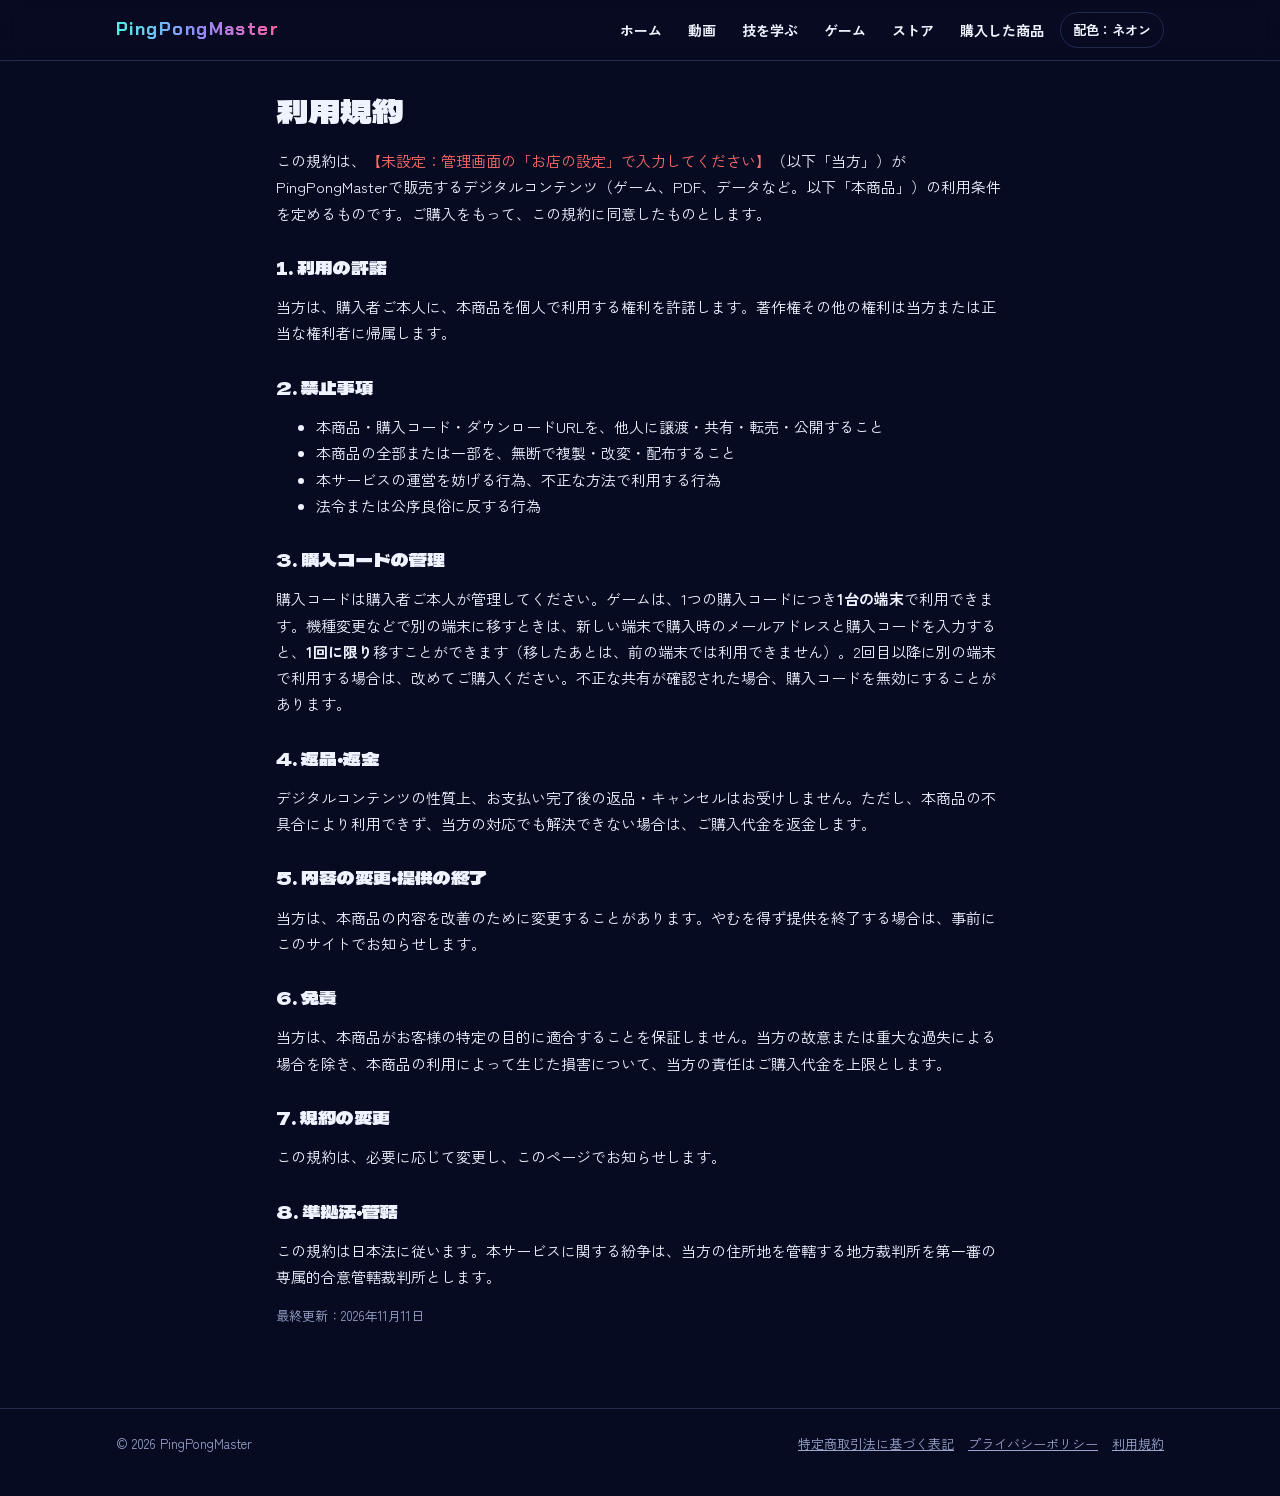
<file: legal/terms.html>
<!doctype html>
<html lang="ja" data-root="../">
<head>
<meta charset="utf-8">
<meta name="viewport" content="width=device-width,initial-scale=1,viewport-fit=cover">
<title>利用規約 | {shop}</title>
<meta name="theme-color" content="#070b22">
<link rel="preconnect" href="https://fonts.googleapis.com">
<link rel="stylesheet" href="https://fonts.googleapis.com/css2?family=Chakra+Petch:wght@500;700&family=Dela+Gothic+One&family=Zen+Kaku+Gothic+New:wght@500;700;900&display=swap">
<link rel="stylesheet" href="../style.css">
<script src="../config.js"></script>
<script src="../shop.js"></script>
</head>
<body>
<main class="wrap doc">
<h1>利用規約</h1>
<p>この規約は、<span data-v="seller"></span>（以下「当方」）が<span data-v="name"></span>で販売するデジタルコンテンツ（ゲーム、PDF、データなど。以下「本商品」）の利用条件を定めるものです。ご購入をもって、この規約に同意したものとします。</p>
<h2>1. 利用の許諾</h2>
<p>当方は、購入者ご本人に、本商品を個人で利用する権利を許諾します。著作権その他の権利は当方または正当な権利者に帰属します。</p>
<h2>2. 禁止事項</h2>
<ul>
<li>本商品・購入コード・ダウンロードURLを、他人に譲渡・共有・転売・公開すること</li>
<li>本商品の全部または一部を、無断で複製・改変・配布すること</li>
<li>本サービスの運営を妨げる行為、不正な方法で利用する行為</li>
<li>法令または公序良俗に反する行為</li>
</ul>
<h2>3. 購入コードの管理</h2>
<p>購入コードは購入者ご本人が管理してください。ゲームは、1つの購入コードにつき<strong>1台の端末</strong>で利用できます。機種変更などで別の端末に移すときは、新しい端末で購入時のメールアドレスと購入コードを入力すると、<strong>1回に限り</strong>移すことができます（移したあとは、前の端末では利用できません）。2回目以降に別の端末で利用する場合は、改めてご購入ください。不正な共有が確認された場合、購入コードを無効にすることがあります。</p>
<h2>4. 返品・返金</h2>
<p>デジタルコンテンツの性質上、お支払い完了後の返品・キャンセルはお受けしません。ただし、本商品の不具合により利用できず、当方の対応でも解決できない場合は、ご購入代金を返金します。</p>
<h2>5. 内容の変更・提供の終了</h2>
<p>当方は、本商品の内容を改善のために変更することがあります。やむを得ず提供を終了する場合は、事前にこのサイトでお知らせします。</p>
<h2>6. 免責</h2>
<p>当方は、本商品がお客様の特定の目的に適合することを保証しません。当方の故意または重大な過失による場合を除き、本商品の利用によって生じた損害について、当方の責任はご購入代金を上限とします。</p>
<h2>7. 規約の変更</h2>
<p>この規約は、必要に応じて変更し、このページでお知らせします。</p>
<h2>8. 準拠法・管轄</h2>
<p>この規約は日本法に従います。本サービスに関する紛争は、当方の住所地を管轄する地方裁判所を第一審の専属的合意管轄裁判所とします。</p>
<p class="note">最終更新：<span data-v="updated"></span></p>
<script>
document.querySelectorAll("[data-v]").forEach(el=>{const v=(window.SHOP||{})[el.dataset.v];if(v){el.textContent=v}else{el.textContent="【未設定：管理画面の「お店の設定」で入力してください】";el.classList.add("empty")}});
</script></main></body></html>
</file>
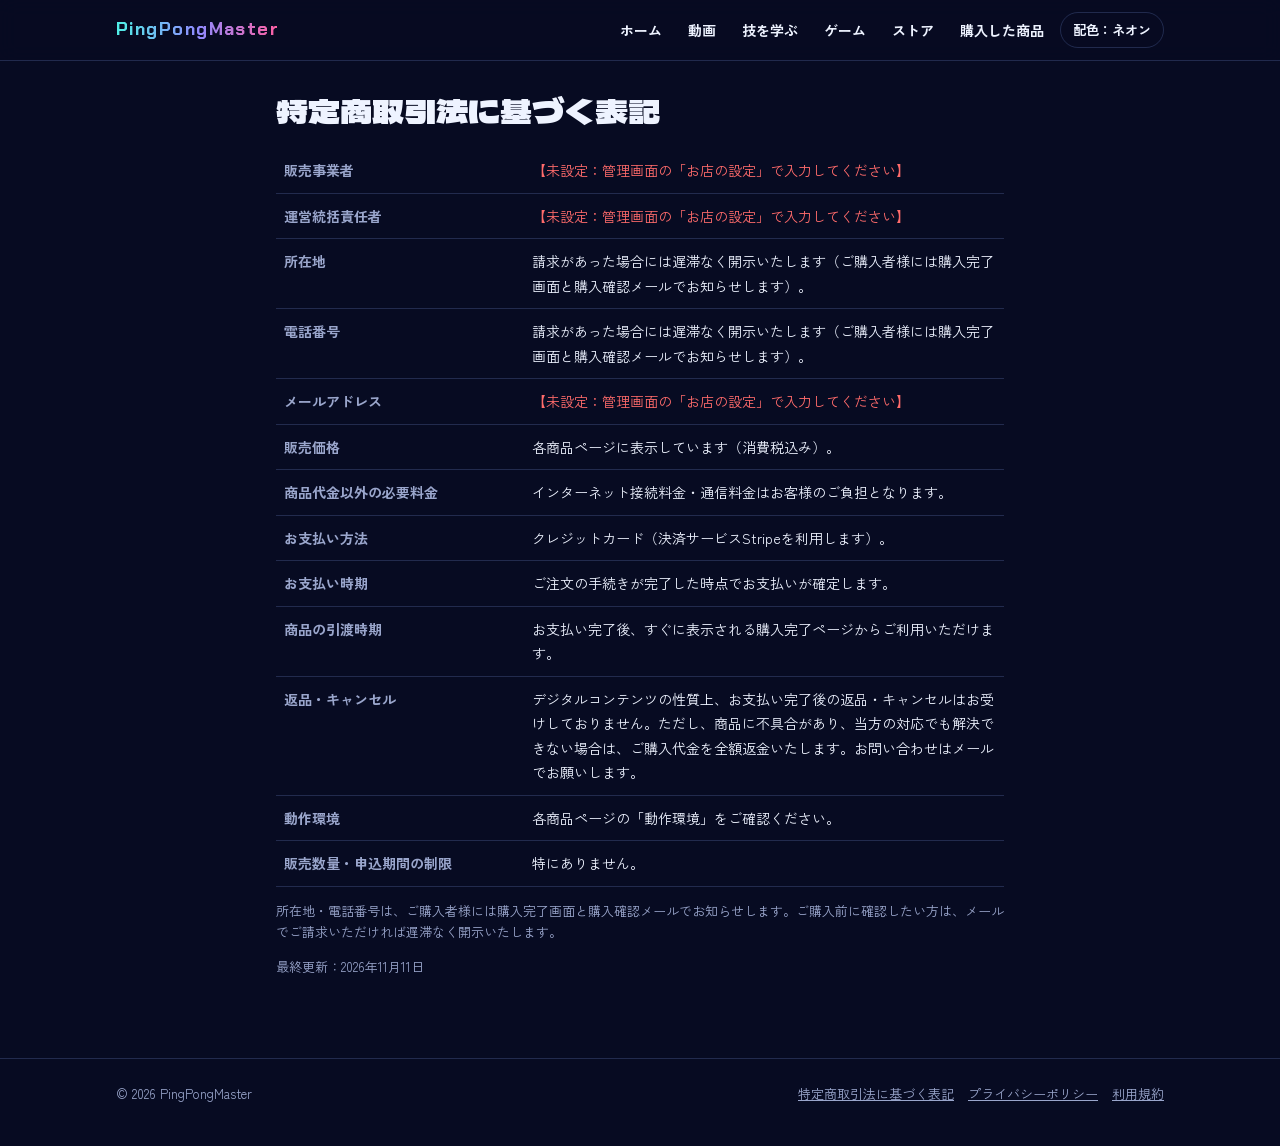
<file: legal/tokushoho.html>
<!doctype html>
<html lang="ja" data-root="../">
<head>
<meta charset="utf-8">
<meta name="viewport" content="width=device-width,initial-scale=1,viewport-fit=cover">
<title>特定商取引法に基づく表記 | {shop}</title>
<meta name="theme-color" content="#070b22">
<link rel="preconnect" href="https://fonts.googleapis.com">
<link rel="stylesheet" href="https://fonts.googleapis.com/css2?family=Chakra+Petch:wght@500;700&family=Dela+Gothic+One&family=Zen+Kaku+Gothic+New:wght@500;700;900&display=swap">
<link rel="stylesheet" href="../style.css">
<script src="../config.js"></script>
<script src="../shop.js"></script>
</head>
<body>
<main class="wrap doc">
<h1>特定商取引法に基づく表記</h1>
<table class="tbl">
<tr><th>販売事業者</th><td data-v="seller"></td></tr>
<tr><th>運営統括責任者</th><td data-v="manager"></td></tr>
<tr><th>所在地</th><td data-v="addressNote"></td></tr>
<tr><th>電話番号</th><td data-v="phoneNote"></td></tr>
<tr><th>メールアドレス</th><td data-v="email"></td></tr>
<tr><th>販売価格</th><td>各商品ページに表示しています（消費税込み）。</td></tr>
<tr><th>商品代金以外の必要料金</th><td>インターネット接続料金・通信料金はお客様のご負担となります。</td></tr>
<tr><th>お支払い方法</th><td>クレジットカード（決済サービスStripeを利用します）。</td></tr>
<tr><th>お支払い時期</th><td>ご注文の手続きが完了した時点でお支払いが確定します。</td></tr>
<tr><th>商品の引渡時期</th><td>お支払い完了後、すぐに表示される購入完了ページからご利用いただけます。</td></tr>
<tr><th>返品・キャンセル</th><td>デジタルコンテンツの性質上、お支払い完了後の返品・キャンセルはお受けしておりません。ただし、商品に不具合があり、当方の対応でも解決できない場合は、ご購入代金を全額返金いたします。お問い合わせはメールでお願いします。</td></tr>
<tr><th>動作環境</th><td>各商品ページの「動作環境」をご確認ください。</td></tr>
<tr><th>販売数量・申込期間の制限</th><td>特にありません。</td></tr>
</table>
<p class="note">所在地・電話番号は、ご購入者様には購入完了画面と購入確認メールでお知らせします。ご購入前に確認したい方は、メールでご請求いただければ遅滞なく開示いたします。</p>
<p class="note">最終更新：<span data-v="updated"></span></p>
<script>
document.querySelectorAll("[data-v]").forEach(el=>{const v=(window.SHOP||{})[el.dataset.v];if(v){el.textContent=v}else{el.textContent="【未設定：管理画面の「お店の設定」で入力してください】";el.classList.add("empty")}});
</script></main></body></html>
</file>
<file: style.css>
/* PingPongMaster — 2つの配色：紺×青緑（標準・ダーク）と、琉球（砂浜・海・ハイビスカス・ライト）。切替ボタンで data-skin を変える */
:root{
  color-scheme:dark;
  --bg:#070b22; --bg2:#0d1434; --card:#111a40; --line:rgba(140,170,255,.2);
  --ink:#eef3ff; --muted:#9aa6cc; --ao:#2fd9cf; --beni:#ff4f8b; --gold:#ffd25e; --ok:#4fe39a; --bad:#ff6b6b;
  --tint:var(--tint); --hdr:rgba(7,11,34,.86); --lead:#cfd8f6; --grad:linear-gradient(90deg,#20bfb6,#5a6cff); --logo:linear-gradient(90deg,#4ff0e6,#8f8bff 50%,#ff5fa2); --imgbg:linear-gradient(135deg,#14205a,#2a0f3a); --on-acc:#05121a;
  --f-disp:"Dela Gothic One","Zen Kaku Gothic New","Hiragino Sans",sans-serif;
  --f-body:"Zen Kaku Gothic New","Hiragino Sans","Noto Sans JP",sans-serif;
  --f-num:"Chakra Petch","Zen Kaku Gothic New",ui-monospace,sans-serif;
}
:root[data-skin="ryukyu"]{
  color-scheme:light;
  --bg:#fbf4e6; --bg2:#f3e7cf; --card:#ffffff; --line:rgba(16,60,90,.18);
  --ink:#13283a; --muted:#5b6977; --ao:#0a7f9f; --beni:#d8344c; --gold:#b87900; --ok:#1d8a52; --bad:#c0392b;
  --tint:rgba(10,127,159,.08); --hdr:rgba(251,244,230,.92); --lead:#33475a; --grad:linear-gradient(90deg,#0a7f9f,#d8344c); --logo:linear-gradient(90deg,#0a7f9f,#d8344c 60%,#e0a400); --imgbg:linear-gradient(135deg,#bfe6ef,#f6d9c7); --on-acc:#ffffff;
}
*{box-sizing:border-box}
[hidden]{display:none!important}
html{-webkit-text-size-adjust:100%}
body{margin:0;background:var(--bg);color:var(--ink);font-family:var(--f-body);font-size:15px;line-height:1.75}
a{color:var(--ao)}
img{max-width:100%;height:auto;display:block}
.wrap{max-width:1080px;margin:0 auto;padding-left:max(16px,env(safe-area-inset-left,0px));padding-right:max(16px,env(safe-area-inset-right,0px))}
header.site{position:sticky;top:0;z-index:20;background:var(--hdr);backdrop-filter:blur(10px);-webkit-backdrop-filter:blur(10px);border-bottom:1px solid var(--line)}
header.site .wrap{display:flex;align-items:center;gap:14px;min-height:60px;flex-wrap:wrap}
.logo{font-family:var(--f-num);font-weight:700;font-size:18px;letter-spacing:.08em;color:var(--ink);text-decoration:none;background:var(--logo);-webkit-background-clip:text;background-clip:text;color:transparent}
nav.links{margin-left:auto;display:flex;gap:6px;flex-wrap:wrap}
nav.links a{color:var(--ink);text-decoration:none;font-size:14px;font-weight:700;padding:6px 10px;border-radius:10px}
nav.links a:hover{background:var(--tint)}
nav.links a.line{background:#06c755;color:#fff}
h1,h2,h3{text-wrap:balance;line-height:1.35}
h1{font-family:var(--f-disp);font-weight:400;font-size:clamp(28px,6vw,44px);margin:0}
h2{font-family:var(--f-disp);font-weight:400;font-size:clamp(20px,4vw,26px);margin:0}
h3{font-size:16px;margin:0}
.eyebrow{font-family:var(--f-num);font-weight:700;letter-spacing:.24em;font-size:11px;color:var(--ao);text-transform:uppercase}
.muted{color:var(--muted)}
.hero{padding-block:36px 28px;display:grid;grid-template-columns:minmax(0,1.1fr) minmax(0,1fr);gap:28px;align-items:center}
@media (max-width:820px){.hero{grid-template-columns:1fr}}
.hero p.lead{font-size:16px;color:var(--lead);margin:12px 0 18px;max-width:34em}
.hero .shot{border-radius:18px;overflow:hidden;border:1px solid var(--line);box-shadow:0 20px 60px rgba(60,90,255,.25)}
.btn{display:inline-flex;align-items:center;justify-content:center;gap:8px;border:1px solid var(--line);background:var(--tint);color:var(--ink);border-radius:12px;padding:12px 18px;font:inherit;font-weight:700;text-decoration:none;cursor:pointer}
.btn.pri{background:var(--grad);border-color:transparent;color:#fff}
.btn.line{background:#06c755;border-color:#06c755;color:#fff}
.btn.sm{padding:6px 12px;font-size:13px;min-height:0}
.btn.big{padding:15px 22px;font-size:17px}
.btn:disabled,.btn[aria-disabled="true"]{opacity:.5;cursor:default}
.btn:focus-visible,a:focus-visible,input:focus-visible{outline:2px solid var(--ao);outline-offset:2px}
.row{display:flex;gap:10px;flex-wrap:wrap;align-items:center}
.tabs{display:flex;gap:8px;flex-wrap:wrap;margin-block:6px 18px}
.tabs button{border:1px solid var(--line);background:transparent;color:var(--ink);border-radius:99px;padding:7px 14px;font:inherit;font-size:14px;font-weight:700;cursor:pointer}
.tabs button[aria-pressed="true"]{background:var(--ao);color:var(--on-acc);border-color:var(--ao)}
.grid{display:grid;grid-template-columns:repeat(auto-fill,minmax(250px,1fr));gap:16px}
.card{background:var(--card);border:1px solid var(--line);border-radius:16px;overflow:hidden;display:flex;flex-direction:column;text-decoration:none;color:var(--ink);min-width:0}
.card .img{aspect-ratio:16/9;background:var(--imgbg);display:grid;place-items:center;max-width:100%}
.card .img img{width:100%;height:100%;object-fit:cover}
.card .body{padding:14px;display:flex;flex-direction:column;gap:6px;flex:1}
.card .cat{font-size:12px;color:var(--muted)}
.card .t{font-weight:900;font-size:16px}
.card .p{font-family:var(--f-num);font-weight:700;font-size:18px;color:var(--gold);margin-top:auto}
.card.soon{opacity:.75}
.card.soon .img{font-family:var(--f-disp);font-size:20px;color:var(--muted)}
section.block{padding-block:28px;border-top:1px solid var(--line)}
.steps{display:grid;grid-template-columns:repeat(3,minmax(0,1fr));gap:14px;margin-top:14px}
@media (max-width:720px){.steps{grid-template-columns:1fr}}
.steps div{background:var(--bg2);border:1px solid var(--line);border-radius:14px;padding:14px}
.steps b{font-family:var(--f-num);color:var(--ao)}
footer.site{border-top:1px solid var(--line);margin-top:40px;padding-block:24px 40px;font-size:13px;color:var(--muted)}
footer.site .wrap{display:flex;gap:16px;flex-wrap:wrap;justify-content:space-between}
footer.site nav{display:flex;gap:14px;flex-wrap:wrap}
footer.site a{color:var(--muted)}
/* item */
.item{display:grid;grid-template-columns:minmax(0,1.15fr) minmax(0,1fr);gap:28px;padding-block:28px}
@media (max-width:860px){.item{grid-template-columns:1fr}}
.item .media{border-radius:16px;overflow:hidden;border:1px solid var(--line)}
.buybox{background:var(--card);border:1px solid var(--line);border-radius:16px;padding:18px;display:flex;flex-direction:column;gap:12px;align-self:start;position:sticky;top:76px}
@media (max-width:860px){.buybox{position:static}}
.price{font-family:var(--f-num);font-weight:700;font-size:34px;color:var(--gold);line-height:1}
.price small{font-family:var(--f-body);font-size:13px;color:var(--muted);font-weight:500;margin-left:6px}
ul.points{margin:0;padding-left:1.2em;display:flex;flex-direction:column;gap:4px}
.note{font-size:13px;color:var(--muted);line-height:1.65}
.notice{font-size:13px;background:rgba(255,210,94,.08);border:1px solid rgba(255,210,94,.35);border-radius:12px;padding:10px 12px}
.desc{white-space:pre-wrap;max-width:40em}
/* doc pages */
.doc{max-width:760px;padding-block:28px}
.doc h1{font-size:clamp(24px,5vw,32px);margin-bottom:16px}
.doc h2{font-size:18px;margin-top:28px}
.tbl{width:100%;border-collapse:collapse;font-size:14px}
.tbl th,.tbl td{border-bottom:1px solid var(--line);padding:10px 8px;text-align:left;vertical-align:top}
.tbl th{width:34%;color:var(--muted);font-weight:700}
@media (max-width:560px){.tbl th,.tbl td{display:block;width:auto}.tbl th{border-bottom:0;padding-bottom:0}}
.empty{color:var(--bad)}
.panel{background:var(--card);border:1px solid var(--line);border-radius:16px;padding:18px;display:flex;flex-direction:column;gap:12px}
.code{font-family:var(--f-num);font-size:15px;background:var(--tint);border:1px dashed var(--line);border-radius:10px;padding:10px 12px;word-break:break-all;user-select:all}
input[type=text],input[type=email]{font:inherit;color:var(--ink);background:var(--tint);border:1px solid var(--line);border-radius:10px;padding:10px 12px;width:100%}
label.f{display:flex;flex-direction:column;gap:6px;font-size:13px;font-weight:700;color:var(--muted)}
.status{font-size:14px;min-height:1.4em}
.status.err{color:var(--bad)}
.status.ok{color:var(--ok)}

/* portal */
.skin{border:1px solid var(--line);background:var(--tint);color:var(--ink);border-radius:99px;padding:6px 12px;font:inherit;font-size:13px;font-weight:700;cursor:pointer;white-space:nowrap}
.menu-btn{display:none;border:1px solid var(--line);background:var(--tint);color:var(--ink);border-radius:10px;padding:6px 10px;font:inherit;font-weight:700;cursor:pointer}
@media (max-width:760px){.menu-btn{display:inline-flex;margin-left:auto}nav.links{display:none;width:100%;margin-left:0;padding-bottom:10px}nav.links.open{display:flex}nav.links a{flex:1 1 40%;background:var(--tint)}}
.portal-hero{padding-block:44px 30px;display:grid;grid-template-columns:minmax(0,1fr) minmax(0,1fr);gap:28px;align-items:center}
@media (max-width:820px){.portal-hero{grid-template-columns:1fr;padding-block:28px 20px}}
.portal-hero h1{font-size:clamp(32px,7vw,58px);line-height:1.15}
.portal-hero h1 span{background:var(--logo);-webkit-background-clip:text;background-clip:text;color:transparent}
.portal-hero .lead{font-size:16px;color:var(--lead);margin:14px 0 20px;max-width:32em}
.hub{display:grid;grid-template-columns:repeat(4,minmax(0,1fr));gap:12px;margin-top:6px}
@media (max-width:900px){.hub{grid-template-columns:repeat(2,minmax(0,1fr))}}
.hub a{background:var(--card);border:1px solid var(--line);border-radius:16px;padding:16px;text-decoration:none;color:var(--ink);display:flex;flex-direction:column;gap:4px;min-width:0}
.hub a b{font-family:var(--f-disp);font-weight:400;font-size:18px}
.hub a span{font-size:13px;color:var(--muted)}
.hub a small{font-family:var(--f-num);font-size:10px;letter-spacing:.2em;color:var(--ao)}
.sec-head{display:flex;align-items:flex-end;justify-content:space-between;gap:12px;flex-wrap:wrap;margin-bottom:14px}
.techs{display:grid;grid-template-columns:repeat(auto-fill,minmax(230px,1fr));gap:12px}
.tech{background:var(--card);border:1px solid var(--line);border-radius:14px;padding:14px;display:flex;flex-direction:column;gap:6px;min-width:0}
.tech .k{font-family:var(--f-num);font-size:11px;letter-spacing:.14em;color:var(--ao)}
.tech b{font-size:17px}
.tech p{margin:0;font-size:14px;color:var(--lead)}
.tech dl{margin:4px 0 0;display:grid;grid-template-columns:auto minmax(0,1fr);gap:4px 10px;font-size:13px}
.tech dt{color:var(--muted);font-weight:700}
.tech dd{margin:0}
.news{display:flex;flex-direction:column}
.news a,.news div{display:grid;grid-template-columns:7.5em minmax(0,1fr);gap:12px;padding:12px 0;border-top:1px solid var(--line);color:var(--ink);text-decoration:none}
.news time{font-family:var(--f-num);color:var(--muted);font-size:13px;font-variant-numeric:tabular-nums}
.social{display:flex;gap:8px;flex-wrap:wrap}
.chip{display:inline-block;font-size:12px;font-weight:700;padding:2px 10px;border-radius:99px;border:1px solid var(--line);color:var(--muted)}
.band{background:var(--bg2);border-block:1px solid var(--line)}
nav.links a[aria-current="page"]{color:var(--ao)}
</file>
